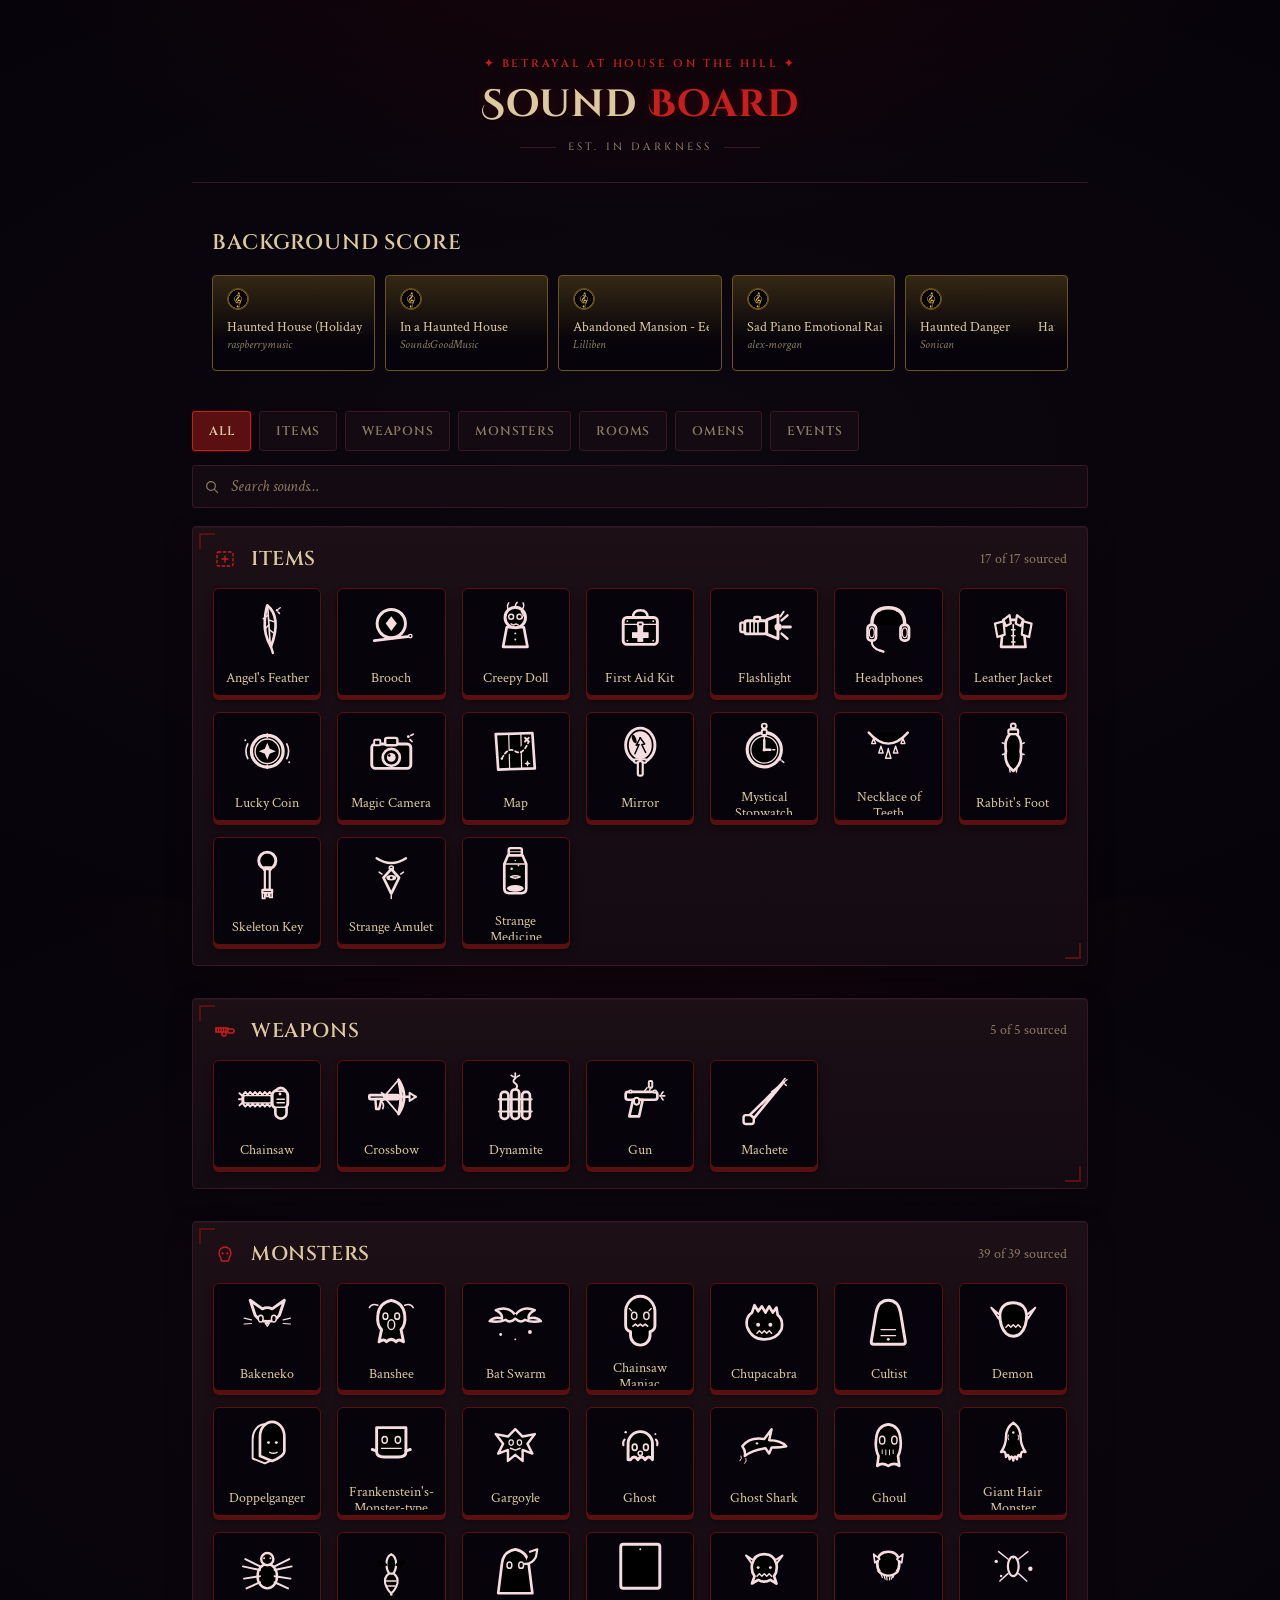
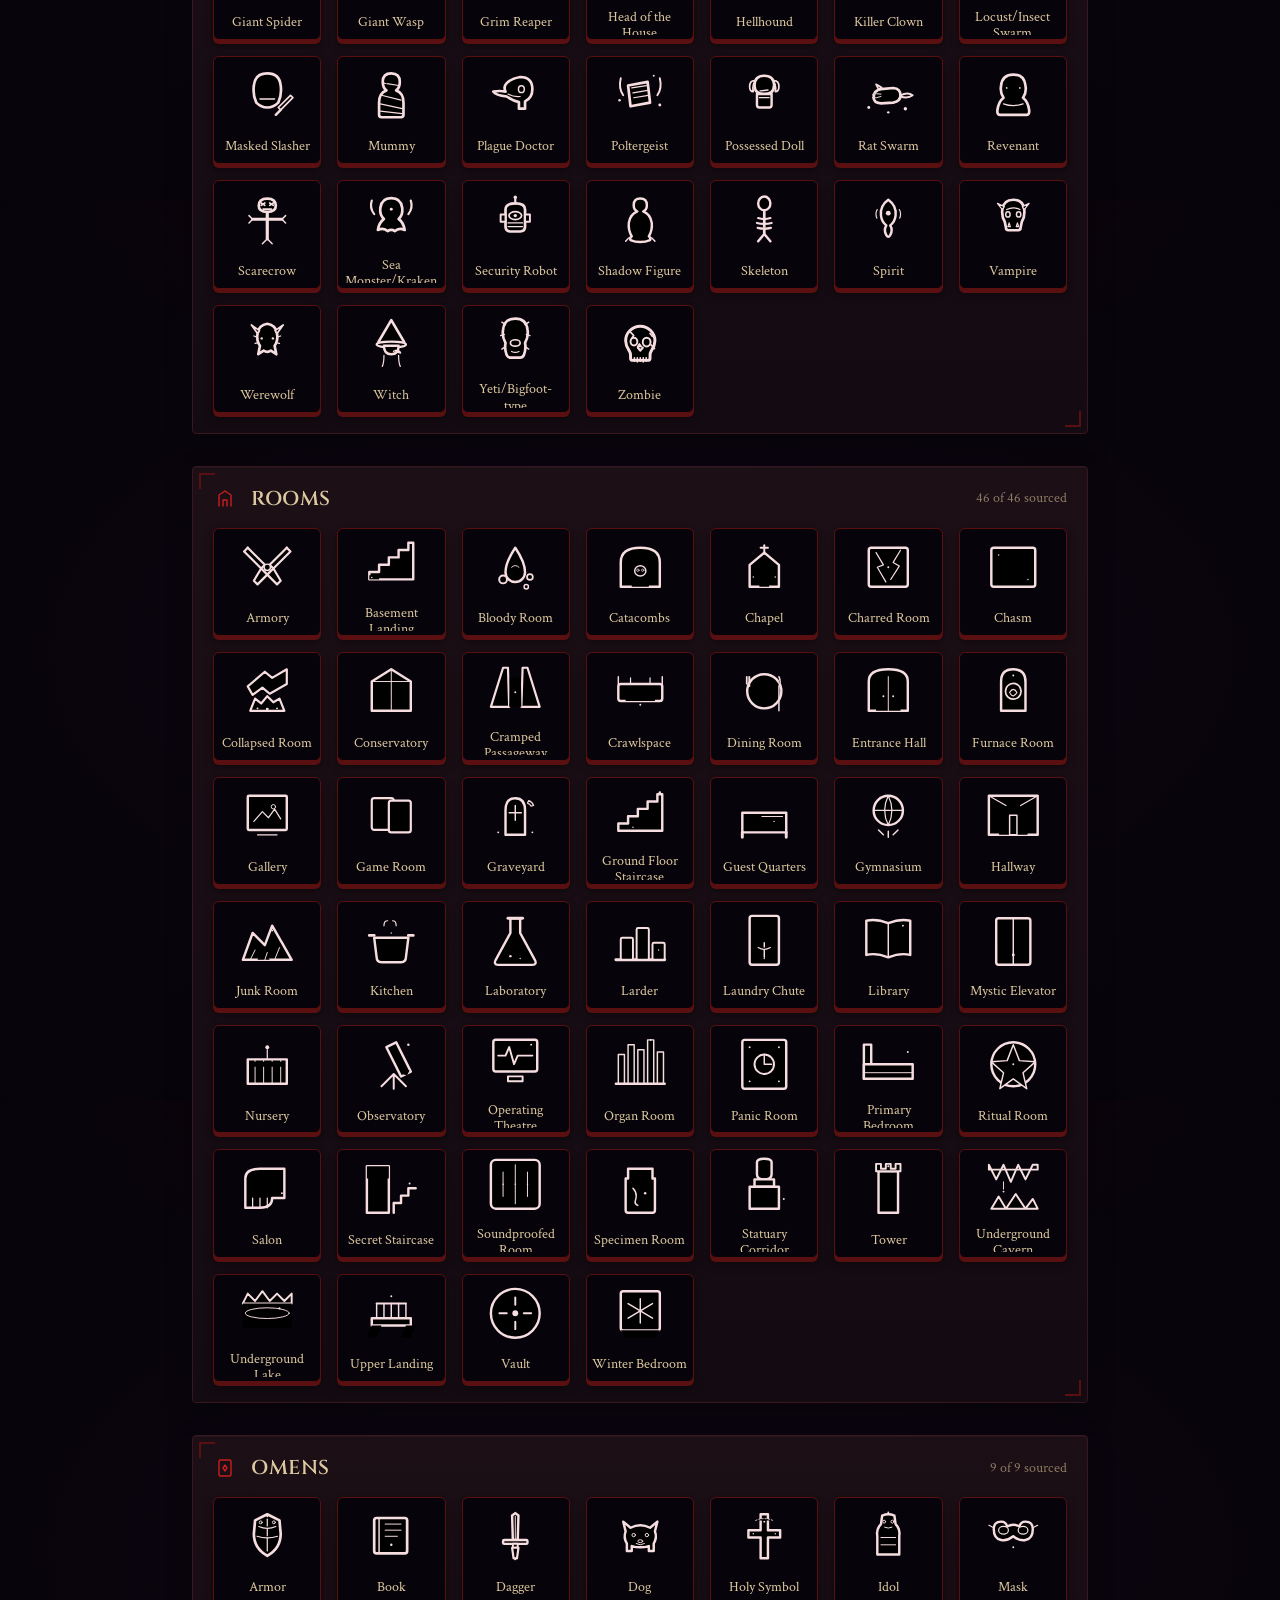
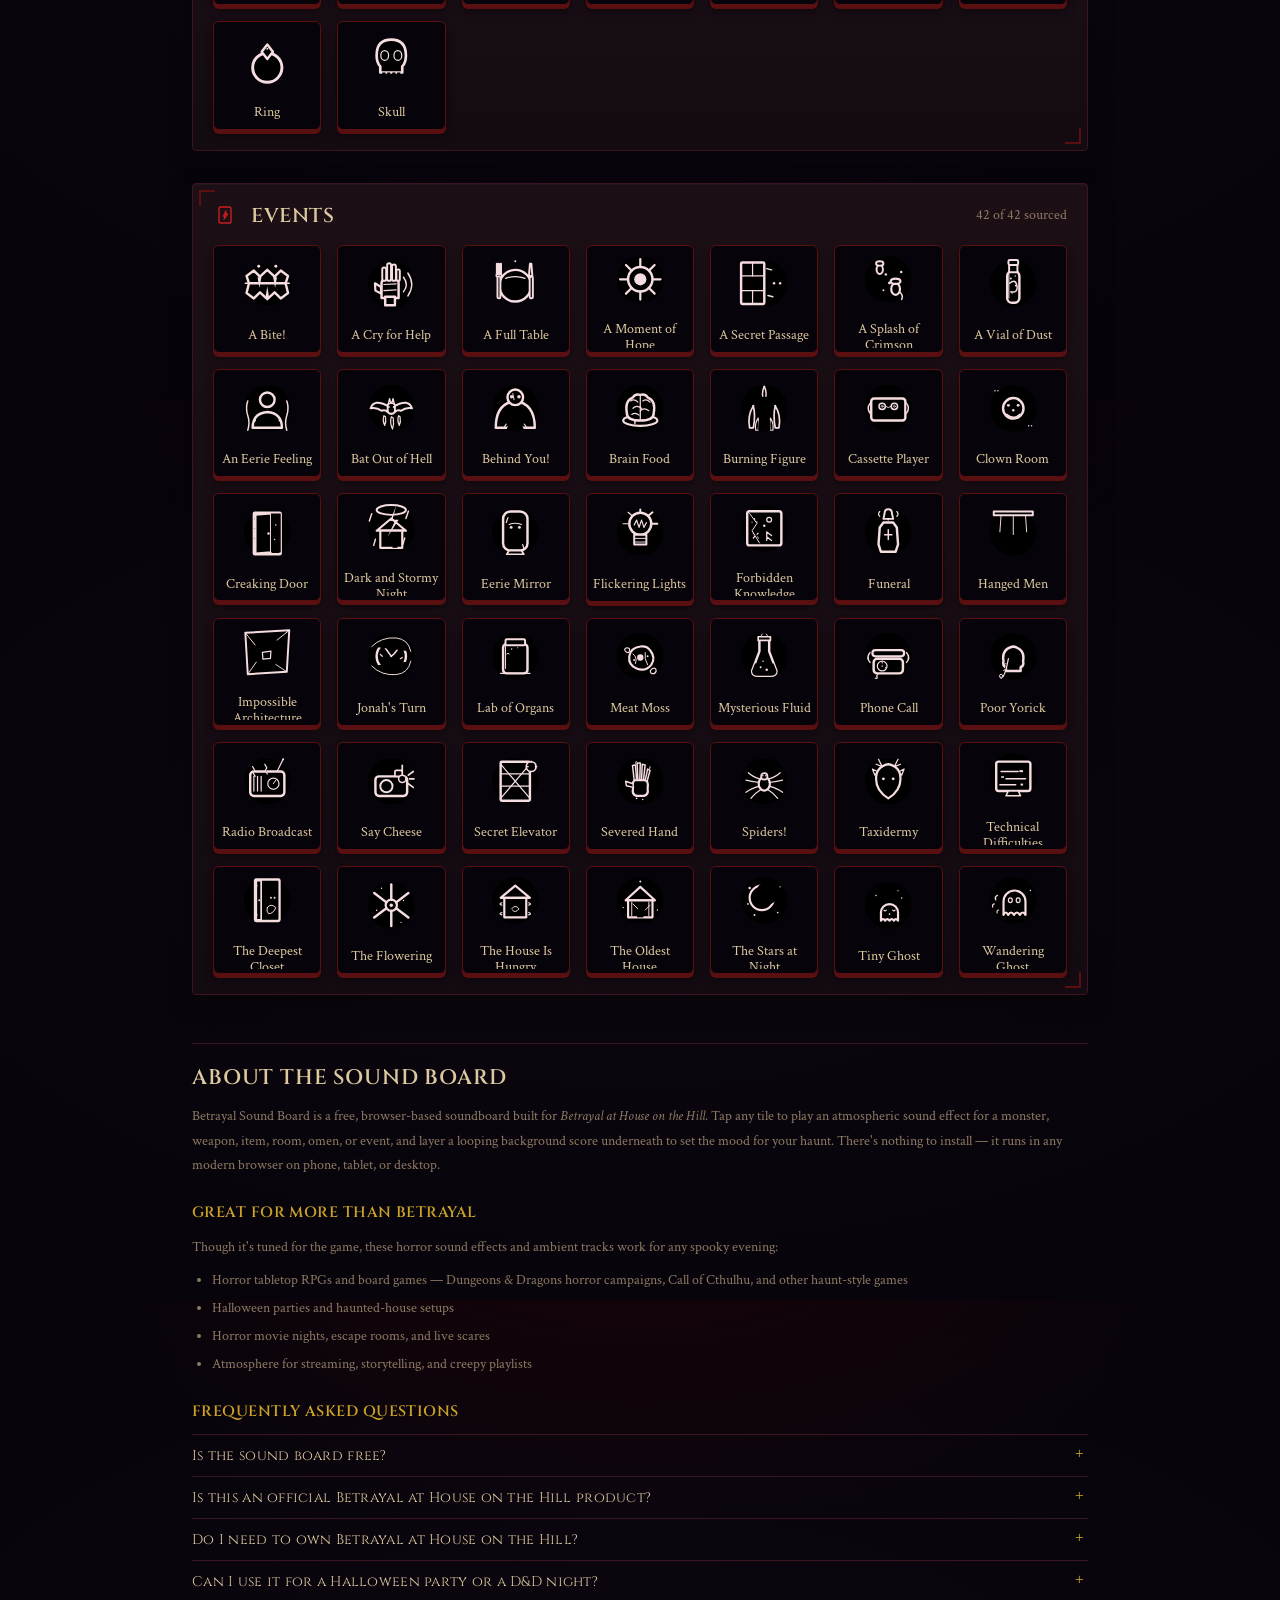
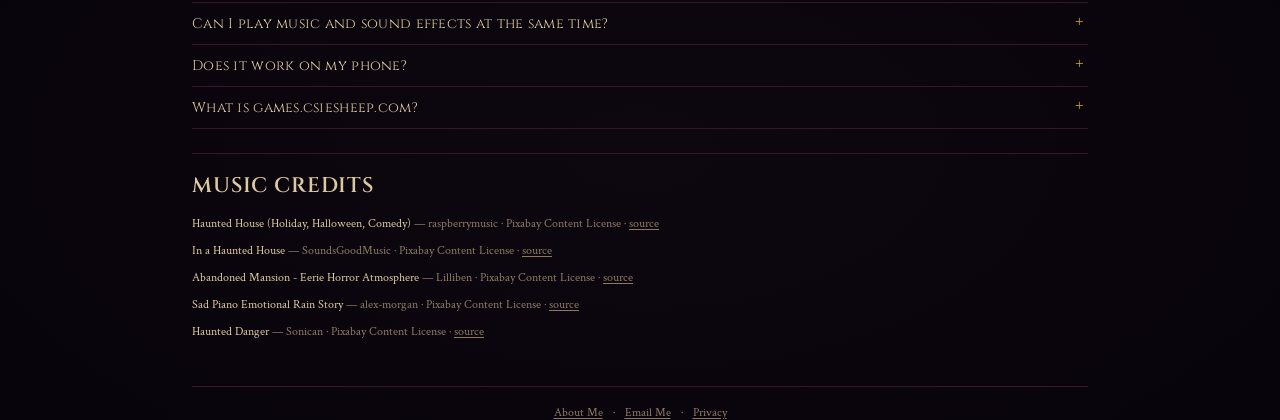
<file: index.html>
<!DOCTYPE html>
<html lang="en">
<head>
  <meta charset="UTF-8">
  <meta name="viewport" content="width=device-width, initial-scale=1.0">

  <!-- Google tag (gtag.js) -->
  <script async src="https://www.googletagmanager.com/gtag/js?id=G-Q4VS3P3T58"></script>
  <script>
    window.dataLayer = window.dataLayer || [];
    function gtag(){dataLayer.push(arguments);}
    gtag('js', new Date());

    gtag('config', 'G-Q4VS3P3T58');
  </script>
  <meta name="google-site-verification" content="H9yxS0g8GT9Xgk5vbxZVVi18vbkw7nSJnt7ozOyUka4" />

  <title>Betrayal at House on the Hill Soundboard — Monster, Weapon &amp; Room Sound Effects</title>
  <meta name="description" content="Free soundboard for Betrayal at House on the Hill: atmospheric sound effects and music for monsters, weapons, items, rooms, omens, and events.">
  <link rel="canonical" href="https://games.csiesheep.com/betrayal_sound_board/">
  <meta name="theme-color" content="#06030a">

  <!-- Icons -->
  <link rel="icon" href="favicon.svg" type="image/svg+xml">

  <!-- Open Graph -->
  <meta property="og:type" content="website">
  <meta property="og:site_name" content="Betrayal Sound Board">
  <meta property="og:title" content="Betrayal at House on the Hill Soundboard">
  <meta property="og:description" content="Atmospheric sound effects and background music for your haunt — monsters, weapons, items, rooms, omens, and events. Free, right in your browser.">
  <meta property="og:url" content="https://games.csiesheep.com/betrayal_sound_board/">
  <meta property="og:image" content="https://games.csiesheep.com/betrayal_sound_board/og-image.png">
  <meta property="og:image:type" content="image/png">
  <meta property="og:image:width" content="1200">
  <meta property="og:image:height" content="630">
  <meta property="og:image:alt" content="Betrayal at House on the Hill Sound Board">

  <!-- Twitter -->
  <meta name="twitter:card" content="summary_large_image">
  <meta name="twitter:title" content="Betrayal at House on the Hill Soundboard">
  <meta name="twitter:description" content="Atmospheric sound effects and background music for your haunt — monsters, weapons, items, rooms, omens, and events.">
  <meta name="twitter:image" content="https://games.csiesheep.com/betrayal_sound_board/og-image.png">

  <link rel="preconnect" href="https://fonts.googleapis.com">
  <link rel="preconnect" href="https://fonts.gstatic.com" crossorigin>
  <link href="https://fonts.googleapis.com/css2?family=Cinzel+Decorative:wght@400;700;900&family=Cinzel:wght@400;500;600;700&family=Crimson+Text:ital,wght@0,400;0,600;1,400&display=swap" rel="stylesheet">
  <link rel="stylesheet" href="css/style.css">

  <!-- Structured data -->
  <script type="application/ld+json">
  {
    "@context": "https://schema.org",
    "@graph": [
      {
        "@type": "WebSite",
        "@id": "https://games.csiesheep.com/betrayal_sound_board/#website",
        "url": "https://games.csiesheep.com/betrayal_sound_board/",
        "name": "Betrayal Sound Board",
        "description": "A free soundboard for Betrayal at House on the Hill.",
        "inLanguage": "en",
        "potentialAction": {
          "@type": "SearchAction",
          "target": {
            "@type": "EntryPoint",
            "urlTemplate": "https://games.csiesheep.com/betrayal_sound_board/?q={search_term_string}"
          },
          "query-input": "required name=search_term_string"
        }
      },
      {
        "@type": "WebApplication",
        "@id": "https://games.csiesheep.com/betrayal_sound_board/#app",
        "url": "https://games.csiesheep.com/betrayal_sound_board/",
        "name": "Betrayal Sound Board",
        "description": "Atmospheric sound effects and background music for Betrayal at House on the Hill — monsters, weapons, items, rooms, omens, and events.",
        "applicationCategory": "GameApplication",
        "operatingSystem": "Any (modern web browser)",
        "browserRequirements": "Requires JavaScript",
        "isAccessibleForFree": true,
        "offers": { "@type": "Offer", "price": "0", "priceCurrency": "USD" },
        "about": { "@type": "Game", "name": "Betrayal at House on the Hill" }
      }
    ]
  }
  </script>

  <!-- Google AdSense -->
  <script async src="https://pagead2.googlesyndication.com/pagead/js/adsbygoogle.js?client=ca-pub-1718750784240290"
     crossorigin="anonymous"></script>
</head>
<body>
  <h2 class="sr-only">Betrayal Sound Board: a soundboard for the Betrayal at House on the Hill board game, with searchable category tabs and image buttons for each sound effect.</h2>

  <!-- Static catalog: crawlable fallback of every element, mirroring the
       JavaScript-rendered board (shown only when JS is disabled). -->
  <noscript>
    <section class="static-catalog">
      <h2>Betrayal at House on the Hill — sound effects &amp; music</h2>
      <p>This soundboard plays atmospheric sound effects and background music for <em>Betrayal at House on the Hill</em>. JavaScript is required for playback. It covers the following elements from the game:</p>

      <h3>Item sound effects</h3>
      <p>Angel's Feather, Brooch, Creepy Doll, First Aid Kit, Flashlight, Headphones, Leather Jacket, Lucky Coin, Magic Camera, Map, Mirror, Mystical Stopwatch, Necklace of Teeth, Rabbit's Foot, Skeleton Key, Strange Amulet, Strange Medicine.</p>

      <h3>Weapon sound effects</h3>
      <p>Chainsaw, Crossbow, Dynamite, Gun, Machete.</p>

      <h3>Monster sound effects</h3>
      <p>Bakeneko, Banshee, Bat Swarm, Chainsaw Maniac, Chupacabra, Cultist, Demon, Doppelganger, Frankenstein's-Monster-type Creation, Gargoyle, Ghost, Ghost Shark, Ghoul, Giant Hair Monster, Giant Spider, Giant Wasp, Grim Reaper, Head of the House, Hellhound, Killer Clown, Locust/Insect Swarm, Masked Slasher, Mummy, Plague Doctor, Poltergeist, Possessed Doll, Rat Swarm, Revenant, Scarecrow, Sea Monster/Kraken, Security Robot, Shadow Figure, Skeleton, Spirit, Vampire, Werewolf, Witch, Yeti/Bigfoot-type, Zombie.</p>

      <h3>Room sound effects</h3>
      <p>Armory, Basement Landing, Bloody Room, Catacombs, Chapel, Charred Room, Chasm, Collapsed Room, Conservatory, Cramped Passageway, Crawlspace, Dining Room, Entrance Hall, Furnace Room, Gallery, Game Room, Graveyard, Ground Floor Staircase, Guest Quarters, Gymnasium, Hallway, Junk Room, Kitchen, Laboratory, Larder, Laundry Chute, Library, Mystic Elevator, Nursery, Observatory, Operating Theatre, Organ Room, Panic Room, Primary Bedroom, Ritual Room, Salon, Secret Staircase, Soundproofed Room, Specimen Room, Statuary Corridor, Tower, Underground Cavern, Underground Lake, Upper Landing, Vault, Winter Bedroom.</p>

      <h3>Omen sound effects</h3>
      <p>Armor, Book, Dagger, Dog, Holy Symbol, Idol, Mask, Ring, Skull.</p>

      <h3>Event sound effects</h3>
      <p>A Bite!, A Cry for Help, A Full Table, A Moment of Hope, A Secret Passage, A Splash of Crimson, A Vial of Dust, An Eerie Feeling, Bat Out of Hell, Behind You!, Brain Food, Burning Figure, Cassette Player, Clown Room, Creaking Door, Dark and Stormy Night, Eerie Mirror, Flickering Lights, Forbidden Knowledge, Funeral, Hanged Men, Impossible Architecture, Jonah's Turn, Lab of Organs, Meat Moss, Mysterious Fluid, Phone Call, Poor Yorick, Radio Broadcast, Say Cheese, Secret Elevator, Severed Hand, Spiders!, Taxidermy, Technical Difficulties, The Deepest Closet, The Flowering, The House Is Hungry, The Oldest House, The Stars at Night, Tiny Ghost, Wandering Ghost.</p>
    </section>
  </noscript>

  <div class="wrap">
    <header class="hero">
      <p class="title-eyebrow">✦ Betrayal at House on the Hill ✦</p>
      <h1>Sound <span class="title-accent">Board</span></h1>
      <p class="title-tagline"><span class="tagline-rule"></span>Est. in Darkness<span class="tagline-rule"></span></p>
    </header>

    <section class="music-panel" aria-label="Background Score">
      <div class="music-panel-head">
        <h2 class="section-title">Background Score</h2>
        <div class="music-player" id="music-player">
          <span class="music-now sr-only" id="music-now"></span>
          <svg class="music-vol-icon" aria-hidden="true"><use href="#i-volume"></use></svg>
          <input type="range" class="music-volume" id="music-volume" min="0" max="1" step="0.01" value="0.5" aria-label="Music volume">
          <button type="button" class="music-stop" id="music-stop" aria-label="Stop music">
            <svg><use href="#i-close"></use></svg>
          </button>
        </div>
      </div>
      <div class="music-tracks" id="music-tracks">
        <!-- rendered by js/app.js from data/music.json -->
      </div>
    </section>

    <div class="board-controls">
      <div class="tabs" id="category-tabs" role="tablist" aria-label="Filter by category">
        <!-- rendered by js/app.js from data/catalog.json -->
      </div>
      <div class="search-wrap">
        <svg class="search-icon" aria-hidden="true"><use href="#i-search"></use></svg>
        <input type="search" id="search-input" class="search-input" placeholder="Search sounds…" aria-label="Search sounds">
        <button type="button" id="search-clear" class="search-clear" aria-label="Clear search" hidden>
          <svg><use href="#i-close"></use></svg>
        </button>
      </div>
    </div>

    <main class="categories" id="categories">
      <!-- rendered by js/app.js from data/catalog.json + data/sounds.json -->
    </main>

    <p class="no-results" id="no-results" hidden>No sounds found for "<span id="no-results-term"></span>"</p>

    <section class="about" aria-labelledby="about-title">
      <h2 class="section-title" id="about-title">About the Sound Board</h2>
      <p>Betrayal Sound Board is a free, browser-based soundboard built for
        <em>Betrayal at House on the Hill</em>. Tap any tile to play an
        atmospheric sound effect for a monster, weapon, item, room, omen, or
        event, and layer a looping background score underneath to set the mood
        for your haunt. There's nothing to install — it runs in any modern
        browser on phone, tablet, or desktop.</p>

      <h3 class="about-subtitle">Great for more than Betrayal</h3>
      <p>Though it's tuned for the game, these horror sound effects and
        ambient tracks work for any spooky evening:</p>
      <ul class="about-uses">
        <li>Horror tabletop RPGs and board games — Dungeons &amp; Dragons
          horror campaigns, Call of Cthulhu, and other haunt-style games</li>
        <li>Halloween parties and haunted-house setups</li>
        <li>Horror movie nights, escape rooms, and live scares</li>
        <li>Atmosphere for streaming, storytelling, and creepy playlists</li>
      </ul>

      <h3 class="about-subtitle">Frequently asked questions</h3>
      <div class="faq">
        <details>
          <summary>Is the sound board free?</summary>
          <p>Yes — it's completely free, with no account, sign-up, or download
            required. Just open the page and play.</p>
        </details>
        <details>
          <summary>Is this an official Betrayal at House on the Hill product?</summary>
          <p>No. This is an unofficial fan project, not affiliated with or
            endorsed by Hasbro / Avalon Hill. Betrayal at House on the Hill is
            a trademark of Hasbro, Inc.</p>
        </details>
        <details>
          <summary>Do I need to own Betrayal at House on the Hill?</summary>
          <p>No. It's organized around the game's monsters, rooms, and events,
            but the sounds stand on their own for any horror atmosphere.</p>
        </details>
        <details>
          <summary>Can I use it for a Halloween party or a D&amp;D night?</summary>
          <p>Absolutely. Trigger one-shot sound effects on demand and loop a
            background score for parties, tabletop RPGs, or horror movie nights.</p>
        </details>
        <details>
          <summary>Can I play music and sound effects at the same time?</summary>
          <p>Yes. The background score loops continuously while you tap
            individual sound-effect tiles over the top of it.</p>
        </details>
        <details>
          <summary>Does it work on my phone?</summary>
          <p>Yes — the board works in any modern mobile or desktop browser,
            no app needed.</p>
        </details>
        <details>
          <summary>What is games.csiesheep.com?</summary>
          <p>This soundboard is one of several free browser games and tools at
            <a href="https://games.csiesheep.com/">games.csiesheep.com</a>, a
            small hub of hobby projects.</p>
        </details>
      </div>
    </section>

    <section class="credits" aria-label="Music credits">
      <h2 class="section-title">Music Credits</h2>
      <ul class="credits-list" id="music-credits">
        <!-- rendered by js/app.js from data/music.json -->
      </ul>
    </section>

    <div class="ad-slot">
      <!-- square bottom -->
      <ins class="adsbygoogle"
           style="display:block"
           data-ad-client="ca-pub-1718750784240290"
           data-ad-slot="4929405343"
           data-ad-format="auto"
           data-full-width-responsive="true"></ins>
      <script>
           (adsbygoogle = window.adsbygoogle || []).push({});
      </script>
    </div>

    <footer class="site-footer">
      <a href="https://csiesheep.com" target="_blank" rel="noopener">About Me</a>
      <span class="site-footer-sep" aria-hidden="true">·</span>
      <a href="mailto:csiegoat@gmail.com">Email Me</a>
      <span class="site-footer-sep" aria-hidden="true">·</span>
      <a href="https://csiesheep.com/privacy-policy/" target="_blank" rel="noopener">Privacy</a>
    </footer>
  </div>

  <svg style="display:none" aria-hidden="true">
    <defs>
      <symbol id="i-close" viewBox="0 0 24 24" fill="none" stroke="currentColor" stroke-width="2" stroke-linecap="round"><line x1="5" y1="5" x2="19" y2="19"/><line x1="19" y1="5" x2="5" y2="19"/></symbol>
      <symbol id="i-chevron" viewBox="0 0 24 24" fill="none" stroke="currentColor" stroke-width="2" stroke-linecap="round" stroke-linejoin="round"><polyline points="6 9 12 15 18 9"/></symbol>
      <symbol id="i-volume" viewBox="0 0 24 24" fill="none" stroke="currentColor" stroke-width="1.6" stroke-linecap="round" stroke-linejoin="round"><path d="M4 10v4h4l5 4V6l-5 4Z"/><path d="M16.5 9a4.5 4.5 0 0 1 0 6"/></symbol>
      <symbol id="i-link" viewBox="0 0 24 24" fill="none" stroke="currentColor" stroke-width="1.6" stroke-linecap="round" stroke-linejoin="round"><path d="M10 14a4 4 0 0 0 5.7 0l2.6-2.6a4 4 0 0 0-5.7-5.7L11 7"/><path d="M14 10a4 4 0 0 0-5.7 0L5.7 12.6a4 4 0 0 0 5.7 5.7L13 17"/></symbol>
      <symbol id="i-search" viewBox="0 0 24 24" fill="none" stroke="currentColor" stroke-width="1.8" stroke-linecap="round" stroke-linejoin="round"><circle cx="10.5" cy="10.5" r="6.5"/><line x1="15.3" y1="15.3" x2="20.5" y2="20.5"/></symbol>

      <symbol id="i-placeholder" viewBox="0 0 24 24" fill="none" stroke="currentColor" stroke-width="1.3" stroke-linecap="round" stroke-linejoin="round">
        <rect x="4" y="5" width="16" height="14" rx="1.5" stroke-dasharray="2.5 2.5"/>
        <line x1="12" y1="9" x2="12" y2="15"/>
        <line x1="9" y1="12" x2="15" y2="12"/>
      </symbol>

      <symbol id="i-cat-weapon" viewBox="0 0 24 24" fill="none" stroke="currentColor" stroke-width="1.4" stroke-linecap="round" stroke-linejoin="round">
        <path d="M3 14 15 14 15 10 3 10 Z"/>
        <path d="M3 10 v4 M5.5 10 v4 M8 10 v4 M10.5 10 v4 M13 10 v4"/>
        <path d="M15 11 h4 a2 2 0 0 1 0 4 h-4"/>
        <path d="M9 14 v3 a1 1 0 0 0 1 1 h2 a1 1 0 0 0 1 -1 v-3"/>
      </symbol>

      <symbol id="i-cat-monster" viewBox="0 0 24 24" fill="none" stroke="currentColor" stroke-width="1.4" stroke-linecap="round" stroke-linejoin="round">
        <path d="M6 11a6 6 0 0 1 12 0c0 2.2-1 3.4-1.6 4.3-.4.6-.4 1-.4 1.7v1a1 1 0 0 1-1 1h-6a1 1 0 0 1-1-1v-1c0-.7 0-1.1-.4-1.7C7 14.4 6 13.2 6 11Z"/>
        <circle cx="9.6" cy="11.4" r="1.1" fill="currentColor" stroke="none"/>
        <circle cx="14.4" cy="11.4" r="1.1" fill="currentColor" stroke="none"/>
      </symbol>

      <symbol id="i-cat-room" viewBox="0 0 24 24" fill="none" stroke="currentColor" stroke-width="1.4" stroke-linecap="round" stroke-linejoin="round">
        <path d="M6 20V9l6-4 6 4v11"/>
        <path d="M10 20v-6h4v6"/>
      </symbol>

      <symbol id="i-cat-omen" viewBox="0 0 24 24" fill="none" stroke="currentColor" stroke-width="1.4" stroke-linecap="round" stroke-linejoin="round">
        <rect x="6" y="4" width="12" height="16" rx="1.5"/>
        <path d="M12 9 L14 12 L12 15 L10 12 Z"/>
      </symbol>

      <symbol id="i-cat-event" viewBox="0 0 24 24" fill="none" stroke="currentColor" stroke-width="1.4" stroke-linecap="round" stroke-linejoin="round">
        <rect x="6" y="4" width="12" height="16" rx="1.5"/>
        <path d="M13 8 L10.5 13 L12.5 13 L11 16 L14.5 11 L12.5 11 Z"/>
      </symbol>

      <symbol id="i-flashlight" viewBox="0 0 24 24" stroke-linecap="round" stroke-linejoin="round">
        <rect class="fill-dim" x="2.2" y="10.1" width="2" height="3.8" rx="0.5" stroke="currentColor" stroke-width="1"/>
        <rect class="fill-dim" x="4" y="9.3" width="9" height="5.4" rx="1" stroke="currentColor" stroke-width="1.2"/>
        <line x1="6.2" y1="9.7" x2="6.2" y2="14.1" stroke="currentColor" stroke-width="0.7"/>
        <line x1="7.8" y1="9.7" x2="7.8" y2="14.1" stroke="currentColor" stroke-width="0.7"/>
        <line x1="9.4" y1="9.7" x2="9.4" y2="14.1" stroke="currentColor" stroke-width="0.7"/>
        <rect class="fill-dim" x="7.9" y="7.8" width="2.4" height="1.7" rx="0.5" stroke="currentColor" stroke-width="1"/>
        <path class="fill-dim" d="M13 9 L17.6 7.1 L17.6 16.7 L13 14.8 Z" stroke="currentColor" stroke-width="1.2"/>
        <circle cx="17.7" cy="11.9" r="1.5" fill="currentColor"/>
        <line x1="19.7" y1="11.9" x2="22.7" y2="11.9" stroke="currentColor" stroke-width="1.2"/>
        <line x1="19.1" y1="9.2" x2="21.5" y2="7.1" stroke="currentColor" stroke-width="1"/>
        <line x1="19.1" y1="14.6" x2="21.5" y2="16.7" stroke="currentColor" stroke-width="1"/>
        <line x1="18.6" y1="7.6" x2="19.9" y2="5.6" stroke="currentColor" stroke-width="0.8"/>
      </symbol>

      <symbol id="i-chainsaw" viewBox="0 0 24 24" stroke-linecap="round" stroke-linejoin="round">
        <rect class="fill-dim" x="2" y="10.2" width="12" height="3.6" rx="1" stroke="currentColor" stroke-width="1.2"/>
        <path class="stroke-only" d="M2 10.2 L3 9 L4 10.2 L5 9 L6 10.2 L7 9 L8 10.2 L9 9 L10 10.2 L11 9 L12 10.2 L13 9 L14 10.2" stroke="currentColor" stroke-width="0.8"/>
        <path class="stroke-only" d="M2 13.8 L3 15 L4 13.8 L5 15 L6 13.8 L7 15 L8 13.8 L9 15 L10 13.8 L11 15 L12 13.8 L13 15 L14 13.8" stroke="currentColor" stroke-width="0.8"/>
        <rect class="fill-dim" x="14" y="8.4" width="6.4" height="7.2" rx="2" stroke="currentColor" stroke-width="1.2"/>
        <circle cx="17.2" cy="9.8" r="0.6" fill="currentColor"/>
        <line x1="16" y1="12" x2="19" y2="12" stroke="currentColor" stroke-width="0.6"/>
        <line x1="16" y1="13.4" x2="19" y2="13.4" stroke="currentColor" stroke-width="0.6"/>
        <path class="stroke-only" d="M15.5 8.4 Q17.5 6.2 19.5 8.4" stroke="currentColor" stroke-width="1.1"/>
        <path class="stroke-only" d="M15.3 15.6 v2 a2.3 2.3 0 0 0 4.6 0 v-2" stroke="currentColor" stroke-width="1.1"/>
        <line x1="0.6" y1="9.5" x2="1.8" y2="10.6" stroke="currentColor" stroke-width="0.8"/>
        <line x1="0.4" y1="12" x2="1.8" y2="12" stroke="currentColor" stroke-width="0.8"/>
        <line x1="0.6" y1="14.5" x2="1.8" y2="13.4" stroke="currentColor" stroke-width="0.8"/>
      </symbol>

      <symbol id="i-skull" viewBox="0 0 24 24" stroke-linecap="round" stroke-linejoin="round">
        <path class="fill-dim" d="M6 11a6 6 0 0 1 12 0c0 2.2-1 3.4-1.6 4.3-.4.6-.4 1-.4 1.7v1a1 1 0 0 1-1 1h-6a1 1 0 0 1-1-1v-1c0-.7 0-1.1-.4-1.7C7 14.4 6 13.2 6 11Z" stroke="currentColor" stroke-width="1.2"/>
        <ellipse class="fill-void" cx="9.4" cy="11.3" rx="1.4" ry="1.6" stroke="currentColor" stroke-width="0.8"/>
        <ellipse class="fill-void" cx="14.6" cy="11.5" rx="1.6" ry="1.8" stroke="currentColor" stroke-width="0.8"/>
        <path class="fill-void" d="M11.6 12.2 L12.5 13.4 L10.9 13.4 Z" stroke="currentColor" stroke-width="0.6"/>
        <path class="stroke-only" d="M11 13.8 12 15 13 13.8" stroke="currentColor" stroke-width="0.9"/>
        <path class="stroke-only" d="M9.6 18 v1.3 M10.8 18 v1.6 M12 18 v1.3 M13.2 18 v1.6 M14.4 18 v1.3" stroke="currentColor" stroke-width="0.7"/>
        <path class="stroke-only" d="M8 7.4 L9.3 8.8 L8.6 9.8" stroke="currentColor" stroke-width="0.7"/>
        <path class="stroke-only" d="M16 8 L17 9.2" stroke="currentColor" stroke-width="0.7"/>
        <line x1="16.4" y1="12.6" x2="17.8" y2="14.2" stroke="currentColor" stroke-width="0.7"/>
      </symbol>

      <symbol id="i-ghost" viewBox="0 0 24 24" stroke-linecap="round" stroke-linejoin="round">
        <path class="fill-dim" d="M7 11 A5 5 0 0 1 17 11 L17 17.5 Q15.5 15.3 14 17.5 Q12.5 15.3 11 17.5 Q9.5 15.3 8 17.5 L7 17.5 Z" stroke="currentColor" stroke-width="1.2"/>
        <ellipse class="fill-void" cx="9.7" cy="12.4" rx="1" ry="1.3" stroke="currentColor" stroke-width="0.7"/>
        <ellipse class="fill-void" cx="14.3" cy="12.4" rx="1" ry="1.3" stroke="currentColor" stroke-width="0.7"/>
        <circle class="fill-void" cx="12" cy="14.9" r="0.9" stroke="currentColor" stroke-width="0.6"/>
        <path class="stroke-only" d="M5.6 9.2 Q4.6 10.2 5.1 11.6" stroke="currentColor" stroke-width="0.8"/>
        <path class="stroke-only" d="M18.4 9.2 Q19.4 10.2 18.9 11.6" stroke="currentColor" stroke-width="0.8"/>
        <circle cx="6" cy="6.2" r="0.5" fill="currentColor"/>
        <circle cx="18.2" cy="7" r="0.4" fill="currentColor"/>
      </symbol>

      <symbol id="i-bakeneko" viewBox="0 0 24 24" stroke-linecap="round" stroke-linejoin="round">
        <path class="fill-dim" d="M7 9 L5 3 L10 6.5 Q12 5.5 14 6.5 L19 3 L17 9 A6 6 0 0 1 7 9 Z" stroke="currentColor" stroke-width="1.2"/>
        <ellipse class="fill-void" cx="9.3" cy="10.5" rx="1" ry="1.4" stroke="currentColor" stroke-width="0.6"/>
        <ellipse class="fill-void" cx="14.7" cy="10.5" rx="1" ry="1.4" stroke="currentColor" stroke-width="0.6"/>
        <path class="stroke-only" d="M11.2 12.4 L12.8 12.4 L12 13.6 Z" stroke="currentColor" stroke-width="0.6"/>
        <path class="stroke-only" d="M5.5 11 L2.5 10.3 M5.5 12.5 L2.5 12.7 M18.5 11 L21.5 10.3 M18.5 12.5 L21.5 12.7" stroke="currentColor" stroke-width="0.5"/>
      </symbol>

      <symbol id="i-banshee" viewBox="0 0 24 24" stroke-linecap="round" stroke-linejoin="round">
        <path class="fill-dim" d="M12 3 Q7 4 6.5 9 Q6 13 8 15 L7 20 Q9 18.5 10 20 Q12 18 14 20 Q15 18.5 17 20 L16 15 Q18 13 17.5 9 Q17 4 12 3 Z" stroke="currentColor" stroke-width="1.2"/>
        <ellipse class="fill-void" cx="9.6" cy="9.5" rx="1" ry="1.3" stroke="currentColor" stroke-width="0.6"/>
        <ellipse class="fill-void" cx="14.4" cy="9.5" rx="1" ry="1.3" stroke="currentColor" stroke-width="0.6"/>
        <ellipse class="fill-void" cx="12" cy="13" rx="1.4" ry="2" stroke="currentColor" stroke-width="0.6"/>
        <path class="stroke-only" d="M6.5 5 Q4 4 3 6 M17.5 5 Q20 4 21 6" stroke="currentColor" stroke-width="0.6"/>
      </symbol>

      <symbol id="i-bat-swarm" viewBox="0 0 24 24" stroke-linecap="round" stroke-linejoin="round">
        <path class="fill-dim" d="M12 9 Q9 5 4 7 Q7 8.5 6.5 10.5 Q3.5 9.5 1.5 11.5 Q5 12.3 8 11 Q10 12.5 12 10.5 Q14 12.5 16 11 Q19 12.3 22.5 11.5 Q20.5 9.5 17.5 10.5 Q17 8.5 20 7 Q15 5 12 9 Z" stroke="currentColor" stroke-width="1"/>
        <ellipse class="fill-void" cx="12" cy="9.3" rx="0.5" ry="0.7"/>
        <circle cx="6" cy="17" r="0.6" fill="currentColor"/>
        <circle cx="18" cy="16" r="0.8" fill="currentColor"/>
        <circle cx="12" cy="19" r="0.4" fill="currentColor"/>
      </symbol>

      <symbol id="i-chainsaw-maniac" viewBox="0 0 24 24" stroke-linecap="round" stroke-linejoin="round">
        <path class="fill-dim" d="M12 3 A6 6.5 0 0 1 18 10 L18 15 Q18 17 16 17.5 L16 19 A4 4 0 0 1 8 19 L8 17.5 Q6 17 6 15 L6 10 A6 6.5 0 0 1 12 3 Z" stroke="currentColor" stroke-width="1.2"/>
        <ellipse class="fill-void" cx="9.5" cy="11" rx="1.1" ry="1.5" stroke="currentColor" stroke-width="0.6"/>
        <ellipse class="fill-void" cx="14.5" cy="11" rx="1.1" ry="1.5" stroke="currentColor" stroke-width="0.6"/>
        <path class="stroke-only" d="M9 15.2 L10 14.4 L11 15.2 L12 14.4 L13 15.2 L14 14.4 L15 15.2" stroke="currentColor" stroke-width="0.7"/>
        <path class="stroke-only" d="M7.5 8 L8.5 9 M16.5 8 L15.5 9" stroke="currentColor" stroke-width="0.5"/>
      </symbol>

      <symbol id="i-chupacabra" viewBox="0 0 24 24" stroke-linecap="round" stroke-linejoin="round">
        <path class="fill-dim" d="M5 14 Q4 10 7 8 L8 5 L9.5 7.5 L11 5.5 L12.5 8 L14 5.5 L15.5 8 L17 6 L17.5 9 Q20 11 19 15 Q17 19 12 19 Q7 19 5 14 Z" stroke="currentColor" stroke-width="1.1"/>
        <path class="stroke-only" d="M9 16.5 L10 15.5 L11 16.5 L12 15.5 L13 16.5 L14 15.5 L15 16.5" stroke="currentColor" stroke-width="0.6"/>
        <circle cx="9.5" cy="13" r="0.8" fill="currentColor"/>
        <circle cx="14.5" cy="13" r="0.8" fill="currentColor"/>
      </symbol>

      <symbol id="i-cultist" viewBox="0 0 24 24" stroke-linecap="round" stroke-linejoin="round">
        <path class="fill-dim" d="M12 3 Q8 3 7 8 L5 20 Q5 21 6 21 L18 21 Q19 21 19 20 L17 8 Q16 3 12 3 Z" stroke="currentColor" stroke-width="1.2"/>
        <path class="fill-void" d="M12 6 Q9.5 6 9 9.5 Q9 12 12 12.5 Q15 12 15 9.5 Q14.5 6 12 6 Z"/>
        <path class="stroke-only" d="M9 15 L15 15 M9 17.5 L15 17.5" stroke="currentColor" stroke-width="0.5"/>
        <circle cx="12" cy="19" r="0.6" fill="currentColor"/>
      </symbol>

      <symbol id="i-demon" viewBox="0 0 24 24" stroke-linecap="round" stroke-linejoin="round">
        <path class="fill-dim" d="M12 4 Q7 4 6.5 9 Q6.5 14 9 16.5 Q12 19 15 16.5 Q17.5 14 17.5 9 Q17 4 12 4 Z" stroke="currentColor" stroke-width="1.2"/>
        <path class="fill-dim" d="M6.5 9 L3 6 L6 10.5 Z M17.5 9 L21 6 L18 10.5 Z" stroke="currentColor" stroke-width="0.8"/>
        <path class="fill-void" d="M8.5 10.5 Q9.3 9.8 10 10.5 Q9.3 11.2 8.5 10.5 Z"/>
        <path class="fill-void" d="M15.5 10.5 Q14.7 9.8 14 10.5 Q14.7 11.2 15.5 10.5 Z"/>
        <path class="stroke-only" d="M9 14 L10 13 L11 14 L12 13 L13 14 L14 13 L15 14" stroke="currentColor" stroke-width="0.6"/>
      </symbol>

      <symbol id="i-doppelganger" viewBox="0 0 24 24" stroke-linecap="round" stroke-linejoin="round">
        <path class="stroke-only" d="M6 9 A5 6 0 0 1 16 9 L16 15 Q16 17 11 19 L6 17 Z" stroke="currentColor" stroke-width="0.8"/>
        <path class="fill-dim" d="M9 8 A5 6 0 0 1 19 8 L19 14 Q19 16 14 18 L9 16 Z" stroke="currentColor" stroke-width="1.1"/>
        <circle cx="12.5" cy="10.5" r="0.6" fill="currentColor"/>
        <circle cx="15.7" cy="10.5" r="0.6" fill="currentColor"/>
        <path class="stroke-only" d="M13 14.5 Q14.5 15.3 16 14.5" stroke="currentColor" stroke-width="0.6"/>
      </symbol>

      <symbol id="i-frankensteins-monster-type-creation" viewBox="0 0 24 24" stroke-linecap="round" stroke-linejoin="round">
        <path class="fill-dim" d="M6 6 L18 6 L18 16 Q18 18 15 18 L9 18 Q6 18 6 16 Z" stroke="currentColor" stroke-width="1.2"/>
        <ellipse class="fill-void" cx="9.3" cy="11" rx="1.1" ry="1.4" stroke="currentColor" stroke-width="0.6"/>
        <ellipse class="fill-void" cx="14.7" cy="11" rx="1.1" ry="1.4" stroke="currentColor" stroke-width="0.6"/>
        <path class="stroke-only" d="M8 14.5 L16 14.5" stroke="currentColor" stroke-width="0.6"/>
        <path class="stroke-only" d="M4.3 15 L6 15.5 M19.7 15 L18 15.5" stroke="currentColor" stroke-width="1.2"/>
        <circle cx="4.3" cy="15" r="0.6" fill="currentColor"/>
        <circle cx="19.7" cy="15" r="0.6" fill="currentColor"/>
      </symbol>

      <symbol id="i-gargoyle" viewBox="0 0 24 24" stroke-linecap="round" stroke-linejoin="round">
        <path class="fill-dim" d="M12 5 L9 8 L4 7 L7 11 L5 15 L9 13.5 L9 18 L12 15.5 L15 18 L15 13.5 L19 15 L17 11 L20 7 L15 8 Z" stroke="currentColor" stroke-width="1"/>
        <ellipse class="fill-void" cx="10.3" cy="10.5" rx="0.9" ry="1.1" stroke="currentColor" stroke-width="0.5"/>
        <ellipse class="fill-void" cx="13.7" cy="10.5" rx="0.9" ry="1.1" stroke="currentColor" stroke-width="0.5"/>
        <path class="stroke-only" d="M10 12.8 L12 13.6 L14 12.8" stroke="currentColor" stroke-width="0.6"/>
      </symbol>

      <symbol id="i-ghost-shark" viewBox="0 0 24 24" stroke-linecap="round" stroke-linejoin="round">
        <path class="fill-dim" d="M3 12 Q6 8 12 9 L15 5 L14 9.5 Q19 9.5 21 12 Q19 12.5 15 12.5 L14 15 L12.5 12.8 Q7 13.5 4 16 Q4.5 14 3 12 Z" stroke="currentColor" stroke-width="1"/>
        <circle cx="9" cy="10.8" r="0.5" fill="currentColor"/>
        <path class="stroke-only" d="M2 18 Q3 17 2.5 16 M4 19 Q5 18 4.5 17" stroke="currentColor" stroke-width="0.4"/>
      </symbol>

      <symbol id="i-ghoul" viewBox="0 0 24 24" stroke-linecap="round" stroke-linejoin="round">
        <path class="fill-dim" d="M12 3 Q7.5 3.5 7 9 Q6.5 13 8 16 L7.5 20 Q9.5 18.5 12 20 Q14.5 18.5 16.5 20 L16 16 Q17.5 13 17 9 Q16.5 3.5 12 3 Z" stroke="currentColor" stroke-width="1.1"/>
        <ellipse class="fill-void" cx="9.5" cy="9.5" rx="1.1" ry="1.6" stroke="currentColor" stroke-width="0.6"/>
        <ellipse class="fill-void" cx="14.5" cy="9.5" rx="1.1" ry="1.6" stroke="currentColor" stroke-width="0.6"/>
        <path class="fill-void" d="M9 13.5 L15 13.5 L15 15 Q12 16.5 9 15 Z"/>
        <path class="stroke-only" d="M9.5 13.5 L9.5 15 M11 13.5 L11 15.5 M12.5 13.5 L12.5 15.5 M14 13.5 L14 15" stroke="currentColor" stroke-width="0.4"/>
      </symbol>

      <symbol id="i-giant-hair-monster" viewBox="0 0 24 24" stroke-linecap="round" stroke-linejoin="round">
        <path class="fill-dim" d="M12 4 Q9 6 9 10 Q9 13 7 16 Q9 15 9 18 Q10 16 10.5 19 Q11.5 16.5 12 19.5 Q12.5 16.5 13.5 19 Q14 16 15 18 Q15 15 17 16 Q15 13 15 10 Q15 6 12 4 Z" stroke="currentColor" stroke-width="1"/>
        <circle cx="12" cy="8" r="0.5" fill="currentColor"/>
        <path class="stroke-only" d="M10 9 Q9.5 10 10 11 M14 9 Q14.5 10 14 11" stroke="currentColor" stroke-width="0.4"/>
      </symbol>

      <symbol id="i-giant-spider" viewBox="0 0 24 24" stroke-linecap="round" stroke-linejoin="round">
        <ellipse class="fill-dim" cx="12" cy="14" rx="4" ry="5" stroke="currentColor" stroke-width="1"/>
        <circle class="fill-dim" cx="12" cy="7" r="2.5" stroke="currentColor" stroke-width="1"/>
        <path class="stroke-only" d="M9 10 L3 7 M9 11.5 L2 10 M9 14 L2.5 15 M9 16.5 L3.5 19 M15 10 L21 7 M15 11.5 L22 10 M15 14 L21.5 15 M15 16.5 L20.5 19" stroke="currentColor" stroke-width="0.8"/>
        <circle cx="10.7" cy="6.7" r="0.4" fill="currentColor"/>
        <circle cx="13.3" cy="6.7" r="0.4" fill="currentColor"/>
      </symbol>

      <symbol id="i-giant-wasp" viewBox="0 0 24 24" stroke-linecap="round" stroke-linejoin="round">
        <path class="fill-dim" d="M12 5 Q10 6 10 9 Q10 12 12 14 Q14 12 14 9 Q14 6 12 5 Z" stroke="currentColor" stroke-width="0.9"/>
        <path class="fill-dim" d="M11 13 Q9 14.5 9.5 17 Q10.5 20 12 21 Q13.5 20 14.5 17 Q15 14.5 13 13 Z" stroke="currentColor" stroke-width="0.9"/>
        <path class="stroke-only" d="M10 16 L14 16 M10.5 18 L13.5 18" stroke="currentColor" stroke-width="0.6"/>
        <path class="fill-void" d="M6 8 Q9 7 10.5 9.5 Q8 11 6 8 Z M18 8 Q15 7 13.5 9.5 Q16 11 18 8 Z"/>
        <circle cx="12" cy="21.5" r="0.5" fill="currentColor"/>
      </symbol>

      <symbol id="i-grim-reaper" viewBox="0 0 24 24" stroke-linecap="round" stroke-linejoin="round">
        <path class="fill-dim" d="M12 3 Q7 4 6.5 9 L5 21 L19 21 L17.5 9 Q17 4 12 3 Z" stroke="currentColor" stroke-width="1.1"/>
        <ellipse class="fill-void" cx="9.6" cy="9.5" rx="1" ry="1.3" stroke="currentColor" stroke-width="0.6"/>
        <ellipse class="fill-void" cx="14.4" cy="9.5" rx="1" ry="1.3" stroke="currentColor" stroke-width="0.6"/>
        <path class="stroke-only" d="M18 4 L21 3 L20.5 6 Q19 9 16 9" stroke="currentColor" stroke-width="0.9"/>
        <circle cx="20.7" cy="3.3" r="0.4" fill="currentColor"/>
      </symbol>

      <symbol id="i-head-of-the-house" viewBox="0 0 24 24" stroke-linecap="round" stroke-linejoin="round">
        <rect class="fill-dim" x="4" y="3" width="16" height="18" rx="1" stroke="currentColor" stroke-width="1.2"/>
        <path class="fill-void" d="M12 7 Q9.5 7 9.5 10 Q9.5 12.5 12 13 Q14.5 12.5 14.5 10 Q14.5 7 12 7 Z"/>
        <path class="fill-void" d="M8 18 Q8 14.5 12 14.5 Q16 14.5 16 18 Z"/>
        <circle cx="12" cy="5" r="0.4" fill="currentColor"/>
      </symbol>

      <symbol id="i-hellhound" viewBox="0 0 24 24" stroke-linecap="round" stroke-linejoin="round">
        <path class="fill-dim" d="M12 5 Q8 5 7 9 Q6.5 12 8 14 L7 17 L9.5 15.5 Q12 17 14.5 15.5 L17 17 L16 14 Q17.5 12 17 9 Q16 5 12 5 Z" stroke="currentColor" stroke-width="1.1"/>
        <path class="fill-dim" d="M7 9 L4.5 5.5 L7.5 7.5 Z M17 9 L19.5 5.5 L16.5 7.5 Z" stroke="currentColor" stroke-width="0.8"/>
        <circle cx="9.5" cy="10.5" r="0.6" fill="currentColor"/>
        <circle cx="14.5" cy="10.5" r="0.6" fill="currentColor"/>
        <path class="stroke-only" d="M9 14 L10 13 L11 14 L12 13 L13 14 L14 13 L15 14" stroke="currentColor" stroke-width="0.6"/>
      </symbol>

      <symbol id="i-locust-insect-swarm" viewBox="0 0 24 24" stroke-linecap="round" stroke-linejoin="round">
        <ellipse class="fill-dim" cx="12" cy="12" rx="2.2" ry="4" stroke="currentColor" stroke-width="0.9"/>
        <path class="stroke-only" d="M9.8 9 L6 6 M14.2 9 L18 6 M9.8 15 L6.5 18 M14.2 15 L17.5 18" stroke="currentColor" stroke-width="0.6"/>
        <circle cx="12" cy="8.5" r="0.4" fill="currentColor"/>
        <circle cx="5" cy="10" r="0.7" fill="currentColor"/>
        <circle cx="19" cy="13" r="0.9" fill="currentColor"/>
        <circle cx="7" cy="16" r="0.5" fill="currentColor"/>
      </symbol>

      <symbol id="i-masked-slasher" viewBox="0 0 24 24" stroke-linecap="round" stroke-linejoin="round">
        <path class="fill-dim" d="M12 3 Q7 3 6.5 8 Q6 12 7.5 15 Q9.5 17 12 17 Q14.5 17 16.5 15 Q18 12 17.5 8 Q17 3 12 3 Z" stroke="currentColor" stroke-width="1.1"/>
        <path class="fill-void" d="M8 9 L11 8.5 L11 11 L8 11.5 Z M13 8.5 L16 9 L16 11.5 L13 11 Z"/>
        <path class="stroke-only" d="M9 13.5 L15 13.5" stroke="currentColor" stroke-width="0.6"/>
        <path class="fill-dim" d="M16.5 17 L21.5 12 L22.5 13 L17.5 18 Z" stroke="currentColor" stroke-width="0.7"/>
        <path class="stroke-only" d="M17.5 18 L15.5 20" stroke="currentColor" stroke-width="1"/>
      </symbol>

      <symbol id="i-mummy" viewBox="0 0 24 24" stroke-linecap="round" stroke-linejoin="round">
        <path class="fill-dim" d="M12 3 Q8.5 3 8.5 6.5 Q8.5 9 10 10 Q7 11 7 15 L7 20 Q7 21 8 21 L16 21 Q17 21 17 20 L17 15 Q17 11 14 10 Q15.5 9 15.5 6.5 Q15.5 3 12 3 Z" stroke="currentColor" stroke-width="1.1"/>
        <path class="stroke-only" d="M8 12 L16 14 M7.5 15.5 L16.5 17.5 M7.5 18.5 L16.5 19.5 M9 7 L15 8" stroke="currentColor" stroke-width="0.5"/>
        <ellipse class="fill-void" cx="10" cy="6.3" rx="0.7" ry="0.9"/>
        <ellipse class="fill-void" cx="14" cy="6.3" rx="0.7" ry="0.9"/>
      </symbol>

      <symbol id="i-killer-clown" viewBox="0 0 24 24" stroke-linecap="round" stroke-linejoin="round">
        <path class="fill-dim" d="M12 4 Q7.5 4 7.5 9 Q7.5 13.5 12 13.5 Q16.5 13.5 16.5 9 Q16.5 4 12 4 Z" stroke="currentColor" stroke-width="1.1"/>
        <path class="fill-dim" d="M6 5 L8.5 7 L6.5 8.5 Z M18 5 L15.5 7 L17.5 8.5 Z" stroke="currentColor" stroke-width="0.7"/>
        <path class="fill-void" d="M9 8 L10.5 7.3 L10.5 9 L9 9.7 Z"/>
        <path class="fill-void" d="M15 8 L13.5 7.3 L13.5 9 L15 9.7 Z"/>
        <circle class="fill-void" cx="12" cy="10.3" r="1.1"/>
        <path class="stroke-only" d="M8 12 Q12 15.5 16 12" stroke="currentColor" stroke-width="0.9"/>
        <path class="stroke-only" d="M9 13.2 L9.6 14.5 M10.3 13.8 L10.7 15.2 M11.3 14 L11.5 15.5 M12.7 14 L12.5 15.5 M13.7 13.8 L13.3 15.2 M14.5 13.2 L13.9 14.5" stroke="currentColor" stroke-width="0.5"/>
      </symbol>

      <symbol id="i-plague-doctor" viewBox="0 0 24 24" stroke-linecap="round" stroke-linejoin="round">
        <path class="fill-dim" d="M14 4.5 Q19 4.5 19 9.5 Q19 13 16 14.5 L16 17.5 L13.5 17.5 L13.5 14.8 Q10.5 14 8.5 12.5 Q4 12 3 10.5 Q5.5 10 8 10.5 Q7 8.5 8.5 7 Q10.5 5 14 4.5 Z" stroke="currentColor" stroke-width="1.1"/>
        <ellipse class="fill-void" cx="14.5" cy="9.5" rx="1.2" ry="1.4" stroke="currentColor" stroke-width="0.6"/>
        <path class="stroke-only" d="M9 11.5 Q11.5 12.8 14 12.5" stroke="currentColor" stroke-width="0.5"/>
      </symbol>

      <symbol id="i-poltergeist" viewBox="0 0 24 24" stroke-linecap="round" stroke-linejoin="round">
        <path class="fill-dim" d="M7 8 L15 6.5 L16 15 L8 16.5 Z" stroke="currentColor" stroke-width="1.1"/>
        <path class="stroke-only" d="M8.5 9 L14.5 8 M9 11 L15 10 M9.3 13 L15.3 12" stroke="currentColor" stroke-width="0.5"/>
        <path class="stroke-only" d="M4 5 Q3 9 5 12 M20 5 Q21 9 19 12" stroke="currentColor" stroke-width="0.8"/>
        <circle cx="3.5" cy="14" r="0.5" fill="currentColor"/>
        <circle cx="20" cy="16" r="0.6" fill="currentColor"/>
        <circle cx="17.5" cy="4" r="0.4" fill="currentColor"/>
      </symbol>

      <symbol id="i-possessed-doll" viewBox="0 0 24 24" stroke-linecap="round" stroke-linejoin="round">
        <path class="fill-dim" d="M12 4 Q8 4 8 8 Q8 11.5 12 11.5 Q16 11.5 16 8 Q16 4 12 4 Z" stroke="currentColor" stroke-width="1.1"/>
        <path class="fill-dim" d="M8 6 Q6 6 6 8.5 Q6 10.5 7.5 10.5 Q7 8 8 6.5 Z M16 6 Q18 6 18 8.5 Q18 10.5 16.5 10.5 Q17 8 16 6.5 Z" stroke="currentColor" stroke-width="0.7"/>
        <circle class="fill-void" cx="10" cy="8" r="1"/>
        <circle class="fill-void" cx="14.3" cy="7.6" r="1"/>
        <path class="stroke-only" d="M10.3 10.2 L13.5 9.8" stroke="currentColor" stroke-width="0.6"/>
        <path class="fill-dim" d="M9 11.5 L9 16 Q9 17 10 17 L14 17 Q15 17 15 16 L15 11.5 Z" stroke="currentColor" stroke-width="1"/>
        <path class="stroke-only" d="M10 13 L14 13" stroke="currentColor" stroke-width="0.5"/>
      </symbol>

      <symbol id="i-rat-swarm" viewBox="0 0 24 24" stroke-linecap="round" stroke-linejoin="round">
        <path class="fill-dim" d="M6 13 Q6 10 9 9.5 L14 9 Q17 9.3 17 12 Q17 14.5 14 15 L9 15.3 Q6 15 6 13 Z" stroke="currentColor" stroke-width="1.1"/>
        <path class="fill-dim" d="M17 12 Q20 10.5 22 12 Q20 13.5 17 12.5 Z" stroke="currentColor" stroke-width="0.8"/>
        <path class="fill-dim" d="M8 9.5 L7 7.5 L9.3 8.8 Z" stroke="currentColor" stroke-width="0.7"/>
        <circle class="fill-void" cx="8.8" cy="11.8" r="0.5"/>
        <path class="stroke-only" d="M9 11.5 Q7 11 5.5 11.8 M9 12.5 Q7 13.3 5.5 13" stroke="currentColor" stroke-width="0.4"/>
        <circle cx="4" cy="17" r="0.6" fill="currentColor"/>
        <circle cx="19" cy="17.5" r="0.7" fill="currentColor"/>
        <circle cx="12" cy="19" r="0.5" fill="currentColor"/>
      </symbol>

      <symbol id="i-revenant" viewBox="0 0 24 24" stroke-linecap="round" stroke-linejoin="round">
        <path class="fill-dim" d="M12 3.5 Q7.5 3.5 7 8 Q6.5 11 8 13 Q6 14.5 5.5 18 Q5.3 20 6.5 20 L17.5 20 Q18.7 20 18.5 18 Q18 14.5 16 13 Q17.5 11 17 8 Q16.5 3.5 12 3.5 Z" stroke="currentColor" stroke-width="1.1"/>
        <path class="fill-void" d="M8.5 9 Q9.5 8.3 10.5 9 Q9.5 9.7 8.5 9 Z M13.5 9 Q14.5 8.3 15.5 9 Q14.5 9.7 13.5 9 Z"/>
        <circle cx="9.3" cy="9" r="0.35" fill="currentColor"/>
        <circle cx="14.7" cy="9" r="0.35" fill="currentColor"/>
        <path class="fill-void" d="M10.8 11.5 Q12 12.3 13.2 11.5 Q12 13.2 10.8 11.5 Z"/>
        <path class="stroke-only" d="M8 15.5 Q12 17 16 15.5" stroke="currentColor" stroke-width="0.5"/>
      </symbol>

      <symbol id="i-scarecrow" viewBox="0 0 24 24" stroke-linecap="round" stroke-linejoin="round">
        <path class="stroke-only" d="M12 8 L12 20 M6 12 L18 12" stroke="currentColor" stroke-width="1.3"/>
        <path class="fill-dim" d="M12 3.5 Q8.5 3.5 8.5 6.5 Q8.5 9 12 9 Q15.5 9 15.5 6.5 Q15.5 3.5 12 3.5 Z" stroke="currentColor" stroke-width="1.1"/>
        <path class="stroke-only" d="M9.5 5.3 L11 6.3 M11 5.3 L9.5 6.3 M13 5.3 L14.5 6.3 M14.5 5.3 L13 6.3" stroke="currentColor" stroke-width="0.7"/>
        <path class="stroke-only" d="M10.3 7.8 L13.7 7.8" stroke="currentColor" stroke-width="0.7"/>
        <path class="stroke-only" d="M6 12 L4.5 10.5 M6 12 L4.5 13.5 M18 12 L19.5 10.5 M18 12 L19.5 13.5" stroke="currentColor" stroke-width="0.6"/>
        <path class="stroke-only" d="M12 20 L10 22 M12 20 L14 22" stroke="currentColor" stroke-width="0.6"/>
      </symbol>

      <symbol id="i-sea-monster-kraken" viewBox="0 0 24 24" stroke-linecap="round" stroke-linejoin="round">
        <path class="fill-dim" d="M12 5 Q8 5 7.5 9 Q7.2 12 9 13.5 Q7 15 6.5 18 Q9 17 10.5 18.5 Q12 17.5 13.5 18.5 Q15 17 17.5 18 Q17 15 15 13.5 Q16.8 12 16.5 9 Q16 5 12 5 Z" stroke="currentColor" stroke-width="1.1"/>
        <circle class="fill-void" cx="12" cy="9.5" r="1.6"/>
        <circle cx="12" cy="9.5" r="0.6" fill="currentColor"/>
        <path class="stroke-only" d="M4 6 Q3 9 5 11.5 M20 6 Q21 9 19 11.5" stroke="currentColor" stroke-width="0.9"/>
      </symbol>

      <symbol id="i-security-robot" viewBox="0 0 24 24" stroke-linecap="round" stroke-linejoin="round">
        <path class="fill-dim" d="M8 8 Q8 5.5 12 5.5 Q16 5.5 16 8 L16 15 Q16 17 14 17 L10 17 Q8 17 8 15 Z" stroke="currentColor" stroke-width="1.1"/>
        <path class="stroke-only" d="M12 5.5 L12 3.5" stroke="currentColor" stroke-width="0.9"/>
        <circle cx="12" cy="3" r="0.7" fill="currentColor"/>
        <ellipse class="fill-void" cx="12" cy="10.5" rx="2.6" ry="1.6" stroke="currentColor" stroke-width="0.7"/>
        <circle cx="12" cy="10.5" r="0.7" fill="currentColor"/>
        <path class="stroke-only" d="M9 13.5 L15 13.5 M9 15 L15 15" stroke="currentColor" stroke-width="0.5"/>
        <path class="fill-dim" d="M6 10 L8 10 L8 13 L6 13 Z M16 10 L18 10 L18 13 L16 13 Z" stroke="currentColor" stroke-width="0.8"/>
      </symbol>

      <symbol id="i-shadow-figure" viewBox="0 0 24 24" stroke-linecap="round" stroke-linejoin="round">
        <path class="fill-dim" d="M12 3.5 Q9.3 3.5 9.3 6.2 Q9.3 8 10.8 8.8 Q7.8 10 7.3 13.5 Q7 16.5 8.5 19 Q7.5 19.8 8 20.5 Q9.8 21.3 12 21.3 Q14.2 21.3 16 20.5 Q16.5 19.8 15.5 19 Q17 16.5 16.7 13.5 Q16.2 10 13.2 8.8 Q14.7 8 14.7 6.2 Q14.7 3.5 12 3.5 Z" stroke="currentColor" stroke-width="1"/>
        <path class="stroke-only" d="M8.5 19 Q7 19.5 6 21 M15.5 19 Q17 19.5 18 21" stroke="currentColor" stroke-width="0.6"/>
      </symbol>

      <symbol id="i-skeleton" viewBox="0 0 24 24" stroke-linecap="round" stroke-linejoin="round">
        <ellipse class="fill-dim" cx="12" cy="5.5" rx="2.5" ry="2.8" stroke="currentColor" stroke-width="1"/>
        <ellipse class="fill-void" cx="10.8" cy="5.3" rx="0.6" ry="0.8"/>
        <ellipse class="fill-void" cx="13.2" cy="5.3" rx="0.6" ry="0.8"/>
        <path class="fill-void" d="M12 6.2 L12.5 7 L11.5 7 Z"/>
        <path class="stroke-only" d="M12 9 L12 18" stroke="currentColor" stroke-width="1.1"/>
        <path class="stroke-only" d="M9.5 11.5 Q12 12.3 14.5 11.5 M9 13.5 Q12 14.3 15 13.5 M9.3 15.5 Q12 16.2 14.7 15.5" stroke="currentColor" stroke-width="0.9"/>
        <path class="stroke-only" d="M12 18 L9.5 21 M12 18 L14.5 21" stroke="currentColor" stroke-width="1"/>
      </symbol>

      <symbol id="i-spirit" viewBox="0 0 24 24" stroke-linecap="round" stroke-linejoin="round">
        <path class="fill-dim" d="M12 4 Q15.5 6.5 15 10.5 Q14.7 13 12.8 14.5 Q14 16.5 12.8 18.5 Q12.4 19.2 12 19.2 Q11.6 19.2 11.2 18.5 Q10 16.5 11.2 14.5 Q9.3 13 9 10.5 Q8.5 6.5 12 4 Z" stroke="currentColor" stroke-width="1"/>
        <circle cx="12" cy="9.5" r="1" fill="currentColor"/>
        <path class="stroke-only" d="M7.5 8 Q6.5 9.5 7.3 11.5 M16.5 8 Q17.5 9.5 16.7 11.5" stroke="currentColor" stroke-width="0.5"/>
      </symbol>

      <symbol id="i-vampire" viewBox="0 0 24 24" stroke-linecap="round" stroke-linejoin="round">
        <path class="fill-dim" d="M12 4 Q8 4 7.5 8 Q7.2 11 8.5 13 L9 15.5 Q9 16.5 10 16.5 L14 16.5 Q15 16.5 15 15.5 L15.5 13 Q16.8 11 16.5 8 Q16 4 12 4 Z" stroke="currentColor" stroke-width="1.1"/>
        <path class="fill-void" d="M7.5 8 L5.5 5.5 L8.3 6.8 Z M16.5 8 L18.5 5.5 L15.7 6.8 Z" stroke="currentColor" stroke-width="0.5"/>
        <ellipse class="fill-void" cx="9.8" cy="10" rx="0.9" ry="1.1" stroke="currentColor" stroke-width="0.6"/>
        <ellipse class="fill-void" cx="14.2" cy="10" rx="0.9" ry="1.1" stroke="currentColor" stroke-width="0.6"/>
        <path class="fill-dim" d="M10.3 13.5 L10.8 15 L9.8 15 Z M13.7 13.5 L14.2 15 L13.2 15 Z" stroke="currentColor" stroke-width="0.5"/>
        <path class="stroke-only" d="M9.3 8 Q12 6.7 14.7 8" stroke="currentColor" stroke-width="0.5"/>
      </symbol>

      <symbol id="i-werewolf" viewBox="0 0 24 24" stroke-linecap="round" stroke-linejoin="round">
        <path class="fill-dim" d="M12 4 Q8.5 4.5 8 8 Q7.5 11 9 13 L8.3 16.5 L10.5 15 Q12 16 13.5 15 L15.7 16.5 L15 13 Q16.5 11 16 8 Q15.5 4.5 12 4 Z" stroke="currentColor" stroke-width="1.1"/>
        <path class="fill-dim" d="M8 8 L5.5 4.5 L8.8 6.8 Z M16 8 L18.5 4.5 L15.2 6.8 Z" stroke="currentColor" stroke-width="0.7"/>
        <circle cx="9.7" cy="10" r="0.5" fill="currentColor"/>
        <circle cx="14.3" cy="10" r="0.5" fill="currentColor"/>
        <path class="stroke-only" d="M6.5 9 L8 9.5 M17.5 9 L16 9.5 M7 12 L8.5 11.7 M17 12 L15.5 11.7" stroke="currentColor" stroke-width="0.5"/>
        <path class="fill-void" d="M10.5 12.5 L12 14 L13.5 12.5 Q12 13.3 10.5 12.5 Z"/>
      </symbol>

      <symbol id="i-witch" viewBox="0 0 24 24" stroke-linecap="round" stroke-linejoin="round">
        <path class="fill-dim" d="M12 2.5 L17 11 Q18 12.5 16 12.2 L8 12.2 Q6 12.5 7 11 Z" stroke="currentColor" stroke-width="1.1"/>
        <ellipse class="fill-dim" cx="12" cy="12.5" rx="6" ry="1.2" stroke="currentColor" stroke-width="0.9"/>
        <path class="fill-dim" d="M9 13 Q9 16.5 12 16.5 Q15 16.5 15 13 Z" stroke="currentColor" stroke-width="1"/>
        <ellipse class="fill-void" cx="10.5" cy="14.3" rx="0.6" ry="0.8"/>
        <path class="fill-dim" d="M13.5 15 Q15.5 14.8 15.8 16 Q14.3 15.8 13.5 15 Z" stroke="currentColor" stroke-width="0.6"/>
        <circle cx="13" cy="15.3" r="0.35" fill="currentColor"/>
        <path class="stroke-only" d="M9 17 Q9 20 8.3 21.5 M15 17 Q15 20 15.7 21.5" stroke="currentColor" stroke-width="0.5"/>
      </symbol>

      <symbol id="i-yeti-bigfoot" viewBox="0 0 24 24" stroke-linecap="round" stroke-linejoin="round">
        <path class="fill-dim" d="M12 3.5 Q7.5 3.5 7 8 Q6.5 11 8 13.5 Q7.5 16 8.5 18.5 Q9 19.5 10 19.5 L14 19.5 Q15 19.5 15.5 18.5 Q16.5 16 16 13.5 Q17.5 11 17 8 Q16.5 3.5 12 3.5 Z" stroke="currentColor" stroke-width="1.1"/>
        <path class="stroke-only" d="M8 6 L6.5 5 M16 6 L17.5 5 M7.5 10 L6 10.5 M16.5 10 L18 10.5 M8 15 L6.5 16 M16 15 L17.5 16" stroke="currentColor" stroke-width="0.6"/>
        <path class="fill-void" d="M9.5 11 Q10.3 10.3 11 11 Q10.3 11.7 9.5 11 Z M13 11 Q13.7 10.3 14.5 11 Q13.7 11.7 13 11 Z"/>
        <ellipse class="fill-dim" cx="12" cy="13.5" rx="2" ry="1.3" stroke="currentColor" stroke-width="0.7"/>
        <path class="stroke-only" d="M10.5 17 Q12 17.8 13.5 17" stroke="currentColor" stroke-width="0.5"/>
      </symbol>

      <symbol id="i-crossbow" viewBox="0 0 24 24" stroke-linecap="round" stroke-linejoin="round">
        <rect class="fill-dim" x="3" y="10.3" width="12" height="1.6" rx="0.4" stroke="currentColor" stroke-width="1.1"/>
        <path class="fill-dim" d="M15 4 Q19.5 11 15 18 Q16.8 11 15 4 Z" stroke="currentColor" stroke-width="1.2"/>
        <line x1="15" y1="4" x2="9" y2="11" stroke="currentColor" stroke-width="0.7"/>
        <line x1="15" y1="18" x2="9" y2="11" stroke="currentColor" stroke-width="0.7"/>
        <line x1="9" y1="11" x2="22" y2="11" stroke="currentColor" stroke-width="1"/>
        <path class="fill-dim" d="M22 11 L19.5 9.3 L19.5 12.7 Z" stroke="currentColor" stroke-width="0.8"/>
        <line x1="9.5" y1="10.3" x2="8" y2="9.3" stroke="currentColor" stroke-width="0.7"/>
        <line x1="9.5" y1="11.7" x2="8" y2="12.7" stroke="currentColor" stroke-width="0.7"/>
        <path class="fill-dim" d="M5.5 11.9 L8 11.9 L7 16 L5.8 16 Z" stroke="currentColor" stroke-width="1"/>
        <path class="stroke-only" d="M8 13 Q9.3 14 8.5 15.8" stroke="currentColor" stroke-width="0.7"/>
      </symbol>

      <symbol id="i-dynamite" viewBox="0 0 24 24" stroke-linecap="round" stroke-linejoin="round">
        <rect class="fill-dim" x="6" y="9" width="3.2" height="11" rx="1.4" stroke="currentColor" stroke-width="1.1"/>
        <rect class="fill-dim" x="10.4" y="8" width="3.2" height="12" rx="1.4" stroke="currentColor" stroke-width="1.1"/>
        <rect class="fill-dim" x="14.8" y="9" width="3.2" height="11" rx="1.4" stroke="currentColor" stroke-width="1.1"/>
        <line class="stroke-only" x1="5.3" y1="12" x2="18.7" y2="12" stroke="currentColor" stroke-width="0.9"/>
        <line class="stroke-only" x1="5.3" y1="17" x2="18.7" y2="17" stroke="currentColor" stroke-width="0.9"/>
        <path class="stroke-only" d="M12 8 Q13.5 6.5 12 5.5 Q10.5 4.5 12 3.5" stroke="currentColor" stroke-width="0.8"/>
        <circle cx="12" cy="3" r="0.6" fill="currentColor"/>
        <line x1="12" y1="1.3" x2="12" y2="2.2" stroke="currentColor" stroke-width="0.7"/>
        <line x1="10.3" y1="2.2" x2="11.1" y2="2.7" stroke="currentColor" stroke-width="0.7"/>
        <line x1="13.7" y1="2.2" x2="12.9" y2="2.7" stroke="currentColor" stroke-width="0.7"/>
      </symbol>

      <symbol id="i-gun" viewBox="0 0 24 24" stroke-linecap="round" stroke-linejoin="round">
        <rect class="fill-dim" x="6" y="9" width="13" height="3.2" rx="1" stroke="currentColor" stroke-width="1.1"/>
        <path class="fill-dim" d="M9 12.2 L13 12.2 L11.5 19 L7.5 19 Z" stroke="currentColor" stroke-width="1.1"/>
        <ellipse class="stroke-only" cx="10.5" cy="12.8" rx="1.1" ry="1.4" stroke="currentColor" stroke-width="0.8"/>
        <rect class="fill-dim" x="17.5" y="8.3" width="1" height="1" rx="0.3" stroke="currentColor" stroke-width="0.7"/>
        <rect class="fill-dim" x="7.5" y="8.3" width="1" height="1" rx="0.3" stroke="currentColor" stroke-width="0.7"/>
        <circle cx="20.3" cy="10.6" r="0.6" fill="currentColor"/>
        <line x1="22" y1="10.6" x2="21" y2="10.6" stroke="currentColor" stroke-width="0.7"/>
        <line x1="21.3" y1="9" x2="20.7" y2="9.8" stroke="currentColor" stroke-width="0.7"/>
        <line x1="21.3" y1="12.2" x2="20.7" y2="11.4" stroke="currentColor" stroke-width="0.7"/>
        <rect class="fill-dim" x="15.5" y="4.5" width="1.4" height="2.8" rx="0.5" stroke="currentColor" stroke-width="0.8"/>
        <line class="stroke-only" x1="14.8" y1="7.2" x2="13.8" y2="8.5" stroke="currentColor" stroke-width="0.6"/>
        <line class="stroke-only" x1="16.5" y1="7" x2="15.8" y2="8.3" stroke="currentColor" stroke-width="0.6"/>
      </symbol>

      <symbol id="i-machete" viewBox="0 0 24 24" stroke-linecap="round" stroke-linejoin="round">
        <rect class="fill-dim" x="3.5" y="18.5" width="4.2" height="3.6" rx="1" stroke="currentColor" stroke-width="1"/>
        <path class="fill-dim" d="M6.2 18.3 L19.9 5.0 L7.8 19.7 Z" stroke="currentColor" stroke-width="1.1"/>
        <path class="stroke-only" d="M15 9 Q18 7 20.5 3.5" stroke="currentColor" stroke-width="0.7"/>
        <line class="stroke-only" x1="13" y1="11.5" x2="14.5" y2="9.8" stroke="currentColor" stroke-width="0.6"/>
        <line class="stroke-only" x1="11" y1="14" x2="12.5" y2="12.3" stroke="currentColor" stroke-width="0.6"/>
        <circle cx="20" cy="5" r="0.5" fill="currentColor"/>
        <line x1="21.3" y1="4" x2="20.6" y2="4.5" stroke="currentColor" stroke-width="0.6"/>
        <line x1="21" y1="6.3" x2="20.4" y2="5.7" stroke="currentColor" stroke-width="0.6"/>
      </symbol>

      <symbol id="i-angels-feather" viewBox="0 0 24 24" stroke-linecap="round" stroke-linejoin="round">
        <path class="fill-dim" d="M12 3 Q18 8 13.5 20 Q10.5 15 11 9 Q11.3 5 12 3 Z" stroke="currentColor" stroke-width="1.1"/>
        <path class="stroke-only" d="M12.2 4 Q12.7 11 13.2 19" stroke="currentColor" stroke-width="0.7"/>
        <line class="stroke-only" x1="12.4" y1="7" x2="10.3" y2="8.5" stroke="currentColor" stroke-width="0.6"/>
        <line class="stroke-only" x1="12.7" y1="11" x2="10.8" y2="13" stroke="currentColor" stroke-width="0.6"/>
        <line class="stroke-only" x1="12.6" y1="9" x2="15" y2="9.8" stroke="currentColor" stroke-width="0.6"/>
        <line class="stroke-only" x1="12.9" y1="13" x2="14.8" y2="14.5" stroke="currentColor" stroke-width="0.6"/>
        <line x1="13.2" y1="19" x2="14.3" y2="22.5" stroke="currentColor" stroke-width="1"/>
        <circle cx="16" cy="5" r="0.5" fill="currentColor"/>
        <line x1="17.3" y1="4" x2="16.6" y2="4.5" stroke="currentColor" stroke-width="0.6"/>
        <line x1="17" y1="6.3" x2="16.4" y2="5.7" stroke="currentColor" stroke-width="0.6"/>
      </symbol>

      <symbol id="i-brooch" viewBox="0 0 24 24" stroke-linecap="round" stroke-linejoin="round">
        <circle class="fill-dim" cx="12" cy="10.5" r="5.8" stroke="currentColor" stroke-width="1.2"/>
        <path d="M12 7.5 L14.3 10.5 L12 13.5 L9.7 10.5 Z" fill="currentColor"/>
        <circle cx="16.1" cy="6.4" r="0.55" fill="currentColor"/>
        <circle cx="7.9" cy="6.4" r="0.55" fill="currentColor"/>
        <circle cx="16.1" cy="14.6" r="0.55" fill="currentColor"/>
        <circle cx="7.9" cy="14.6" r="0.55" fill="currentColor"/>
        <line x1="5" y1="17.5" x2="19.5" y2="15.7" stroke="currentColor" stroke-width="1.1"/>
        <circle class="stroke-only" cx="19.8" cy="15.6" r="0.7" stroke="currentColor" stroke-width="0.6"/>
      </symbol>

      <symbol id="i-creepy-doll" viewBox="0 0 24 24" stroke-linecap="round" stroke-linejoin="round">
        <path class="fill-dim" d="M8.5 12 L15.5 12 L17 20 L7 20 Z" stroke="currentColor" stroke-width="1.1"/>
        <circle class="fill-dim" cx="12" cy="8" r="4.2" stroke="currentColor" stroke-width="1.2"/>
        <circle class="fill-void" cx="10.3" cy="7.7" r="1" stroke="currentColor" stroke-width="0.6"/>
        <circle class="fill-void" cx="13.7" cy="7.7" r="1" stroke="currentColor" stroke-width="0.6"/>
        <path class="stroke-only" d="M10.3 10.6 L11.3 11.1 L12.3 10.6 L13.3 11.1" stroke="currentColor" stroke-width="0.6"/>
        <path class="stroke-only" d="M14.5 5.5 L15.3 7 L14.7 8.3" stroke="currentColor" stroke-width="0.6"/>
        <path class="stroke-only" d="M9 4.5 Q8.5 3 9.3 2" stroke="currentColor" stroke-width="0.6"/>
        <path class="stroke-only" d="M12 4 Q12 2.3 12.8 1.8" stroke="currentColor" stroke-width="0.6"/>
        <path class="stroke-only" d="M15 4.5 Q15.8 3 15.2 2" stroke="currentColor" stroke-width="0.6"/>
        <circle cx="12" cy="14.5" r="0.4" fill="currentColor"/>
        <circle cx="12" cy="17" r="0.4" fill="currentColor"/>
      </symbol>

      <symbol id="i-first-aid-kit" viewBox="0 0 24 24" stroke-linecap="round" stroke-linejoin="round">
        <path class="stroke-only" d="M9 8 Q9 5 12 5 Q15 5 15 8" stroke="currentColor" stroke-width="1"/>
        <rect class="fill-dim" x="5" y="8" width="14" height="11" rx="1.5" stroke="currentColor" stroke-width="1.2"/>
        <line class="stroke-only" x1="5" y1="10.8" x2="19" y2="10.8" stroke="currentColor" stroke-width="0.6"/>
        <rect class="fill-dim" x="11" y="10" width="2" height="1.6" rx="0.3" stroke="currentColor" stroke-width="0.8"/>
        <rect x="10.8" y="11.8" width="2.4" height="6.2" fill="currentColor"/>
        <rect x="8.6" y="14" width="6.8" height="2.4" fill="currentColor"/>
        <circle cx="6.7" cy="9.5" r="0.35" fill="currentColor"/>
        <circle cx="17.3" cy="9.5" r="0.35" fill="currentColor"/>
        <circle cx="6.7" cy="17.5" r="0.35" fill="currentColor"/>
        <circle cx="17.3" cy="17.5" r="0.35" fill="currentColor"/>
      </symbol>

      <symbol id="i-headphones" viewBox="0 0 24 24" stroke-linecap="round" stroke-linejoin="round">
        <path class="stroke-only" d="M5.25 11 Q5.25 4 12 4 Q18.75 4 18.75 11" stroke="currentColor" stroke-width="1.4"/>
        <rect class="fill-dim" x="3.5" y="11" width="3.5" height="6.5" rx="1.5" stroke="currentColor" stroke-width="1.1"/>
        <rect class="fill-dim" x="17" y="11" width="3.5" height="6.5" rx="1.5" stroke="currentColor" stroke-width="1.1"/>
        <ellipse class="fill-void" cx="5.25" cy="14.2" rx="1" ry="2" stroke="currentColor" stroke-width="0.5"/>
        <ellipse class="fill-void" cx="18.75" cy="14.2" rx="1" ry="2" stroke="currentColor" stroke-width="0.5"/>
        <line class="stroke-only" x1="8.5" y1="4.3" x2="8.5" y2="5.3" stroke="currentColor" stroke-width="0.6"/>
        <line class="stroke-only" x1="15.5" y1="4.3" x2="15.5" y2="5.3" stroke="currentColor" stroke-width="0.6"/>
        <path class="stroke-only" d="M5.25 17.5 Q5 20.5 8.5 21.5" stroke="currentColor" stroke-width="0.9"/>
        <line x1="8.5" y1="21.5" x2="10" y2="22" stroke="currentColor" stroke-width="1"/>
      </symbol>

      <symbol id="i-leather-jacket" viewBox="0 0 24 24" stroke-linecap="round" stroke-linejoin="round">
        <path class="fill-dim" d="M8 9 L16 9 L17 20 L7 20 Z" stroke="currentColor" stroke-width="1.1"/>
        <path class="fill-dim" d="M8 9 L10.5 7 L11 10.5 L9 11.5 Z" stroke="currentColor" stroke-width="0.9"/>
        <path class="fill-dim" d="M16 9 L13.5 7 L13 10.5 L15 11.5 Z" stroke="currentColor" stroke-width="0.9"/>
        <path class="fill-dim" d="M8 9.5 L4.5 10.5 L5.5 16 L8.5 15 Z" stroke="currentColor" stroke-width="0.9"/>
        <path class="fill-dim" d="M16 9.5 L19.5 10.5 L18.5 16 L15.5 15 Z" stroke="currentColor" stroke-width="0.9"/>
        <line class="stroke-only" x1="12" y1="11" x2="12" y2="19.5" stroke="currentColor" stroke-width="0.7"/>
        <line class="stroke-only" x1="11.3" y1="13" x2="12.7" y2="13" stroke="currentColor" stroke-width="0.6"/>
        <line class="stroke-only" x1="11.3" y1="15.5" x2="12.7" y2="15.5" stroke="currentColor" stroke-width="0.6"/>
        <line class="stroke-only" x1="11.3" y1="18" x2="12.7" y2="18" stroke="currentColor" stroke-width="0.6"/>
      </symbol>

      <symbol id="i-lucky-coin" viewBox="0 0 24 24" stroke-linecap="round" stroke-linejoin="round">
        <circle class="fill-dim" cx="12" cy="12" r="6.5" stroke="currentColor" stroke-width="1.3"/>
        <circle class="stroke-only" cx="12" cy="12" r="5" stroke="currentColor" stroke-width="0.6"/>
        <path d="M12 8.5 L13 11 L15.5 12 L13 13 L12 15.5 L11 13 L8.5 12 L11 11 Z" fill="currentColor"/>
        <line class="stroke-only" x1="12" y1="5" x2="12" y2="6.2" stroke="currentColor" stroke-width="0.7"/>
        <line class="stroke-only" x1="12" y1="17.8" x2="12" y2="19" stroke="currentColor" stroke-width="0.7"/>
        <path class="stroke-only" d="M4 9 Q2.5 12 4 15" stroke="currentColor" stroke-width="0.7"/>
        <path class="stroke-only" d="M20 9 Q21.5 12 20 15" stroke="currentColor" stroke-width="0.7"/>
        <circle cx="3" cy="7.5" r="0.4" fill="currentColor"/>
        <circle cx="21" cy="16.5" r="0.4" fill="currentColor"/>
      </symbol>

      <symbol id="i-magic-camera" viewBox="0 0 24 24" stroke-linecap="round" stroke-linejoin="round">
        <rect class="fill-dim" x="4" y="9" width="16" height="10" rx="1.5" stroke="currentColor" stroke-width="1.2"/>
        <rect class="fill-dim" x="9.5" y="6.5" width="5" height="3" rx="0.8" stroke="currentColor" stroke-width="1"/>
        <rect class="fill-dim" x="5" y="7.3" width="2.5" height="2.2" rx="0.4" stroke="currentColor" stroke-width="0.8"/>
        <circle class="fill-dim" cx="12" cy="14.5" r="3.5" stroke="currentColor" stroke-width="1.1"/>
        <circle cx="12" cy="14.5" r="1.8" fill="currentColor"/>
        <circle class="fill-void" cx="11.2" cy="13.7" r="0.5"/>
        <circle cx="19" cy="6" r="0.6" fill="currentColor"/>
        <line x1="21" y1="5" x2="20" y2="5.5" stroke="currentColor" stroke-width="0.7"/>
        <line x1="20.5" y1="8" x2="19.7" y2="7.2" stroke="currentColor" stroke-width="0.7"/>
      </symbol>

      <symbol id="i-map" viewBox="0 0 24 24" stroke-linecap="round" stroke-linejoin="round">
        <path class="fill-dim" d="M4 5 L19 4.5 L20 19 L5 19.5 Z" stroke="currentColor" stroke-width="1.1"/>
        <line class="stroke-only" x1="9.3" y1="4.7" x2="9.7" y2="19.2" stroke="currentColor" stroke-width="0.5"/>
        <line class="stroke-only" x1="14.3" y1="4.6" x2="14.6" y2="19.3" stroke="currentColor" stroke-width="0.5"/>
        <path class="stroke-only" d="M6.5 15 Q9 10 12 12 Q15 14 17.5 8" stroke="currentColor" stroke-width="0.7" stroke-dasharray="1.3 1.1"/>
        <line x1="16" y1="6.5" x2="17.5" y2="8" stroke="currentColor" stroke-width="0.8"/>
        <line x1="17.5" y1="6.5" x2="16" y2="8" stroke="currentColor" stroke-width="0.8"/>
        <circle cx="6.5" cy="15" r="0.5" fill="currentColor"/>
        <path d="M17 15.7 L17.4 16.6 L18.3 17 L17.4 17.4 L17 18.3 L16.6 17.4 L15.7 17 L16.6 16.6 Z" fill="currentColor"/>
      </symbol>

      <symbol id="i-mirror" viewBox="0 0 24 24" stroke-linecap="round" stroke-linejoin="round">
        <ellipse class="fill-dim" cx="12" cy="9.5" rx="6" ry="7" stroke="currentColor" stroke-width="1.2"/>
        <ellipse cx="12" cy="9.5" rx="4.7" ry="5.7" fill="currentColor"/>
        <rect class="fill-dim" x="9.5" y="15.3" width="5" height="1.4" rx="0.5" stroke="currentColor" stroke-width="0.8"/>
        <rect class="fill-dim" x="11" y="16" width="2" height="6" rx="0.8" stroke="currentColor" stroke-width="0.9"/>
        <path d="M12 6.5 L10.3 9.5 L11.5 9.2 L9.8 13" fill="none" stroke="var(--void)" stroke-width="0.6"/>
        <path d="M12 6.5 L13.8 9 L12.6 9.3 L14.2 12.5" fill="none" stroke="var(--void)" stroke-width="0.6"/>
        <circle cx="12" cy="6.5" r="0.4" fill="var(--void)"/>
        <ellipse cx="9.5" cy="7" rx="0.8" ry="1.8" fill="var(--void)" transform="rotate(-20 9.5 7)"/>
      </symbol>

      <symbol id="i-mystical-stopwatch" viewBox="0 0 24 24" stroke-linecap="round" stroke-linejoin="round">
        <circle class="fill-dim" cx="12" cy="13" r="7" stroke="currentColor" stroke-width="1.3"/>
        <circle class="stroke-only" cx="12" cy="13" r="5.5" stroke="currentColor" stroke-width="0.5"/>
        <line x1="12" y1="13" x2="12" y2="9" stroke="currentColor" stroke-width="1"/>
        <line x1="12" y1="13" x2="14.5" y2="13" stroke="currentColor" stroke-width="1"/>
        <circle cx="12" cy="13" r="0.7" fill="currentColor"/>
        <rect class="fill-dim" x="11" y="4.8" width="2" height="2.2" rx="0.5" stroke="currentColor" stroke-width="0.8"/>
        <circle class="stroke-only" cx="12" cy="3.3" r="1" stroke="currentColor" stroke-width="0.8"/>
        <line class="stroke-only" x1="12" y1="7.7" x2="12" y2="8.5" stroke="currentColor" stroke-width="0.6"/>
        <line class="stroke-only" x1="16.3" y1="13" x2="15.5" y2="13" stroke="currentColor" stroke-width="0.6"/>
        <circle cx="18.5" cy="17" r="0.5" fill="currentColor"/>
        <line x1="20" y1="18.2" x2="19.2" y2="17.6" stroke="currentColor" stroke-width="0.6"/>
      </symbol>

      <symbol id="i-necklace-of-teeth" viewBox="0 0 24 24" stroke-linecap="round" stroke-linejoin="round">
        <path class="stroke-only" d="M4 6 Q12 15 20 6" stroke="currentColor" stroke-width="1"/>
        <path class="fill-dim" d="M6 8.3 L5.2 10.5 L6.8 10.5 Z" stroke="currentColor" stroke-width="0.6"/>
        <path class="fill-dim" d="M9 11.6 L8.1 14.3 L9.9 14.3 Z" stroke="currentColor" stroke-width="0.6"/>
        <path class="fill-dim" d="M12 12.8 L10.9 16.5 L13.1 16.5 Z" stroke="currentColor" stroke-width="0.6"/>
        <path class="fill-dim" d="M15 11.6 L14.1 14.3 L15.9 14.3 Z" stroke="currentColor" stroke-width="0.6"/>
        <path class="fill-dim" d="M18 8.3 L17.2 10.5 L18.8 10.5 Z" stroke="currentColor" stroke-width="0.6"/>
        <circle cx="6" cy="8" r="0.3" fill="currentColor"/>
        <circle cx="12" cy="12.5" r="0.3" fill="currentColor"/>
        <circle cx="18" cy="8" r="0.3" fill="currentColor"/>
      </symbol>

      <symbol id="i-rabbits-foot" viewBox="0 0 24 24" stroke-linecap="round" stroke-linejoin="round">
        <path class="fill-dim" d="M12 4 Q16 6 15 12 Q16 17 12 20 Q8 17 9 12 Q8 6 12 4 Z" stroke="currentColor" stroke-width="1.1"/>
        <rect class="fill-dim" x="10" y="3" width="4" height="2" rx="0.6" stroke="currentColor" stroke-width="0.9"/>
        <circle class="stroke-only" cx="12" cy="1.6" r="1" stroke="currentColor" stroke-width="0.8"/>
        <line class="stroke-only" x1="8.5" y1="9" x2="7.5" y2="8.5" stroke="currentColor" stroke-width="0.6"/>
        <line class="stroke-only" x1="8.7" y1="13" x2="7.6" y2="13.3" stroke="currentColor" stroke-width="0.6"/>
        <line class="stroke-only" x1="15.5" y1="9" x2="16.5" y2="8.5" stroke="currentColor" stroke-width="0.6"/>
        <line class="stroke-only" x1="15.3" y1="13" x2="16.4" y2="13.3" stroke="currentColor" stroke-width="0.6"/>
        <line class="stroke-only" x1="10.5" y1="19" x2="10.7" y2="20.5" stroke="currentColor" stroke-width="0.6"/>
        <line class="stroke-only" x1="13.5" y1="19" x2="13.3" y2="20.5" stroke="currentColor" stroke-width="0.6"/>
      </symbol>

      <symbol id="i-skeleton-key" viewBox="0 0 24 24" stroke-linecap="round" stroke-linejoin="round">
        <circle class="fill-dim" cx="12" cy="6" r="3.5" stroke="currentColor" stroke-width="1.2"/>
        <circle class="fill-void" cx="12" cy="6" r="1.8"/>
        <rect class="fill-dim" x="10.5" y="8.7" width="3" height="1.2" rx="0.3" stroke="currentColor" stroke-width="0.7"/>
        <rect class="fill-dim" x="11" y="9.5" width="2" height="8.5" stroke="currentColor" stroke-width="0.9"/>
        <rect class="fill-dim" x="10" y="18" width="4" height="1.2" stroke="currentColor" stroke-width="0.9"/>
        <rect class="fill-dim" x="10" y="19.2" width="1" height="2.3" stroke="currentColor" stroke-width="0.7"/>
        <rect class="fill-dim" x="11.5" y="19.2" width="1" height="1.5" stroke="currentColor" stroke-width="0.7"/>
        <rect class="fill-dim" x="13" y="19.2" width="1" height="1.9" stroke="currentColor" stroke-width="0.7"/>
        <circle cx="12" cy="2.7" r="0.4" fill="currentColor"/>
      </symbol>

      <symbol id="i-strange-amulet" viewBox="0 0 24 24" stroke-linecap="round" stroke-linejoin="round">
        <path class="stroke-only" d="M6 5 Q12 9 18 5" stroke="currentColor" stroke-width="1"/>
        <circle class="stroke-only" cx="12" cy="9" r="0.8" stroke="currentColor" stroke-width="0.7"/>
        <path class="fill-dim" d="M12 9.5 L15.2 13 L12 19.5 L8.8 13 Z" stroke="currentColor" stroke-width="1.1"/>
        <ellipse cx="12" cy="13" rx="2" ry="1.1" fill="currentColor"/>
        <circle cx="12" cy="13" r="0.55" fill="var(--void)"/>
        <line class="stroke-only" x1="15.8" y1="11.5" x2="17" y2="10.7" stroke="currentColor" stroke-width="0.6"/>
        <line class="stroke-only" x1="8.2" y1="11.5" x2="7" y2="10.7" stroke="currentColor" stroke-width="0.6"/>
        <line class="stroke-only" x1="12" y1="20.3" x2="12" y2="21.5" stroke="currentColor" stroke-width="0.6"/>
      </symbol>
      <symbol id="i-strange-medicine" viewBox="0 0 24 24" stroke-linecap="round" stroke-linejoin="round">
        <rect class="fill-dim" x="9.3" y="2.5" width="5.4" height="3" rx="0.8" stroke="currentColor" stroke-width="1"/>
        <line class="stroke-only" x1="9.3" y1="4" x2="14.7" y2="4" stroke="currentColor" stroke-width="0.5"/>
        <path class="fill-dim" d="M9 5.5 L15 5.5 L16.5 9 L16.5 19 Q16.5 21 14.5 21 L9.5 21 Q7.5 21 7.5 19 L7.5 9 Z" stroke="currentColor" stroke-width="1.1"/>
        <line class="stroke-only" x1="7.5" y1="9" x2="16.5" y2="9" stroke="currentColor" stroke-width="0.6"/>
        <rect class="fill-void" x="8.3" y="13" width="7.4" height="4" rx="0.6"/>
        <path class="stroke-only" d="M10 14.3 Q12 13.4 14 14.3 Q12 15.3 10 14.3" stroke="currentColor" stroke-width="0.55"/>
        <circle cx="12" cy="14.9" r="0.35" fill="currentColor"/>
        <ellipse cx="12" cy="19" rx="3.4" ry="1.4" fill="currentColor"/>
        <circle cx="10.5" cy="11" r="0.5" fill="currentColor"/>
        <circle cx="13.3" cy="9.6" r="0.35" fill="currentColor"/>
        <circle cx="12" cy="7.6" r="0.3" fill="currentColor"/>
      </symbol>
      <symbol id="i-a-bite" viewBox="0 0 24 24" stroke-linecap="round" stroke-linejoin="round">
        <ellipse class="fill-void" cx="12" cy="12.5" rx="10" ry="8.5"/>
        <path class="fill-dim" d="M3.5 9 L6.5 6.8 L9 9.3 L12 6.5 L15 9.3 L17.5 6.8 L20.5 9 L19.5 12 L4.5 12 Z" stroke="currentColor" stroke-width="1"/>
        <path class="fill-dim" d="M3.5 16 L6.5 18.2 L9 15.7 L12 18.5 L15 15.7 L17.5 18.2 L20.5 16 L19.5 12 L4.5 12 Z" stroke="currentColor" stroke-width="1"/>
        <path d="M8 9.5 L9.6 9.4 L8.8 13.8 Z" fill="currentColor"/>
        <path d="M14.4 9.4 L16 9.5 L15.2 13.8 Z" fill="currentColor"/>
        <path d="M11.2 18 L12.8 18 L12 13.3 Z" fill="currentColor"/>
        <circle cx="8.5" cy="5" r="0.6" fill="currentColor"/>
        <circle cx="15.5" cy="5" r="0.6" fill="currentColor"/>
        <line class="stroke-only" x1="4.5" y1="12" x2="3" y2="12" stroke="currentColor" stroke-width="0.6"/>
        <line class="stroke-only" x1="19.5" y1="12" x2="21" y2="12" stroke="currentColor" stroke-width="0.6"/>
      </symbol>
      <symbol id="i-a-cry-for-help" viewBox="0 0 24 24" stroke-linecap="round" stroke-linejoin="round">
        <ellipse class="fill-void" cx="12" cy="12.5" rx="9.5" ry="9.8"/>
        <path class="fill-dim" d="M8 18 L8 12 Q8 10.5 9.5 10.5 L14 10.5 Q15 10.5 15 12 L15 18 Z" stroke="currentColor" stroke-width="1"/>
        <rect class="fill-dim" x="9.5" y="17.5" width="4" height="3.5" stroke="currentColor" stroke-width="1"/>
        <rect class="fill-dim" x="8.3" y="5.5" width="1.6" height="5.5" rx="0.8" stroke="currentColor" stroke-width="0.8"/>
        <rect class="fill-dim" x="10.3" y="3.8" width="1.6" height="7.2" rx="0.8" stroke="currentColor" stroke-width="0.8"/>
        <rect class="fill-dim" x="12.3" y="4.3" width="1.6" height="6.7" rx="0.8" stroke="currentColor" stroke-width="0.8"/>
        <rect class="fill-dim" x="14.1" y="6.3" width="1.4" height="4.7" rx="0.7" stroke="currentColor" stroke-width="0.8"/>
        <path class="fill-dim" d="M7.8 13.5 L5.3 12 L5.5 15 L7.8 16.2 Z" stroke="currentColor" stroke-width="0.9"/>
        <line class="stroke-only" x1="9" y1="12.5" x2="14" y2="12.2" stroke="currentColor" stroke-width="0.5"/>
        <line class="stroke-only" x1="9" y1="15" x2="14" y2="14.7" stroke="currentColor" stroke-width="0.5"/>
        <path class="stroke-only" d="M17 9.5 Q19.3 12.5 17 15.5" stroke="currentColor" stroke-width="0.6"/>
        <path class="stroke-only" d="M18.8 7.8 Q22 12.5 18.8 17.2" stroke="currentColor" stroke-width="0.6"/>
      </symbol>
      <symbol id="i-a-full-table" viewBox="0 0 24 24" stroke-linecap="round" stroke-linejoin="round">
        <circle class="fill-dim" cx="12" cy="13" r="6.5" stroke="currentColor" stroke-width="1"/>
        <circle class="fill-void" cx="12" cy="13" r="4.3"/>
        <line class="stroke-only" x1="4.5" y1="4" x2="4.5" y2="8.5" stroke="currentColor" stroke-width="0.9"/>
        <line class="stroke-only" x1="5.3" y1="4" x2="5.3" y2="8.5" stroke="currentColor" stroke-width="0.9"/>
        <line class="stroke-only" x1="6.1" y1="4" x2="6.1" y2="8.5" stroke="currentColor" stroke-width="0.9"/>
        <rect class="fill-dim" x="4.2" y="8.3" width="2.2" height="1" rx="0.3" stroke="currentColor" stroke-width="0.6"/>
        <rect class="fill-dim" x="4.7" y="9.1" width="1.2" height="9" rx="0.5" stroke="currentColor" stroke-width="0.8"/>
        <path class="fill-dim" d="M18 4 L18.6 4 L19 9 L17.6 9 Z" stroke="currentColor" stroke-width="0.8"/>
        <rect class="fill-dim" x="17.9" y="9.3" width="1.3" height="8.8" rx="0.5" stroke="currentColor" stroke-width="0.8"/>
        <path class="stroke-only" d="M8 10 Q12 8.5 16 10" stroke="currentColor" stroke-width="0.5"/>
        <circle cx="12" cy="3" r="0.4" fill="currentColor"/>
      </symbol>
      <symbol id="i-a-moment-of-hope" viewBox="0 0 24 24" stroke-linecap="round" stroke-linejoin="round">
        <ellipse class="fill-void" cx="12" cy="12" rx="9.5" ry="9.5"/>
        <circle class="fill-dim" cx="12" cy="12" r="5" stroke="currentColor" stroke-width="1"/>
        <circle cx="12" cy="12" r="2.5" fill="currentColor"/>
        <line class="stroke-only" x1="17" y1="12" x2="20.3" y2="12" stroke="currentColor" stroke-width="0.9"/>
        <line class="stroke-only" x1="15.54" y1="8.46" x2="17.87" y2="6.13" stroke="currentColor" stroke-width="0.9"/>
        <line class="stroke-only" x1="12" y1="7" x2="12" y2="3.7" stroke="currentColor" stroke-width="0.9"/>
        <line class="stroke-only" x1="8.46" y1="8.46" x2="6.13" y2="6.13" stroke="currentColor" stroke-width="0.9"/>
        <line class="stroke-only" x1="7" y1="12" x2="3.7" y2="12" stroke="currentColor" stroke-width="0.9"/>
        <line class="stroke-only" x1="8.46" y1="15.54" x2="6.13" y2="17.87" stroke="currentColor" stroke-width="0.9"/>
        <line class="stroke-only" x1="12" y1="17" x2="12" y2="20.3" stroke="currentColor" stroke-width="0.9"/>
        <line class="stroke-only" x1="15.54" y1="15.54" x2="17.87" y2="17.87" stroke="currentColor" stroke-width="0.9"/>
      </symbol>
      <symbol id="i-a-secret-passage" viewBox="0 0 24 24" stroke-linecap="round" stroke-linejoin="round">
        <ellipse class="fill-void" cx="12" cy="12" rx="9.5" ry="9.5"/>
        <rect class="fill-dim" x="2.5" y="3.5" width="9.5" height="17" rx="0.5" stroke="currentColor" stroke-width="1"/>
        <line class="stroke-only" x1="2.5" y1="9" x2="12" y2="9" stroke="currentColor" stroke-width="0.5"/>
        <line class="stroke-only" x1="2.5" y1="15" x2="12" y2="15" stroke="currentColor" stroke-width="0.5"/>
        <line class="stroke-only" x1="7.2" y1="3.5" x2="7.2" y2="9" stroke="currentColor" stroke-width="0.5"/>
        <line class="stroke-only" x1="7.2" y1="15" x2="7.2" y2="20.5" stroke="currentColor" stroke-width="0.5"/>
        <line class="stroke-only" x1="13" y1="6" x2="15" y2="6.5" stroke="currentColor" stroke-width="0.6"/>
        <line class="stroke-only" x1="13.5" y1="17" x2="15.5" y2="17.5" stroke="currentColor" stroke-width="0.6"/>
        <circle cx="16" cy="12" r="0.5" fill="currentColor"/>
        <circle cx="18.5" cy="12" r="0.5" fill="currentColor"/>
      </symbol>
      <symbol id="i-a-splash-of-crimson" viewBox="0 0 24 24" stroke-linecap="round" stroke-linejoin="round">
        <ellipse class="fill-void" cx="12" cy="12" rx="9.5" ry="9.5"/>
        <ellipse class="fill-dim" cx="8.5" cy="8" rx="1.3" ry="1.8" stroke="currentColor" stroke-width="0.8"/>
        <ellipse class="fill-dim" cx="8.5" cy="5.5" rx="1.5" ry="0.9" stroke="currentColor" stroke-width="0.8"/>
        <ellipse class="fill-dim" cx="15" cy="16" rx="1.8" ry="2.4" stroke="currentColor" stroke-width="0.9"/>
        <ellipse class="fill-dim" cx="15" cy="12.8" rx="2" ry="1.1" stroke="currentColor" stroke-width="0.9"/>
        <circle cx="11" cy="10" r="0.5" fill="currentColor"/>
        <circle cx="12.5" cy="13.5" r="0.6" fill="currentColor"/>
        <circle cx="10" cy="16.5" r="0.4" fill="currentColor"/>
        <circle cx="17.3" cy="9" r="0.5" fill="currentColor"/>
        <path class="stroke-only" d="M17 17.5 Q18.2 18.8 17.5 20.3" stroke="currentColor" stroke-width="0.6"/>
      </symbol>
      <symbol id="i-a-vial-of-dust" viewBox="0 0 24 24" stroke-linecap="round" stroke-linejoin="round">
        <ellipse class="fill-void" cx="12" cy="12" rx="9.5" ry="9.5"/>
        <rect class="fill-dim" x="9.5" y="7" width="5" height="13" rx="2" stroke="currentColor" stroke-width="1"/>
        <rect class="fill-dim" x="10.3" y="4" width="3.4" height="3.5" stroke="currentColor" stroke-width="0.8"/>
        <rect class="fill-dim" x="10" y="2.5" width="4" height="2" rx="0.6" stroke="currentColor" stroke-width="0.8"/>
        <path class="stroke-only" d="M10.5 12 Q13 10 13.5 13 Q14 16 11 15.5" stroke="currentColor" stroke-width="0.6"/>
        <circle cx="11" cy="10" r="0.4" fill="currentColor"/>
        <circle cx="13" cy="13" r="0.35" fill="currentColor"/>
        <circle cx="11.5" cy="16" r="0.3" fill="currentColor"/>
        <circle cx="12.8" cy="9" r="0.3" fill="currentColor"/>
        <line class="stroke-only" x1="10.2" y1="8" x2="10.2" y2="18" stroke="currentColor" stroke-width="0.4"/>
      </symbol>
      <symbol id="i-an-eerie-feeling" viewBox="0 0 24 24" stroke-linecap="round" stroke-linejoin="round">
        <ellipse class="fill-void" cx="12" cy="12" rx="9.5" ry="9.5"/>
        <circle class="fill-dim" cx="12" cy="8.5" r="3" stroke="currentColor" stroke-width="1"/>
        <path class="fill-dim" d="M6 20 Q6 14 12 13.5 Q18 14 18 20 Z" stroke="currentColor" stroke-width="1"/>
        <circle class="fill-void" cx="10.7" cy="8.3" r="0.5"/>
        <circle class="fill-void" cx="13.3" cy="8.3" r="0.5"/>
        <path class="stroke-only" d="M4 9 Q3 12 4 15 Q5 18 4 21" stroke="currentColor" stroke-width="0.6"/>
        <path class="stroke-only" d="M20 9 Q21 12 20 15 Q19 18 20 21" stroke="currentColor" stroke-width="0.6"/>
        <circle cx="7" cy="17" r="0.4" fill="currentColor"/>
        <circle cx="17" cy="17" r="0.4" fill="currentColor"/>
      </symbol>
      <symbol id="i-bat-out-of-hell" viewBox="0 0 24 24" stroke-linecap="round" stroke-linejoin="round">
        <ellipse class="fill-void" cx="12" cy="12" rx="9.5" ry="9.5"/>
        <ellipse class="fill-dim" cx="12" cy="12" rx="1.8" ry="2.3" stroke="currentColor" stroke-width="0.9"/>
        <path class="fill-dim" d="M10.5 11 Q5 8 3.5 12 Q6 11.5 8 13 Q9.5 12.5 10.5 13.5 Z" stroke="currentColor" stroke-width="0.8"/>
        <path class="fill-dim" d="M13.5 11 Q19 8 20.5 12 Q18 11.5 16 13 Q14.5 12.5 13.5 13.5 Z" stroke="currentColor" stroke-width="0.8"/>
        <path class="fill-dim" d="M10.8 10 L11.3 8 L11.8 10 Z" stroke="currentColor" stroke-width="0.5"/>
        <path class="fill-dim" d="M12.2 10 L12.7 8 L13.2 10 Z" stroke="currentColor" stroke-width="0.5"/>
        <circle cx="11" cy="11.5" r="0.4" fill="currentColor"/>
        <circle cx="13" cy="11.5" r="0.4" fill="currentColor"/>
        <path class="fill-dim" d="M9 15 Q8.3 17 9.3 19 Q10 17.5 9.6 15.5 Z" stroke="currentColor" stroke-width="0.5"/>
        <path class="fill-dim" d="M12 15.5 Q11.3 18 12.5 20.5 Q13.2 18.5 12.8 16 Z" stroke="currentColor" stroke-width="0.5"/>
        <path class="fill-dim" d="M15 15 Q14.3 17 15.3 19 Q16 17.5 15.6 15.5 Z" stroke="currentColor" stroke-width="0.5"/>
      </symbol>
      <symbol id="i-behind-you" viewBox="0 0 24 24" stroke-linecap="round" stroke-linejoin="round">
        <ellipse class="fill-void" cx="12" cy="12" rx="9.5" ry="9.5"/>
        <path class="fill-dim" d="M4 20 Q4 10 12 9 Q20 10 20 20 Z" stroke="currentColor" stroke-width="1"/>
        <circle class="fill-dim" cx="12" cy="7.5" r="3.2" stroke="currentColor" stroke-width="1"/>
        <circle cx="10.5" cy="7.3" r="0.7" fill="currentColor"/>
        <circle cx="13.5" cy="7.3" r="0.7" fill="currentColor"/>
        <path class="stroke-only" d="M11 6 L11.5 8.5" stroke="currentColor" stroke-width="0.4"/>
        <circle class="fill-void" cx="12" cy="17.5" r="1.8"/>
        <path class="fill-void" d="M8.5 21 Q8.5 18.5 12 18.3 Q15.5 18.5 15.5 21 Z"/>
        <path class="stroke-only" d="M8.3 18.5 Q7.5 19.2 7.6 20.2" stroke="currentColor" stroke-width="0.5"/>
        <path class="stroke-only" d="M15.7 18.5 Q16.5 19.2 16.4 20.2" stroke="currentColor" stroke-width="0.5"/>
      </symbol>
      <symbol id="i-brain-food" viewBox="0 0 24 24" stroke-linecap="round" stroke-linejoin="round">
        <ellipse class="fill-void" cx="12" cy="12" rx="9.5" ry="9.5"/>
        <ellipse class="fill-dim" cx="12" cy="17" rx="7" ry="2.2" stroke="currentColor" stroke-width="0.9"/>
        <path class="fill-dim" d="M6.5 14 Q5.5 9 9 7.5 Q10 6 12 6.5 Q14 6 15 7.5 Q18.5 9 17.5 14 Q17.5 17 12 17 Q6.5 17 6.5 14 Z" stroke="currentColor" stroke-width="1"/>
        <path class="stroke-only" d="M8 9 Q9.5 8 11 9.5" stroke="currentColor" stroke-width="0.5"/>
        <path class="stroke-only" d="M9 12 Q10.5 10.5 12.5 12" stroke="currentColor" stroke-width="0.5"/>
        <path class="stroke-only" d="M13 9 Q14.5 8 16 9.5" stroke="currentColor" stroke-width="0.5"/>
        <path class="stroke-only" d="M12 13 Q13.5 11.5 15.5 13" stroke="currentColor" stroke-width="0.5"/>
        <path class="stroke-only" d="M8.5 14.5 Q10 13.5 11.5 14.8" stroke="currentColor" stroke-width="0.5"/>
        <line class="stroke-only" x1="12" y1="7" x2="12" y2="16.5" stroke="currentColor" stroke-width="0.5"/>
        <path d="M9.5 16.5 Q9.3 18 9.8 19 Q10.3 18 10.1 16.5 Z" fill="currentColor"/>
      </symbol>
      <symbol id="i-burning-figure" viewBox="0 0 24 24" stroke-linecap="round" stroke-linejoin="round">
        <ellipse class="fill-void" cx="12" cy="12" rx="9.5" ry="9.5"/>
        <path class="fill-dim" d="M12 3 Q10.5 6 12 9.5 Q13.5 6 12 3 Z" stroke="currentColor" stroke-width="0.6"/>
        <path class="fill-dim" d="M6 20 Q5 15 7.5 11 Q8.5 15 7.5 20 Z" stroke="currentColor" stroke-width="0.7"/>
        <path class="fill-dim" d="M18 20 Q19 15 16.5 11 Q15.5 15 16.5 20 Z" stroke="currentColor" stroke-width="0.7"/>
        <path class="fill-dim" d="M8.5 21 Q8 18 9.5 16 Q10 18.5 9.5 21 Z" stroke="currentColor" stroke-width="0.5"/>
        <path class="fill-dim" d="M15.5 21 Q16 18 14.5 16 Q14 18.5 14.5 21 Z" stroke="currentColor" stroke-width="0.5"/>
        <circle class="fill-void" cx="12" cy="9" r="1.8"/>
        <path class="fill-void" d="M9.5 21 Q9.5 13 12 12.5 Q14.5 13 14.5 21 Z"/>
        <circle cx="7.5" cy="11" r="0.4" fill="currentColor"/>
        <circle cx="16.5" cy="11" r="0.4" fill="currentColor"/>
        <circle cx="12" cy="3.2" r="0.4" fill="currentColor"/>
      </symbol>
      <symbol id="i-cassette-player" viewBox="0 0 24 24" stroke-linecap="round" stroke-linejoin="round">
        <ellipse class="fill-void" cx="12" cy="12" rx="9.5" ry="9.5"/>
        <rect class="fill-dim" x="5" y="8" width="14" height="9" rx="1.2" stroke="currentColor" stroke-width="1"/>
        <rect class="fill-void" x="7" y="9.5" width="10" height="3.5" rx="0.4"/>
        <circle class="stroke-only" cx="9.5" cy="11.2" r="1.3" stroke="currentColor" stroke-width="0.6"/>
        <circle class="fill-dim" cx="9.5" cy="11.2" r="0.4" stroke="currentColor" stroke-width="0.3"/>
        <circle class="stroke-only" cx="14.5" cy="11.2" r="1.3" stroke="currentColor" stroke-width="0.6"/>
        <circle class="fill-dim" cx="14.5" cy="11.2" r="0.4" stroke="currentColor" stroke-width="0.3"/>
        <path class="stroke-only" d="M10.8 11.2 Q12 12.3 13.2 11.2" stroke="currentColor" stroke-width="0.4"/>
        <circle class="fill-void" cx="6.5" cy="16" r="0.4"/>
        <circle class="fill-void" cx="17.5" cy="16" r="0.4"/>
        <path class="stroke-only" d="M4.5 10 Q3 12 4.5 14" stroke="currentColor" stroke-width="0.6"/>
        <path class="stroke-only" d="M19.5 10 Q21 12 19.5 14" stroke="currentColor" stroke-width="0.6"/>
      </symbol>
      <symbol id="i-clown-room" viewBox="0 0 24 24" stroke-linecap="round" stroke-linejoin="round">
        <ellipse class="fill-void" cx="12" cy="12" rx="9.5" ry="9.5"/>
        <circle class="fill-dim" cx="12" cy="12" r="4.2" stroke="currentColor" stroke-width="1"/>
        <circle cx="10" cy="10.8" r="0.6" fill="currentColor"/>
        <circle cx="14" cy="10.8" r="0.6" fill="currentColor"/>
        <circle cx="12" cy="12.8" r="0.5" fill="currentColor"/>
        <path class="stroke-only" d="M9.3 14.5 Q12 16.8 14.7 14.5" stroke="currentColor" stroke-width="0.6"/>
        <circle cx="4.5" cy="4.8" r="0.3" fill="currentColor"/>
        <circle cx="5.7" cy="4.8" r="0.3" fill="currentColor"/>
        <circle cx="18.3" cy="19.2" r="0.3" fill="currentColor"/>
        <circle cx="19.5" cy="19.2" r="0.3" fill="currentColor"/>
      </symbol>
      <symbol id="i-creaking-door" viewBox="0 0 24 24" stroke-linecap="round" stroke-linejoin="round">
        <ellipse class="fill-void" cx="12" cy="12" rx="9.5" ry="9.5"/>
        <rect class="fill-dim" x="6.5" y="4" width="11" height="17" rx="0.4" stroke="currentColor" stroke-width="1"/>
        <path class="fill-dim" d="M7.2 4.8 L13.5 4.3 L13.5 20.2 L7.2 20.7 Z" stroke="currentColor" stroke-width="0.8"/>
        <rect class="fill-void" x="13.5" y="4.3" width="4" height="15.9"/>
        <circle cx="12.5" cy="12.5" r="0.5" fill="currentColor"/>
        <path class="stroke-only" d="M6.8 6 Q6 6.5 6.8 7" stroke="currentColor" stroke-width="0.5"/>
        <path class="stroke-only" d="M6.8 10 Q6 10.5 6.8 11" stroke="currentColor" stroke-width="0.5"/>
        <path class="stroke-only" d="M6.8 14 Q6 14.5 6.8 15" stroke="currentColor" stroke-width="0.5"/>
        <circle cx="15.5" cy="9" r="0.3" fill="currentColor"/>
        <circle cx="15" cy="15" r="0.3" fill="currentColor"/>
      </symbol>
      <symbol id="i-dark-and-stormy-night" viewBox="0 0 24 24" stroke-linecap="round" stroke-linejoin="round">
        <ellipse class="fill-void" cx="12" cy="12" rx="9.5" ry="9.5"/>
        <ellipse class="fill-dim" cx="12" cy="4.5" rx="6" ry="2" stroke="currentColor" stroke-width="0.8"/>
        <path class="fill-dim" d="M6 13 L12 8 L18 13 Z" stroke="currentColor" stroke-width="0.9"/>
        <rect class="fill-dim" x="7.5" y="13" width="9" height="7" stroke="currentColor" stroke-width="0.9"/>
        <rect class="fill-void" x="9.5" y="14.5" width="2" height="2"/>
        <rect class="fill-void" x="12.5" y="16" width="2" height="4"/>
        <path d="M14 2.8 L11.5 9 L13.5 9 L10.5 15.5 L15 8.5 L12.5 8.5 Z" fill="currentColor"/>
        <line class="stroke-only" x1="4" y1="6" x2="3" y2="9" stroke="currentColor" stroke-width="0.6"/>
        <line class="stroke-only" x1="19" y1="5" x2="18" y2="8" stroke="currentColor" stroke-width="0.6"/>
        <line class="stroke-only" x1="5.5" y1="16.5" x2="4.8" y2="19" stroke="currentColor" stroke-width="0.6"/>
        <line class="stroke-only" x1="17.5" y1="16" x2="16.8" y2="18.5" stroke="currentColor" stroke-width="0.6"/>
      </symbol>
      <symbol id="i-eerie-mirror" viewBox="0 0 24 24" stroke-linecap="round" stroke-linejoin="round">
        <ellipse class="fill-void" cx="12" cy="12" rx="9.5" ry="9.5"/>
        <rect class="fill-dim" x="7" y="3.5" width="10" height="16" rx="3" stroke="currentColor" stroke-width="1"/>
        <rect class="fill-void" x="8" y="5" width="8" height="12.5" rx="2.8"/>
        <circle cx="10.3" cy="10" r="0.6" fill="currentColor"/>
        <circle cx="13.7" cy="10" r="0.6" fill="currentColor"/>
        <path class="stroke-only" d="M9.5 8.8 Q12 7.8 14.5 8.8" stroke="currentColor" stroke-width="0.5"/>
        <path class="fill-dim" d="M9.5 19.5 L14.5 19.5 L15.5 21 L8.5 21 Z" stroke="currentColor" stroke-width="0.7"/>
        <line class="stroke-only" x1="9" y1="6" x2="8.3" y2="8" stroke="currentColor" stroke-width="0.5"/>
        <line class="stroke-only" x1="15" y1="17" x2="15.7" y2="19" stroke="currentColor" stroke-width="0.5"/>
      </symbol>
      <symbol id="i-flickering-lights" viewBox="0 0 24 24" stroke-linecap="round" stroke-linejoin="round">
        <ellipse class="fill-void" cx="12" cy="12" rx="9.5" ry="9.5"/>
        <circle class="fill-dim" cx="12" cy="8.5" r="4.5" stroke="currentColor" stroke-width="1"/>
        <rect class="fill-dim" x="9.5" y="13" width="5" height="4" stroke="currentColor" stroke-width="0.8"/>
        <path class="stroke-only" d="M9.5 9 L10.5 7 L11.5 10 L12.5 7 L13.5 10 L14.5 8" stroke="currentColor" stroke-width="0.5"/>
        <line x1="12" y1="4" x2="12" y2="2.7" stroke="currentColor" stroke-width="0.8"/>
        <line class="stroke-only" x1="8.8" y1="5.3" x2="7" y2="3.8" stroke="currentColor" stroke-width="0.5"/>
        <line x1="15.2" y1="5.3" x2="17" y2="3.8" stroke="currentColor" stroke-width="0.8"/>
        <line class="stroke-only" x1="7.5" y1="8.5" x2="5" y2="8.5" stroke="currentColor" stroke-width="0.5"/>
        <line x1="16.5" y1="8.5" x2="19" y2="8.5" stroke="currentColor" stroke-width="0.8"/>
        <line class="stroke-only" x1="9.8" y1="14.5" x2="14.2" y2="14.5" stroke="currentColor" stroke-width="0.4"/>
        <line class="stroke-only" x1="9.8" y1="16" x2="14.2" y2="16" stroke="currentColor" stroke-width="0.4"/>
      </symbol>
      <symbol id="i-forbidden-knowledge" viewBox="0 0 24 24" stroke-linecap="round" stroke-linejoin="round">
        <ellipse class="fill-void" cx="12" cy="12" rx="9.5" ry="9.5"/>
        <rect class="fill-dim" x="5" y="5" width="14" height="14" rx="1" stroke="currentColor" stroke-width="1"/>
        <path class="stroke-only" d="M8 8 L8 11 M7 9.5 L9 9.5" stroke="currentColor" stroke-width="0.5"/>
        <circle class="stroke-only" cx="14" cy="8.5" r="1" stroke="currentColor" stroke-width="0.5"/>
        <path class="stroke-only" d="M7.5 14 L9.5 16 M9.5 14 L7.5 16" stroke="currentColor" stroke-width="0.5"/>
        <path class="stroke-only" d="M13 13.5 L13 17 M13 13.5 L15 15 M13 15.5 L15 17" stroke="currentColor" stroke-width="0.5"/>
        <circle cx="12" cy="11" r="0.5" fill="currentColor"/>
        <path class="stroke-only" d="M6 6 L9 10 L7 13 L10 18" stroke="currentColor" stroke-width="0.4"/>
      </symbol>
      <symbol id="i-funeral" viewBox="0 0 24 24" stroke-linecap="round" stroke-linejoin="round">
        <ellipse class="fill-void" cx="12" cy="12" rx="9.5" ry="9.5"/>
        <path class="fill-dim" d="M9 20 L8 17 L8.5 10 L10 8 L14 8 L15.5 10 L16 17 L15 20 Z" stroke="currentColor" stroke-width="1"/>
        <line class="stroke-only" x1="12" y1="11" x2="12" y2="15" stroke="currentColor" stroke-width="0.6"/>
        <line class="stroke-only" x1="10.5" y1="13" x2="13.5" y2="13" stroke="currentColor" stroke-width="0.6"/>
        <path class="fill-dim" d="M10.5 4.2 Q10.5 2.6 12 2.6 Q13.5 2.6 13.5 4.2 L14 6.5 L10 6.5 Z" stroke="currentColor" stroke-width="0.8"/>
        <circle cx="12" cy="6.8" r="0.4" fill="currentColor"/>
        <path class="stroke-only" d="M8.5 3.5 Q7.5 4.5 8.5 5.5" stroke="currentColor" stroke-width="0.5"/>
        <path class="stroke-only" d="M15.5 3.5 Q16.5 4.5 15.5 5.5" stroke="currentColor" stroke-width="0.5"/>
        <rect class="fill-void" x="11.3" y="9" width="1.4" height="1.5"/>
      </symbol>
      <symbol id="i-hanged-men" viewBox="0 0 24 24" stroke-linecap="round" stroke-linejoin="round">
        <ellipse class="fill-void" cx="12" cy="12" rx="9.5" ry="9.5"/>
        <rect class="fill-dim" x="4" y="3.5" width="16" height="1.5" stroke="currentColor" stroke-width="0.8"/>
        <line class="stroke-only" x1="7" y1="5" x2="6.5" y2="12" stroke="currentColor" stroke-width="0.4"/>
        <line class="stroke-only" x1="12" y1="5" x2="12" y2="13" stroke="currentColor" stroke-width="0.4"/>
        <line class="stroke-only" x1="17" y1="5" x2="17.5" y2="12" stroke="currentColor" stroke-width="0.4"/>
        <ellipse class="fill-void" cx="6.5" cy="14.5" rx="1.3" ry="2.5"/>
        <ellipse class="fill-void" cx="12" cy="15.5" rx="1.3" ry="2.5"/>
        <ellipse class="fill-void" cx="17.5" cy="14.5" rx="1.3" ry="2.5"/>
      </symbol>
      <symbol id="i-impossible-architecture" viewBox="0 0 24 24" stroke-linecap="round" stroke-linejoin="round">
        <ellipse class="fill-void" cx="12" cy="12" rx="9.5" ry="9.5"/>
        <path class="fill-dim" d="M3 4 L21 3 L20 20 L4 21 Z" stroke="currentColor" stroke-width="0.8"/>
        <path class="fill-void" d="M7 9 L16 7 L15.5 17 L7.5 16 Z"/>
        <path class="stroke-only" d="M10 12 L13.5 11.5 L13.3 14.5 L10.2 14.8 Z" stroke="currentColor" stroke-width="0.5"/>
        <line class="stroke-only" x1="3" y1="4" x2="7" y2="9" stroke="currentColor" stroke-width="0.4"/>
        <line class="stroke-only" x1="21" y1="3" x2="16" y2="7" stroke="currentColor" stroke-width="0.4"/>
        <line class="stroke-only" x1="20" y1="20" x2="15.5" y2="17" stroke="currentColor" stroke-width="0.4"/>
        <line class="stroke-only" x1="4" y1="21" x2="7.5" y2="16" stroke="currentColor" stroke-width="0.4"/>
      </symbol>
      <symbol id="i-jonahs-turn" viewBox="0 0 24 24" stroke-linecap="round" stroke-linejoin="round">
        <ellipse class="fill-void" cx="12" cy="12" rx="9.5" ry="9.5"/>
        <circle class="fill-dim" cx="12" cy="12" r="6" stroke="currentColor" stroke-width="1"/>
        <line class="stroke-only" x1="12" y1="6.5" x2="12" y2="7.5" stroke="currentColor" stroke-width="0.5"/>
        <line class="stroke-only" x1="16.5" y1="12.5" x2="15.7" y2="13" stroke="currentColor" stroke-width="0.5"/>
        <line class="stroke-only" x1="12.3" y1="17.5" x2="11.5" y2="16.8" stroke="currentColor" stroke-width="0.5"/>
        <line class="stroke-only" x1="7.5" y1="11.2" x2="8.3" y2="12" stroke="currentColor" stroke-width="0.5"/>
        <path class="stroke-only" d="M12 12 Q10.5 10 9.5 8.5" stroke="currentColor" stroke-width="0.6"/>
        <path class="stroke-only" d="M12 12 Q14 10.5 15.5 7.5" stroke="currentColor" stroke-width="0.6"/>
        <circle cx="12" cy="12" r="0.4" fill="currentColor"/>
        <path class="stroke-only" d="M4 8 Q8 4 14 4.5 Q19 5 20 10" stroke="currentColor" stroke-width="0.4"/>
        <path class="stroke-only" d="M4 16 Q8 20 14 19.5 Q19 19 20 14" stroke="currentColor" stroke-width="0.4"/>
      </symbol>
      <symbol id="i-lab-of-organs" viewBox="0 0 24 24" stroke-linecap="round" stroke-linejoin="round">
        <ellipse class="fill-void" cx="12" cy="12" rx="9.5" ry="9.5"/>
        <rect class="fill-dim" x="7" y="7" width="10" height="12" rx="1.5" stroke="currentColor" stroke-width="1"/>
        <rect class="fill-dim" x="8" y="5" width="8" height="2.5" rx="0.5" stroke="currentColor" stroke-width="0.8"/>
        <path class="fill-void" d="M9 12 Q8.5 10 10 9.5 Q12 8.5 13.5 10 Q15 11 14 13 Q14.5 15.5 12 16 Q9.5 15.5 9 12 Z"/>
        <circle cx="10.5" cy="9" r="0.3" fill="currentColor"/>
        <circle cx="13" cy="8.5" r="0.25" fill="currentColor"/>
        <path class="stroke-only" d="M8.5 11 Q9 10.5 9.5 11" stroke="currentColor" stroke-width="0.4"/>
        <line class="stroke-only" x1="6" y1="19" x2="18" y2="19" stroke="currentColor" stroke-width="0.6"/>
        <line class="stroke-only" x1="8" y1="8" x2="8" y2="17" stroke="currentColor" stroke-width="0.4"/>
      </symbol>
      <symbol id="i-meat-moss" viewBox="0 0 24 24" stroke-linecap="round" stroke-linejoin="round">
        <ellipse class="fill-void" cx="12" cy="12" rx="9.5" ry="9.5"/>
        <path class="fill-dim" d="M12 8 Q8 8.5 7.5 12 Q7 15.5 10.5 17 Q14 18.5 16.5 15.5 Q18.5 12.5 16 9.5 Q14.5 7.5 12 8 Z" stroke="currentColor" stroke-width="0.9"/>
        <path class="fill-dim" d="M6 10 Q5 9 6.5 8.5 Q8 8.5 7.5 10 Q7 11 6 10 Z" stroke="currentColor" stroke-width="0.5"/>
        <path class="fill-dim" d="M17 17 Q18.5 16.5 18.5 18 Q18 19.5 16.5 19 Q15.5 18 17 17 Z" stroke="currentColor" stroke-width="0.5"/>
        <path class="stroke-only" d="M9 11 Q11 12.5 10 15" stroke="currentColor" stroke-width="0.4"/>
        <path class="stroke-only" d="M14 10.5 Q13.5 13 15 15.5" stroke="currentColor" stroke-width="0.4"/>
        <circle cx="12" cy="12.5" r="1.3" fill="currentColor"/>
        <circle cx="9.5" cy="13.5" r="0.4" fill="currentColor"/>
        <circle cx="15" cy="12" r="0.4" fill="currentColor"/>
      </symbol>
      <symbol id="i-mysterious-fluid" viewBox="0 0 24 24" stroke-linecap="round" stroke-linejoin="round">
        <ellipse class="fill-void" cx="12" cy="12" rx="9.5" ry="9.5"/>
        <path class="fill-dim" d="M10 5 L10 10 L7 18 Q7 20 9.5 20 L14.5 20 Q17 20 17 18 L14 10 L14 5 Z" stroke="currentColor" stroke-width="1"/>
        <rect class="fill-dim" x="9.5" y="4" width="5" height="1.5" stroke="currentColor" stroke-width="0.7"/>
        <path class="fill-void" d="M8.2 15 L15.8 15 L17 18 Q17 20 14.5 20 L9.5 20 Q7 20 7 18 Z"/>
        <circle cx="10.5" cy="16.5" r="0.4" fill="currentColor"/>
        <circle cx="13" cy="17.5" r="0.5" fill="currentColor"/>
        <circle cx="11.5" cy="14" r="0.3" fill="currentColor"/>
        <path class="stroke-only" d="M11 4 Q10.3 3.3 11.2 2.8" stroke="currentColor" stroke-width="0.4"/>
        <path class="stroke-only" d="M13 4 Q13.7 3.3 12.8 2.8" stroke="currentColor" stroke-width="0.4"/>
      </symbol>
      <symbol id="i-phone-call" viewBox="0 0 24 24" stroke-linecap="round" stroke-linejoin="round">
        <ellipse class="fill-void" cx="12" cy="12" rx="9.5" ry="9.5"/>
        <rect class="fill-dim" x="6" y="13" width="12" height="6" rx="1.5" stroke="currentColor" stroke-width="1"/>
        <circle class="stroke-only" cx="9.5" cy="16" r="2" stroke="currentColor" stroke-width="0.5"/>
        <circle cx="9.5" cy="16" r="0.3" fill="currentColor"/>
        <line class="stroke-only" x1="9.5" y1="14.3" x2="9.5" y2="14.8" stroke="currentColor" stroke-width="0.4"/>
        <line class="stroke-only" x1="11.2" y1="16.8" x2="10.8" y2="16.5" stroke="currentColor" stroke-width="0.4"/>
        <rect class="fill-dim" x="5.5" y="9.5" width="13" height="2.5" rx="1.2" stroke="currentColor" stroke-width="0.9"/>
        <path class="stroke-only" d="M8 19 Q7 19.8 7.4 20.6 Q7.7 21.2 6.7 21" stroke="currentColor" stroke-width="0.5"/>
        <path class="stroke-only" d="M4.5 10.5 Q2.8 12.5 4.5 14.5" stroke="currentColor" stroke-width="0.6"/>
        <path class="stroke-only" d="M19.5 10.5 Q21.2 12.5 19.5 14.5" stroke="currentColor" stroke-width="0.6"/>
      </symbol>
      <symbol id="i-poor-yorick" viewBox="0 0 24 24" stroke-linecap="round" stroke-linejoin="round">
        <ellipse class="fill-void" cx="12" cy="12" rx="9.5" ry="9.5"/>
        <path class="fill-dim" d="M8 14 Q7 9 12 8 Q17 9 16 14 Q16.5 16 15 16.5 L15 18 L9 18 L9 16.5 Q7.5 16 8 14 Z" stroke="currentColor" stroke-width="1"/>
        <ellipse class="fill-void" cx="10" cy="13" rx="1.3" ry="1.6"/>
        <ellipse class="fill-void" cx="14" cy="13" rx="1.3" ry="1.6"/>
        <path class="fill-void" d="M12 14.5 L11.3 16 L12.7 16 Z"/>
        <line class="stroke-only" x1="9.3" y1="18" x2="14.7" y2="18" stroke="currentColor" stroke-width="0.5"/>
        <path class="stroke-only" d="M10 13 Q9.5 16 8.5 19 Q8 20.5 7 21" stroke="currentColor" stroke-width="0.5"/>
        <path class="fill-dim" d="M6.5 20.5 Q6 19.5 7 19.3 Q8 19.5 7.5 20.5 Q7.2 21.3 6.5 20.5 Z" stroke="currentColor" stroke-width="0.4"/>
        <line class="stroke-only" x1="9" y1="15" x2="8.3" y2="15.3" stroke="currentColor" stroke-width="0.4"/>
        <line class="stroke-only" x1="8.7" y1="17.5" x2="8" y2="17.8" stroke="currentColor" stroke-width="0.4"/>
      </symbol>
      <symbol id="i-radio-broadcast" viewBox="0 0 24 24" stroke-linecap="round" stroke-linejoin="round">
        <ellipse class="fill-void" cx="12" cy="12" rx="9.5" ry="9.5"/>
        <rect class="fill-dim" x="5" y="8" width="14" height="10" rx="1.5" stroke="currentColor" stroke-width="1"/>
        <line class="stroke-only" x1="6.5" y1="10" x2="6.5" y2="16" stroke="currentColor" stroke-width="0.5"/>
        <line class="stroke-only" x1="8" y1="10" x2="8" y2="16" stroke="currentColor" stroke-width="0.5"/>
        <line class="stroke-only" x1="9.5" y1="10" x2="9.5" y2="16" stroke="currentColor" stroke-width="0.5"/>
        <circle class="stroke-only" cx="14.5" cy="13" r="2.3" stroke="currentColor" stroke-width="0.5"/>
        <line class="stroke-only" x1="14.5" y1="13" x2="15.5" y2="11.5" stroke="currentColor" stroke-width="0.4"/>
        <line class="stroke-only" x1="16" y1="8" x2="18.5" y2="3" stroke="currentColor" stroke-width="0.5"/>
        <circle cx="18.5" cy="3" r="0.4" fill="currentColor"/>
        <path class="stroke-only" d="M6 6 L6.8 7.5 L6.2 8.5 L7 10" stroke="currentColor" stroke-width="0.5"/>
        <path class="stroke-only" d="M11 5 L11.8 6.5 L11.2 7.5 L12 9" stroke="currentColor" stroke-width="0.5"/>
      </symbol>
      <symbol id="i-say-cheese" viewBox="0 0 24 24" stroke-linecap="round" stroke-linejoin="round">
        <ellipse class="fill-void" cx="12" cy="12" rx="9.5" ry="9.5"/>
        <rect class="fill-dim" x="5.5" y="10" width="13" height="8" rx="1.5" stroke="currentColor" stroke-width="1"/>
        <circle class="fill-dim" cx="10" cy="14" r="2.5" stroke="currentColor" stroke-width="0.8"/>
        <circle class="fill-void" cx="10" cy="14" r="1.3"/>
        <rect class="fill-dim" x="13.5" y="7.5" width="3" height="2.5" rx="0.5" stroke="currentColor" stroke-width="0.7"/>
        <circle class="fill-dim" cx="16.5" cy="11" r="1.5" stroke="currentColor" stroke-width="0.6"/>
        <line x1="16.5" y1="8" x2="16.5" y2="5.5" stroke="currentColor" stroke-width="0.7"/>
        <line x1="19" y1="9.5" x2="21" y2="8" stroke="currentColor" stroke-width="0.7"/>
        <line x1="19.5" y1="11" x2="21.3" y2="11" stroke="currentColor" stroke-width="0.7"/>
        <line x1="19" y1="13" x2="21" y2="14.5" stroke="currentColor" stroke-width="0.7"/>
      </symbol>
      <symbol id="i-secret-elevator" viewBox="0 0 24 24" stroke-linecap="round" stroke-linejoin="round">
        <ellipse class="fill-void" cx="12" cy="12" rx="9.5" ry="9.5"/>
        <rect class="fill-dim" x="6" y="4" width="12" height="16" rx="0.5" stroke="currentColor" stroke-width="1"/>
        <line class="stroke-only" x1="6" y1="5" x2="18" y2="19" stroke="currentColor" stroke-width="0.5"/>
        <line class="stroke-only" x1="18" y1="5" x2="6" y2="19" stroke="currentColor" stroke-width="0.5"/>
        <line class="stroke-only" x1="6" y1="9" x2="18" y2="9" stroke="currentColor" stroke-width="0.5"/>
        <line class="stroke-only" x1="6" y1="14" x2="18" y2="14" stroke="currentColor" stroke-width="0.5"/>
        <circle class="fill-dim" cx="18.5" cy="6" r="2" stroke="currentColor" stroke-width="0.7"/>
        <line class="stroke-only" x1="18.5" y1="3.7" x2="18.5" y2="4.3" stroke="currentColor" stroke-width="0.5"/>
        <line class="stroke-only" x1="20.8" y1="6" x2="20.2" y2="6" stroke="currentColor" stroke-width="0.5"/>
        <line class="stroke-only" x1="16.7" y1="6" x2="17.3" y2="6" stroke="currentColor" stroke-width="0.5"/>
        <circle class="fill-void" cx="18.5" cy="6" r="0.5"/>
      </symbol>
      <symbol id="i-severed-hand" viewBox="0 0 24 24" stroke-linecap="round" stroke-linejoin="round">
        <ellipse class="fill-void" cx="12" cy="12" rx="9.5" ry="9.5"/>
        <path class="fill-dim" d="M9 15 Q8.5 12 10 11.5 L14 11.5 Q15.5 12 15 15 Q15.5 17.5 13.5 18 L10.5 18 Q8.5 17.5 9 15 Z" stroke="currentColor" stroke-width="0.9"/>
        <path class="fill-dim" d="M9.5 11.5 L8.8 5.5 L10 5.3 L10.5 11.5 Z" stroke="currentColor" stroke-width="0.6"/>
        <path class="fill-dim" d="M11 11.5 L10.7 4.5 L12 4.5 L11.8 11.5 Z" stroke="currentColor" stroke-width="0.6"/>
        <path class="fill-dim" d="M12.5 11.5 L12.8 5 L14 5.3 L13.3 11.5 Z" stroke="currentColor" stroke-width="0.6"/>
        <path class="fill-dim" d="M14 11.7 L15 7 L16 7.5 L14.8 12 Z" stroke="currentColor" stroke-width="0.6"/>
        <path class="fill-dim" d="M9 13 L6 12 L6.3 13.8 L9.2 14.5 Z" stroke="currentColor" stroke-width="0.6"/>
        <path class="stroke-only" d="M10.3 5 Q9.8 4.3 10.3 3.8" stroke="currentColor" stroke-width="0.4"/>
        <path class="stroke-only" d="M15.5 7.2 Q16.3 6.8 16 6" stroke="currentColor" stroke-width="0.4"/>
        <circle cx="10.5" cy="19" r="0.35" fill="currentColor"/>
        <circle cx="13" cy="19.5" r="0.3" fill="currentColor"/>
      </symbol>
      <symbol id="i-spiders" viewBox="0 0 24 24" stroke-linecap="round" stroke-linejoin="round">
        <ellipse class="fill-void" cx="12" cy="12" rx="9.5" ry="9.5"/>
        <ellipse class="fill-dim" cx="12" cy="13" rx="2.3" ry="2.8" stroke="currentColor" stroke-width="0.9"/>
        <circle class="fill-dim" cx="12" cy="10" r="1.3" stroke="currentColor" stroke-width="0.7"/>
        <path class="stroke-only" d="M10 11 Q7 10 5.5 8.5" stroke="currentColor" stroke-width="0.5"/>
        <path class="stroke-only" d="M10 12.5 Q6.5 12 4.5 11.5" stroke="currentColor" stroke-width="0.5"/>
        <path class="stroke-only" d="M10 14 Q6.5 15 4.5 16.5" stroke="currentColor" stroke-width="0.5"/>
        <path class="stroke-only" d="M10.5 15.5 Q8 17 6.5 19" stroke="currentColor" stroke-width="0.5"/>
        <path class="stroke-only" d="M14 11 Q17 10 18.5 8.5" stroke="currentColor" stroke-width="0.5"/>
        <path class="stroke-only" d="M14 12.5 Q17.5 12 19.5 11.5" stroke="currentColor" stroke-width="0.5"/>
        <path class="stroke-only" d="M14 14 Q17.5 15 19.5 16.5" stroke="currentColor" stroke-width="0.5"/>
        <path class="stroke-only" d="M13.5 15.5 Q16 17 17.5 19" stroke="currentColor" stroke-width="0.5"/>
        <circle cx="11.4" cy="9.7" r="0.3" fill="currentColor"/>
        <circle cx="12.6" cy="9.7" r="0.3" fill="currentColor"/>
      </symbol>
      <symbol id="i-taxidermy" viewBox="0 0 24 24" stroke-linecap="round" stroke-linejoin="round">
        <ellipse class="fill-void" cx="12" cy="12" rx="9.5" ry="9.5"/>
        <path class="fill-dim" d="M12 5 Q17 6 17 11 Q17 16 12 19 Q7 16 7 11 Q7 6 12 5 Z" stroke="currentColor" stroke-width="0.9"/>
        <path class="stroke-only" d="M9.5 6 L8 3 M9.5 6 L7 5" stroke="currentColor" stroke-width="0.5"/>
        <path class="stroke-only" d="M14.5 6 L16 3 M14.5 6 L17 5" stroke="currentColor" stroke-width="0.5"/>
        <path class="fill-dim" d="M7.5 8 L5.5 7 L6.5 9.5 Z" stroke="currentColor" stroke-width="0.5"/>
        <path class="fill-dim" d="M16.5 8 L18.5 7 L17.5 9.5 Z" stroke="currentColor" stroke-width="0.5"/>
        <circle cx="10" cy="11" r="0.6" fill="currentColor"/>
        <circle cx="14" cy="11" r="0.6" fill="currentColor"/>
        <ellipse class="fill-void" cx="12" cy="16" rx="1" ry="0.7"/>
      </symbol>
      <symbol id="i-technical-difficulties" viewBox="0 0 24 24" stroke-linecap="round" stroke-linejoin="round">
        <ellipse class="fill-void" cx="12" cy="12" rx="9.5" ry="9.5"/>
        <rect class="fill-dim" x="5" y="6" width="14" height="12" rx="1" stroke="currentColor" stroke-width="1"/>
        <rect class="fill-void" x="6.5" y="7.5" width="11" height="9" rx="0.4"/>
        <line class="stroke-only" x1="7" y1="10" x2="14" y2="10" stroke="currentColor" stroke-width="0.6"/>
        <line class="stroke-only" x1="9" y1="13" x2="17" y2="13" stroke="currentColor" stroke-width="0.6"/>
        <line class="stroke-only" x1="6.5" y1="15.5" x2="13" y2="15.5" stroke="currentColor" stroke-width="0.6"/>
        <rect x="14.5" y="9.5" width="1.5" height="0.8" fill="currentColor"/>
        <rect x="7" y="12" width="1.2" height="0.6" fill="currentColor"/>
        <rect x="15" y="15" width="1" height="0.8" fill="currentColor"/>
        <path class="fill-dim" d="M10 18 L14 18 L15 20 L9 20 Z" stroke="currentColor" stroke-width="0.6"/>
      </symbol>
      <symbol id="i-the-deepest-closet" viewBox="0 0 24 24" stroke-linecap="round" stroke-linejoin="round">
        <ellipse class="fill-void" cx="12" cy="12" rx="9.5" ry="9.5"/>
        <rect class="fill-dim" x="7" y="3.5" width="10" height="17" rx="0.5" stroke="currentColor" stroke-width="1"/>
        <rect class="fill-dim" x="7.5" y="4" width="2" height="16" stroke="currentColor" stroke-width="0.7"/>
        <rect class="fill-void" x="10" y="4.3" width="6.5" height="15.4"/>
        <circle cx="13.5" cy="11" r="0.4" fill="currentColor"/>
        <circle cx="15" cy="11" r="0.4" fill="currentColor"/>
        <path class="stroke-only" d="M12 15 Q13.5 13 15.5 15 Q14.5 17.5 12.5 17.5 Q11.5 16.5 12 15 Z" stroke="currentColor" stroke-width="0.4"/>
        <circle cx="8.7" cy="12" r="0.4" fill="currentColor"/>
        <line class="stroke-only" x1="7" y1="6" x2="7.8" y2="6" stroke="currentColor" stroke-width="0.5"/>
        <line class="stroke-only" x1="7" y1="18" x2="7.8" y2="18" stroke="currentColor" stroke-width="0.5"/>
      </symbol>
      <symbol id="i-the-flowering" viewBox="0 0 24 24" stroke-linecap="round" stroke-linejoin="round">
        <ellipse class="fill-void" cx="12" cy="12" rx="9.5" ry="9.5"/>
        <circle class="fill-dim" cx="12" cy="12" r="2.3" stroke="currentColor" stroke-width="0.9"/>
        <circle cx="12" cy="12" r="0.7" fill="currentColor"/>
        <line x1="12" y1="9.7" x2="12" y2="3.5" stroke="currentColor" stroke-width="1"/>
        <line x1="14" y1="10.8" x2="19" y2="7" stroke="currentColor" stroke-width="1"/>
        <line x1="14" y1="13.2" x2="19" y2="17" stroke="currentColor" stroke-width="1"/>
        <line x1="12" y1="14.3" x2="12" y2="20.5" stroke="currentColor" stroke-width="1"/>
        <line x1="10" y1="13.2" x2="5" y2="17" stroke="currentColor" stroke-width="1"/>
        <line x1="10" y1="10.8" x2="5" y2="7" stroke="currentColor" stroke-width="1"/>
        <circle cx="8" cy="5" r="0.3" fill="currentColor"/>
        <circle cx="17" cy="10" r="0.3" fill="currentColor"/>
        <circle cx="16" cy="19" r="0.3" fill="currentColor"/>
        <circle cx="6" cy="14" r="0.3" fill="currentColor"/>
      </symbol>
      <symbol id="i-the-house-is-hungry" viewBox="0 0 24 24" stroke-linecap="round" stroke-linejoin="round">
        <ellipse class="fill-void" cx="12" cy="12" rx="9.5" ry="9.5"/>
        <path class="fill-dim" d="M6 11 L12 6 L18 11 Z" stroke="currentColor" stroke-width="0.9"/>
        <rect class="fill-dim" x="7.5" y="11" width="9" height="8" stroke="currentColor" stroke-width="0.9"/>
        <circle class="fill-void" cx="12" cy="15.5" r="2.5"/>
        <path class="stroke-only" d="M10.5 15.5 Q12 13.5 13.5 15.5 Q12 17.5 10.8 16" stroke="currentColor" stroke-width="0.4"/>
        <path class="stroke-only" d="M6.5 13 Q5 13.5 6.5 14" stroke="currentColor" stroke-width="0.5"/>
        <path class="stroke-only" d="M6.5 17 Q5 17.5 6.5 18" stroke="currentColor" stroke-width="0.5"/>
        <path class="stroke-only" d="M17.5 13 Q19 13.5 17.5 14" stroke="currentColor" stroke-width="0.5"/>
        <path class="stroke-only" d="M17.5 17 Q19 17.5 17.5 18" stroke="currentColor" stroke-width="0.5"/>
        <rect class="fill-void" x="9.5" y="12" width="2" height="2"/>
      </symbol>
      <symbol id="i-the-oldest-house" viewBox="0 0 24 24" stroke-linecap="round" stroke-linejoin="round">
        <ellipse class="fill-void" cx="12" cy="12" rx="9.5" ry="9.5"/>
        <path class="fill-dim" d="M6 12 L12 6.5 L18 12 Z" stroke="currentColor" stroke-width="0.9"/>
        <rect class="fill-dim" x="7" y="12" width="10" height="7" stroke="currentColor" stroke-width="0.9"/>
        <rect class="fill-void" x="10.7" y="14.5" width="2.6" height="4.5"/>
        <path class="stroke-only" d="M8.5 12.8 L8.5 18.3" stroke="currentColor" stroke-width="0.4"/>
        <path class="stroke-only" d="M15.5 12.8 L15.5 18.3" stroke="currentColor" stroke-width="0.4"/>
        <path class="stroke-only" d="M9 13.5 L11 15.5" stroke="currentColor" stroke-width="0.4"/>
        <path class="stroke-only" d="M14 16 L16 14" stroke="currentColor" stroke-width="0.4"/>
        <circle cx="12" cy="4.3" r="0.4" fill="currentColor"/>
        <circle cx="5" cy="15" r="0.3" fill="currentColor"/>
        <circle cx="19" cy="16" r="0.3" fill="currentColor"/>
      </symbol>
      <symbol id="i-the-stars-at-night" viewBox="0 0 24 24" stroke-linecap="round" stroke-linejoin="round">
        <ellipse class="fill-void" cx="12" cy="12" rx="9.5" ry="9.5"/>
        <circle class="fill-dim" cx="11" cy="11" r="5" stroke="currentColor" stroke-width="0.9"/>
        <circle class="fill-void" cx="13.3" cy="9" r="4.6"/>
        <circle cx="6" cy="7" r="0.5" fill="currentColor"/>
        <circle cx="5.3" cy="13.5" r="0.35" fill="currentColor"/>
        <circle cx="8" cy="18" r="0.4" fill="currentColor"/>
        <circle cx="17.5" cy="17" r="0.35" fill="currentColor"/>
        <circle cx="18.5" cy="6.5" r="0.3" fill="currentColor"/>
      </symbol>
      <symbol id="i-tiny-ghost" viewBox="0 0 24 24" stroke-linecap="round" stroke-linejoin="round">
        <ellipse class="fill-void" cx="12" cy="12" rx="9.5" ry="9.5"/>
        <path class="fill-dim" d="M9 15 A3.5 3.5 0 0 1 16 15 L16 18.3 Q15.1 17 14.3 18.3 Q13.4 17 12.5 18.3 Q11.6 17 10.7 18.3 Q9.9 17 9 18.3 Z" stroke="currentColor" stroke-width="0.9"/>
        <path class="stroke-only" d="M10.2 14 Q10.7 14.6 11.2 14" stroke="currentColor" stroke-width="0.5"/>
        <path class="stroke-only" d="M13.8 14 Q14.3 14.6 14.8 14" stroke="currentColor" stroke-width="0.5"/>
        <circle cx="12.5" cy="15.6" r="0.35" fill="currentColor"/>
        <circle cx="7" cy="8" r="0.3" fill="currentColor"/>
        <circle cx="17.5" cy="9" r="0.3" fill="currentColor"/>
        <circle cx="16" cy="6" r="0.25" fill="currentColor"/>
      </symbol>
      <symbol id="i-wandering-ghost" viewBox="0 0 24 24" stroke-linecap="round" stroke-linejoin="round">
        <ellipse class="fill-void" cx="12" cy="12" rx="9.5" ry="9.5"/>
        <path class="fill-dim" d="M8 12.5 A4.5 4.5 0 0 1 17 12.5 L17 18 Q15.9 16 14.7 18 Q13.5 16 12.3 18 Q11.1 16 9.9 18 Q8.9 16 8 18 Z" stroke="currentColor" stroke-width="0.9"/>
        <ellipse class="fill-void" cx="10.8" cy="12" rx="0.8" ry="1" stroke="currentColor" stroke-width="0.5"/>
        <ellipse class="fill-void" cx="14" cy="12" rx="0.8" ry="1" stroke="currentColor" stroke-width="0.5"/>
        <path class="stroke-only" d="M5.5 10 Q4.3 10.5 4.8 11.8" stroke="currentColor" stroke-width="0.6"/>
        <path class="stroke-only" d="M4.2 13.5 Q3.2 13.8 3.6 14.8" stroke="currentColor" stroke-width="0.5"/>
        <path class="stroke-only" d="M6 16 Q5 16.3 5.4 17.2" stroke="currentColor" stroke-width="0.45"/>
        <circle cx="19" cy="8" r="0.3" fill="currentColor"/>
      </symbol>
      <symbol id="i-armor" viewBox="0 0 24 24" stroke-linecap="round" stroke-linejoin="round">
        <path class="fill-dim" d="M12 3 L17 5.5 L17.5 11 Q17.5 17 12 20 Q6.5 17 6.5 11 L7 5.5 Z" stroke="currentColor" stroke-width="1.1"/>
        <path class="stroke-only" d="M12 5 L12 18" stroke="currentColor" stroke-width="0.5"/>
        <path class="stroke-only" d="M8.5 8 Q12 9.5 15.5 8" stroke="currentColor" stroke-width="0.5"/>
        <path class="stroke-only" d="M7.8 12 Q12 13.3 16.2 12" stroke="currentColor" stroke-width="0.5"/>
        <circle class="fill-void" cx="9.3" cy="6.3" r="0.6" stroke="currentColor" stroke-width="0.4"/>
        <circle class="fill-void" cx="14.7" cy="6.3" r="0.6" stroke="currentColor" stroke-width="0.4"/>
        <circle cx="12" cy="3.8" r="0.4" fill="currentColor"/>
      </symbol>
      <symbol id="i-book" viewBox="0 0 24 24" stroke-linecap="round" stroke-linejoin="round">
        <path class="fill-dim" d="M5 5.5 Q5 4.5 6 4.5 L17.5 4.5 Q18.5 4.5 18.5 5.5 L18.5 18 Q18.5 19 17.5 19 L6 19 Q5 19 5 18 Z" stroke="currentColor" stroke-width="1.1"/>
        <path class="stroke-only" d="M7 4.7 L7 18.8" stroke="currentColor" stroke-width="0.6"/>
        <path class="stroke-only" d="M9.5 7 L16 7" stroke="currentColor" stroke-width="0.4"/>
        <path class="stroke-only" d="M9.5 9.5 L16 9.5" stroke="currentColor" stroke-width="0.4"/>
        <path class="stroke-only" d="M9.5 12 L14.5 12" stroke="currentColor" stroke-width="0.4"/>
        <circle cx="12" cy="15.5" r="0.5" fill="currentColor"/>
      </symbol>
      <symbol id="i-dagger" viewBox="0 0 24 24" stroke-linecap="round" stroke-linejoin="round">
        <path class="fill-dim" d="M12 2.5 L13.3 3.5 L13 13.5 L11 13.5 L10.7 3.5 Z" stroke="currentColor" stroke-width="1"/>
        <path class="stroke-only" d="M12 3.8 L12 13" stroke="currentColor" stroke-width="0.4"/>
        <rect class="fill-dim" x="7" y="13.5" width="10" height="1.6" rx="0.5" stroke="currentColor" stroke-width="1"/>
        <rect class="fill-dim" x="11" y="15.1" width="2" height="1.6" stroke="currentColor" stroke-width="0.8"/>
        <path class="fill-dim" d="M10.7 16.7 L13.3 16.7 L12.7 21 L11.3 21 Z" stroke="currentColor" stroke-width="0.9"/>
        <circle cx="12" cy="21.3" r="0.5" fill="currentColor"/>
      </symbol>
      <symbol id="i-dog" viewBox="0 0 24 24" stroke-linecap="round" stroke-linejoin="round">
        <path class="fill-dim" d="M6 10 L5 6 L8 8.5 Q12 6.5 16 8.5 L19 6 L18 10 Q19 12.5 17.5 15 L17.5 18 L15.5 18 L15.5 16 Q12 17 8.5 16 L8.5 18 L6.5 18 L6.5 15 Q5 12.5 6 10 Z" stroke="currentColor" stroke-width="1"/>
        <circle class="fill-void" cx="9.3" cy="11.5" r="0.7" stroke="currentColor" stroke-width="0.4"/>
        <circle class="fill-void" cx="14.7" cy="11.5" r="0.7" stroke="currentColor" stroke-width="0.4"/>
        <ellipse class="fill-void" cx="12" cy="14" rx="1" ry="0.6" stroke="currentColor" stroke-width="0.4"/>
        <path class="stroke-only" d="M10.3 15 Q12 16 13.7 15" stroke="currentColor" stroke-width="0.4"/>
      </symbol>
      <symbol id="i-holy-symbol" viewBox="0 0 24 24" stroke-linecap="round" stroke-linejoin="round">
        <path class="fill-dim" d="M10.5 3 L13.5 3 L13.5 9.5 L18.5 9.5 L18.5 12.5 L13.5 12.5 L13.5 21 L10.5 21 L10.5 12.5 L5.5 12.5 L5.5 9.5 L10.5 9.5 Z" stroke="currentColor" stroke-width="1"/>
        <circle cx="12" cy="6" r="0.4" fill="currentColor"/>
        <circle cx="7.5" cy="11" r="0.3" fill="currentColor"/>
        <circle cx="16.5" cy="11" r="0.3" fill="currentColor"/>
        <path class="stroke-only" d="M8.5 5.5 Q12 4 15.5 5.5" stroke="currentColor" stroke-width="0.4" stroke-dasharray="0.5 0.8"/>
      </symbol>
      <symbol id="i-idol" viewBox="0 0 24 24" stroke-linecap="round" stroke-linejoin="round">
        <path class="fill-dim" d="M9.5 3.5 Q12 2.5 14.5 3.5 L15 7 Q17 9 16.5 12 L16.5 19.5 L7.5 19.5 L7.5 12 Q7 9 9 7 Z" stroke="currentColor" stroke-width="1"/>
        <circle class="fill-void" cx="10.3" cy="6" r="0.6" stroke="currentColor" stroke-width="0.4"/>
        <circle class="fill-void" cx="13.7" cy="6" r="0.6" stroke="currentColor" stroke-width="0.4"/>
        <path class="stroke-only" d="M10.5 8.3 Q12 9 13.5 8.3" stroke="currentColor" stroke-width="0.4"/>
        <path class="stroke-only" d="M9 12.5 L15 12.5" stroke="currentColor" stroke-width="0.4"/>
        <path class="stroke-only" d="M9 15.5 L15 15.5" stroke="currentColor" stroke-width="0.4"/>
        <circle cx="12" cy="2.2" r="0.4" fill="currentColor"/>
      </symbol>
      <symbol id="i-mask" viewBox="0 0 24 24" stroke-linecap="round" stroke-linejoin="round">
        <path class="fill-dim" d="M4 9 Q4 6 7 6 Q9 6 9.5 8 Q12 6.5 14.5 8 Q15 6 17 6 Q20 6 20 9 Q20 13 17 13.5 Q14.5 14 12 12 Q9.5 14 7 13.5 Q4 13 4 9 Z" stroke="currentColor" stroke-width="1"/>
        <ellipse class="fill-void" cx="8" cy="9.5" rx="2" ry="1.6" stroke="currentColor" stroke-width="0.5"/>
        <ellipse class="fill-void" cx="16" cy="9.5" rx="2" ry="1.6" stroke="currentColor" stroke-width="0.5"/>
        <path class="stroke-only" d="M4 8.5 L2 7.5" stroke="currentColor" stroke-width="0.5"/>
        <path class="stroke-only" d="M20 8.5 L22 7.5" stroke="currentColor" stroke-width="0.5"/>
        <circle cx="12" cy="16.5" r="0.4" fill="currentColor"/>
      </symbol>
      <symbol id="i-ring" viewBox="0 0 24 24" stroke-linecap="round" stroke-linejoin="round">
        <circle class="fill-dim" cx="12" cy="15" r="6" stroke="currentColor" stroke-width="1.2"/>
        <circle class="fill-void" cx="12" cy="15" r="4"/>
        <path class="fill-dim" d="M12 5.5 L14.3 8.5 L12 11.5 L9.7 8.5 Z" stroke="currentColor" stroke-width="1"/>
        <circle cx="12" cy="7.3" r="0.4" fill="currentColor"/>
      </symbol>
      <symbol id="i-omen-skull" viewBox="0 0 24 24" stroke-linecap="round" stroke-linejoin="round">
        <path class="fill-dim" d="M12 3.5 Q18 3.5 18 10 Q18 13 16.5 14.5 L16.5 17 L7.5 17 L7.5 14.5 Q6 13 6 10 Q6 3.5 12 3.5 Z" stroke="currentColor" stroke-width="1.1"/>
        <ellipse class="fill-void" cx="9.3" cy="10" rx="1.6" ry="2" stroke="currentColor" stroke-width="0.5"/>
        <ellipse class="fill-void" cx="14.7" cy="10" rx="1.6" ry="2" stroke="currentColor" stroke-width="0.5"/>
        <path class="fill-void" d="M12 11.5 L11.2 13.5 L12.8 13.5 Z"/>
        <rect class="fill-void" x="8.3" y="17" width="1.3" height="2"/>
        <rect class="fill-void" x="10.3" y="17" width="1.3" height="2.3"/>
        <rect class="fill-void" x="12.4" y="17" width="1.3" height="2.3"/>
        <rect class="fill-void" x="14.4" y="17" width="1.3" height="2"/>
      </symbol>
      <symbol id="i-armory" viewBox="0 0 24 24" stroke-linecap="round" stroke-linejoin="round">
        <path class="fill-dim" d="M4 4 L11 11 L9.5 12.5 L2.5 5.5 Z" stroke="currentColor" stroke-width="0.9"/>
        <path class="fill-dim" d="M20 4 L13 11 L14.5 12.5 L21.5 5.5 Z" stroke="currentColor" stroke-width="0.9"/>
        <circle class="fill-void" cx="12" cy="12" r="1.3" stroke="currentColor" stroke-width="0.6"/>
        <path class="fill-dim" d="M9.5 12.5 L12 15 L8 19 L6.5 17.5 Z" stroke="currentColor" stroke-width="0.9"/>
        <path class="fill-dim" d="M14.5 12.5 L12 15 L16 19 L17.5 17.5 Z" stroke="currentColor" stroke-width="0.9"/>
        <circle cx="4" cy="4" r="0.5" fill="currentColor"/>
        <circle cx="20" cy="4" r="0.5" fill="currentColor"/>
      </symbol>
      <symbol id="i-basement-landing" viewBox="0 0 24 24" stroke-linecap="round" stroke-linejoin="round">
        <path class="fill-dim" d="M3 19 L3 16 L7 16 L7 13 L11 13 L11 10 L15 10 L15 7 L19 7 L19 4 L21 4 L21 19 Z" stroke="currentColor" stroke-width="1"/>
        <path class="stroke-only" d="M3 16 L7 16" stroke="currentColor" stroke-width="0.4"/>
        <path class="stroke-only" d="M7 13 L11 13" stroke="currentColor" stroke-width="0.4"/>
        <path class="stroke-only" d="M11 10 L15 10" stroke="currentColor" stroke-width="0.4"/>
        <path class="stroke-only" d="M15 7 L19 7" stroke="currentColor" stroke-width="0.4"/>
        <rect class="fill-void" x="3" y="17.3" width="4" height="1.7"/>
        <circle cx="4" cy="18.2" r="0.3" fill="currentColor"/>
      </symbol>
      <symbol id="i-bloody-room" viewBox="0 0 24 24" stroke-linecap="round" stroke-linejoin="round">
        <path class="fill-dim" d="M12 4 Q16 10 16 14 A4 4 0 0 1 8 14 Q8 10 12 4 Z" stroke="currentColor" stroke-width="1"/>
        <circle class="fill-dim" cx="7" cy="17" r="1.6" stroke="currentColor" stroke-width="0.8"/>
        <circle class="fill-dim" cx="18" cy="16" r="1.2" stroke="currentColor" stroke-width="0.7"/>
        <circle class="fill-dim" cx="16.5" cy="20" r="0.9" stroke="currentColor" stroke-width="0.6"/>
        <path class="stroke-only" d="M10.5 12 Q12 10.5 13.5 12" stroke="currentColor" stroke-width="0.4"/>
      </symbol>
      <symbol id="i-catacombs" viewBox="0 0 24 24" stroke-linecap="round" stroke-linejoin="round">
        <path class="fill-dim" d="M4 20 L4 10 Q4 4 12 4 Q20 4 20 10 L20 20 Z" stroke="currentColor" stroke-width="1"/>
        <path class="fill-void" d="M8.5 20 L8.5 11 Q8.5 7.5 12 7.5 Q15.5 7.5 15.5 11 L15.5 20 Z"/>
        <ellipse class="fill-dim" cx="12" cy="13.5" rx="2.3" ry="2.1" stroke="currentColor" stroke-width="0.6"/>
        <circle class="fill-void" cx="11" cy="13.2" r="0.5" stroke="currentColor" stroke-width="0.3"/>
        <circle class="fill-void" cx="13" cy="13.2" r="0.5" stroke="currentColor" stroke-width="0.3"/>
        <path class="fill-void" d="M12 14 L11.6 15 L12.4 15 Z"/>
        <circle cx="5" cy="7" r="0.3" fill="currentColor"/>
        <circle cx="19" cy="7" r="0.3" fill="currentColor"/>
      </symbol>
      <symbol id="i-chapel" viewBox="0 0 24 24" stroke-linecap="round" stroke-linejoin="round">
        <path class="fill-dim" d="M6 20 L6 11 L12 6 L18 11 L18 20 Z" stroke="currentColor" stroke-width="1"/>
        <path class="fill-void" d="M10 20 L10 14 Q10 12 12 12 Q14 12 14 14 L14 20 Z"/>
        <path class="stroke-only" d="M12 3 L12 6.5" stroke="currentColor" stroke-width="0.8"/>
        <path class="stroke-only" d="M10.5 4 L13.5 4" stroke="currentColor" stroke-width="0.8"/>
        <circle cx="7.5" cy="16" r="0.3" fill="currentColor"/>
        <circle cx="16.5" cy="16" r="0.3" fill="currentColor"/>
      </symbol>
      <symbol id="i-charred-room" viewBox="0 0 24 24" stroke-linecap="round" stroke-linejoin="round">
        <rect class="fill-dim" x="4" y="4" width="16" height="16" rx="1" stroke="currentColor" stroke-width="1"/>
        <path class="stroke-only" d="M7 6 L10 11 L7.5 12 L11 18" stroke="currentColor" stroke-width="0.5"/>
        <path class="stroke-only" d="M17 5 L14 10 L16.5 11.5 L13 17" stroke="currentColor" stroke-width="0.5"/>
        <path class="fill-void" d="M12 13 Q13.5 15 12 17 Q10.5 15 12 13 Z"/>
        <circle cx="12" cy="12" r="0.4" fill="currentColor"/>
      </symbol>
      <symbol id="i-chasm" viewBox="0 0 24 24" stroke-linecap="round" stroke-linejoin="round">
        <rect class="fill-dim" x="3" y="4" width="18" height="16" rx="1" stroke="currentColor" stroke-width="1"/>
        <path class="fill-void" d="M12 5 L9 9 L13 11 L8 15 L12 19 L15 15 L11 13 L16 9 Z"/>
        <circle cx="6" cy="7" r="0.3" fill="currentColor"/>
        <circle cx="18" cy="17" r="0.3" fill="currentColor"/>
      </symbol>
      <symbol id="i-collapsed-room" viewBox="0 0 24 24" stroke-linecap="round" stroke-linejoin="round">
        <path class="fill-dim" d="M4 10 L11 4 L14 6.5 L20 3 L20 9 L13 13 L10 10.5 L6 13.5 Z" stroke="currentColor" stroke-width="0.9"/>
        <path class="fill-dim" d="M5 20 L7 15 L9.5 17 L12 14 L14.5 16.5 L17 15 L19 20 Z" stroke="currentColor" stroke-width="0.9"/>
        <circle cx="12" cy="19.3" r="0.6" fill="currentColor"/>
        <circle cx="8" cy="19" r="0.4" fill="currentColor"/>
        <circle cx="16" cy="19" r="0.4" fill="currentColor"/>
      </symbol>
      <symbol id="i-conservatory" viewBox="0 0 24 24" stroke-linecap="round" stroke-linejoin="round">
        <path class="fill-dim" d="M4 20 L4 8 L12 3 L20 8 L20 20 Z" stroke="currentColor" stroke-width="1"/>
        <path class="stroke-only" d="M4 8 L20 8" stroke="currentColor" stroke-width="0.4"/>
        <path class="stroke-only" d="M12 3 L12 20" stroke="currentColor" stroke-width="0.4"/>
        <path class="fill-void" d="M12 12 Q9 11 9 15 Q9 18 12 18 Q15 18 15 15 Q15 11 12 12 Z"/>
        <path class="stroke-only" d="M12 12 L12 18" stroke="currentColor" stroke-width="0.4"/>
      </symbol>
      <symbol id="i-cramped-passageway" viewBox="0 0 24 24" stroke-linecap="round" stroke-linejoin="round">
        <path class="fill-dim" d="M2 20 L7 4 L9 4 L9.5 20 Z" stroke="currentColor" stroke-width="0.9"/>
        <path class="fill-dim" d="M22 20 L17 4 L15 4 L14.5 20 Z" stroke="currentColor" stroke-width="0.9"/>
        <path class="fill-void" d="M9.5 20 L9.7 8 L14.3 8 L14.5 20 Z"/>
        <circle cx="12" cy="14" r="0.4" fill="currentColor"/>
      </symbol>
      <symbol id="i-crawlspace" viewBox="0 0 24 24" stroke-linecap="round" stroke-linejoin="round">
        <rect class="fill-dim" x="3" y="9" width="18" height="7" rx="1" stroke="currentColor" stroke-width="1"/>
        <path class="fill-void" d="M6 16 L6 12.5 Q12 10.5 18 12.5 L18 16 Z"/>
        <path class="stroke-only" d="M3 9 L3 6 M21 9 L21 6" stroke="currentColor" stroke-width="0.6"/>
        <path class="stroke-only" d="M8 9 L8 6.5 M16 9 L16 6.5" stroke="currentColor" stroke-width="0.5"/>
        <circle cx="12" cy="17.5" r="0.4" fill="currentColor"/>
      </symbol>
      <symbol id="i-dining-room" viewBox="0 0 24 24" stroke-linecap="round" stroke-linejoin="round">
        <circle class="fill-dim" cx="12" cy="12" r="7" stroke="currentColor" stroke-width="1"/>
        <circle class="fill-void" cx="12" cy="12" r="4.5"/>
        <path class="stroke-only" d="M6 6 L6 10 M4.7 6 L4.7 9 M5.35 6 L5.35 9.5" stroke="currentColor" stroke-width="0.5"/>
        <path class="stroke-only" d="M18 6 Q19 8 18 10 L18 20" stroke="currentColor" stroke-width="0.6"/>
      </symbol>
      <symbol id="i-entrance-hall" viewBox="0 0 24 24" stroke-linecap="round" stroke-linejoin="round">
        <path class="fill-dim" d="M4 20 L4 8 Q4 3 12 3 Q20 3 20 8 L20 20 Z" stroke="currentColor" stroke-width="1"/>
        <path class="fill-void" d="M7 20 L7 9 Q7 6 12 6 Q17 6 17 9 L17 20 Z"/>
        <path class="stroke-only" d="M12 6 L12 20" stroke="currentColor" stroke-width="0.4"/>
        <circle cx="10" cy="14" r="0.4" fill="currentColor"/>
        <circle cx="14" cy="14" r="0.4" fill="currentColor"/>
      </symbol>
      <symbol id="i-furnace-room" viewBox="0 0 24 24" stroke-linecap="round" stroke-linejoin="round">
        <path class="fill-dim" d="M7 20 L7 8 Q7 3 12 3 Q17 3 17 8 L17 20 Z" stroke="currentColor" stroke-width="1"/>
        <circle class="fill-void" cx="12" cy="12" r="3.2" stroke="currentColor" stroke-width="0.7"/>
        <path class="stroke-only" d="M10.5 12.5 Q12 10 13.5 12.5 Q12 15 10.8 13" stroke="currentColor" stroke-width="0.5"/>
        <rect class="fill-void" x="9.5" y="16.5" width="5" height="2"/>
        <circle cx="12" cy="5.5" r="0.4" fill="currentColor"/>
      </symbol>
      <symbol id="i-gallery" viewBox="0 0 24 24" stroke-linecap="round" stroke-linejoin="round">
        <rect class="fill-dim" x="4" y="4" width="16" height="14" rx="0.5" stroke="currentColor" stroke-width="1"/>
        <rect class="fill-void" x="6" y="6" width="12" height="10"/>
        <path class="stroke-only" d="M6.5 14.5 L10 10.5 L12.5 13 L15 9.5 L17.5 13.5" stroke="currentColor" stroke-width="0.5"/>
        <circle cx="14.5" cy="8.5" r="0.9" stroke="currentColor" stroke-width="0.4"/>
        <path class="stroke-only" d="M8 20 L16 20" stroke="currentColor" stroke-width="0.5"/>
      </symbol>
      <symbol id="i-game-room" viewBox="0 0 24 24" stroke-linecap="round" stroke-linejoin="round">
        <rect class="fill-dim" x="4" y="5" width="9" height="13" rx="1" stroke="currentColor" stroke-width="0.9"/>
        <rect class="fill-dim" x="11" y="6" width="9" height="13" rx="1" stroke="currentColor" stroke-width="0.9"/>
        <circle class="fill-void" cx="15.5" cy="9.5" r="1"/>
        <circle class="fill-void" cx="15.5" cy="15.5" r="1"/>
        <circle class="fill-void" cx="13" cy="12.5" r="0.8"/>
        <circle class="fill-void" cx="18" cy="12.5" r="0.8"/>
        <circle class="fill-void" cx="15.5" cy="12.5" r="0.8"/>
      </symbol>
      <symbol id="i-graveyard" viewBox="0 0 24 24" stroke-linecap="round" stroke-linejoin="round">
        <path class="fill-dim" d="M8 20 L8 10 Q8 5 12 5 Q16 5 16 10 L16 20 Z" stroke="currentColor" stroke-width="1"/>
        <path class="stroke-only" d="M12 8 L12 14 M9.5 11 L14.5 11" stroke="currentColor" stroke-width="0.6"/>
        <path class="fill-dim" d="M17.5 6 Q19 6.5 19.5 8 L18.5 8.3 Q18 7.2 17 7 Z" stroke="currentColor" stroke-width="0.5"/>
        <circle cx="5" cy="19" r="0.4" fill="currentColor"/>
        <circle cx="19" cy="19" r="0.4" fill="currentColor"/>
      </symbol>
      <symbol id="i-ground-floor-staircase" viewBox="0 0 24 24" stroke-linecap="round" stroke-linejoin="round">
        <path class="fill-dim" d="M3 20 L3 17 L7 17 L7 14 L11 14 L11 11 L15 11 L15 8 L19 8 L19 5 L21 5 L21 20 Z" stroke="currentColor" stroke-width="1"/>
        <path class="stroke-only" d="M3 17 L7 17 M7 14 L11 14 M11 11 L15 11 M15 8 L19 8" stroke="currentColor" stroke-width="0.4"/>
        <circle cx="20" cy="4.3" r="0.5" fill="currentColor"/>
        <circle cx="9" cy="18.5" r="0.3" fill="currentColor"/>
      </symbol>
      <symbol id="i-guest-quarters" viewBox="0 0 24 24" stroke-linecap="round" stroke-linejoin="round">
        <path class="fill-dim" d="M3 19 L3 11 L21 11 L21 19 Z" stroke="currentColor" stroke-width="1"/>
        <rect class="fill-void" x="4.5" y="12.3" width="5" height="3.4" rx="1"/>
        <path class="stroke-only" d="M11 12.5 L19.5 12.5" stroke="currentColor" stroke-width="0.4"/>
        <path class="stroke-only" d="M3 19 L3 21 M21 19 L21 21" stroke="currentColor" stroke-width="1.2"/>
        <circle cx="16" cy="14.5" r="0.3" fill="currentColor"/>
      </symbol>
      <symbol id="i-gymnasium" viewBox="0 0 24 24" stroke-linecap="round" stroke-linejoin="round">
        <circle class="fill-dim" cx="12" cy="10" r="6" stroke="currentColor" stroke-width="1"/>
        <path class="stroke-only" d="M6 10 L18 10 M12 4 Q9 10 12 16 Q15 10 12 4" stroke="currentColor" stroke-width="0.5"/>
        <path class="stroke-only" d="M8 18 L10 20 M12 18.5 L12 21 M16 18 L14 20" stroke="currentColor" stroke-width="0.6"/>
      </symbol>
      <symbol id="i-hallway" viewBox="0 0 24 24" stroke-linecap="round" stroke-linejoin="round">
        <path class="fill-dim" d="M2 20 L2 4 L22 4 L22 20 Z" stroke="currentColor" stroke-width="1"/>
        <path class="fill-void" d="M6 20 L9 8 L15 8 L18 20 Z"/>
        <path class="stroke-only" d="M2 4 L9 8 M22 4 L15 8 M2 20 L6 20 M22 20 L18 20" stroke="currentColor" stroke-width="0.5"/>
        <rect class="fill-dim" x="10.5" y="12" width="3" height="8" stroke="currentColor" stroke-width="0.6"/>
      </symbol>
      <symbol id="i-junk-room" viewBox="0 0 24 24" stroke-linecap="round" stroke-linejoin="round">
        <path class="fill-dim" d="M2 20 L6 9 L11 14 L14 6 L18 13 L22 20 Z" stroke="currentColor" stroke-width="1"/>
        <path class="fill-void" d="M8 20 L10 15 L13 20 Z"/>
        <path class="stroke-only" d="M5 20 L7 16 M15 20 L17 15 M11 20 L12 17" stroke="currentColor" stroke-width="0.4"/>
        <circle cx="14" cy="8" r="0.4" fill="currentColor"/>
      </symbol>
      <symbol id="i-kitchen" viewBox="0 0 24 24" stroke-linecap="round" stroke-linejoin="round">
        <path class="fill-dim" d="M5 11 L19 11 L18 19 Q18 21 16 21 L8 21 Q6 21 6 19 Z" stroke="currentColor" stroke-width="1"/>
        <path class="stroke-only" d="M3 10 L5 10 M19 10 L21 10" stroke="currentColor" stroke-width="1.2"/>
        <path class="fill-void" d="M9 13 L15 13 L14.5 18 L9.5 18 Z"/>
        <path class="stroke-only" d="M9 6 Q9 4 10.5 4 M14 6 Q14 4 12.5 4" stroke="currentColor" stroke-width="0.5"/>
        <circle cx="12" cy="9" r="0.3" fill="currentColor"/>
      </symbol>
      <symbol id="i-laboratory" viewBox="0 0 24 24" stroke-linecap="round" stroke-linejoin="round">
        <path class="fill-dim" d="M10 3 L10 9 L4 20 Q3 22 5 22 L19 22 Q21 22 20 20 L14 9 L14 3 Z" stroke="currentColor" stroke-width="1"/>
        <path class="stroke-only" d="M9 3 L15 3" stroke="currentColor" stroke-width="1.2"/>
        <path class="fill-void" d="M7 16 L17 16 L19.5 20.5 Q20.3 21.5 19 21.5 L5 21.5 Q3.7 21.5 4.5 20.5 Z"/>
        <circle cx="10" cy="18.5" r="0.5" fill="currentColor"/>
        <circle cx="14" cy="19.5" r="0.3" fill="currentColor"/>
      </symbol>
      <symbol id="i-larder" viewBox="0 0 24 24" stroke-linecap="round" stroke-linejoin="round">
        <path class="stroke-only" d="M2 20 L22 20" stroke="currentColor" stroke-width="1.2"/>
        <rect class="fill-dim" x="4" y="11" width="5" height="9" rx="0.6" stroke="currentColor" stroke-width="0.8"/>
        <rect class="fill-dim" x="10.5" y="7" width="5" height="13" rx="0.6" stroke="currentColor" stroke-width="0.8"/>
        <rect class="fill-dim" x="17" y="13" width="5" height="7" rx="0.6" stroke="currentColor" stroke-width="0.8"/>
        <rect class="fill-void" x="11.5" y="9" width="3" height="3" rx="0.3"/>
        <circle cx="19.5" cy="16" r="0.3" fill="currentColor"/>
      </symbol>
      <symbol id="i-laundry-chute" viewBox="0 0 24 24" stroke-linecap="round" stroke-linejoin="round">
        <rect class="fill-dim" x="6" y="2" width="12" height="20" rx="1" stroke="currentColor" stroke-width="1"/>
        <rect class="fill-void" x="8.5" y="5" width="7" height="8" rx="0.5"/>
        <path class="stroke-only" d="M12 13 L12 19" stroke="currentColor" stroke-width="0.6"/>
        <path class="stroke-only" d="M9.5 15 Q12 16.5 14.5 15" stroke="currentColor" stroke-width="0.5"/>
        <circle cx="12" cy="19.5" r="0.3" fill="currentColor"/>
      </symbol>
      <symbol id="i-library" viewBox="0 0 24 24" stroke-linecap="round" stroke-linejoin="round">
        <path class="fill-dim" d="M12 5 Q7 3 3 4 L3 18 Q7 17 12 19 Q17 17 21 18 L21 4 Q17 3 12 5 Z" stroke="currentColor" stroke-width="1"/>
        <path class="stroke-only" d="M12 5 L12 19" stroke="currentColor" stroke-width="0.6"/>
        <path class="fill-void" d="M5 7 L10 6.3 L10 15 L5 15.5 Z"/>
        <circle cx="18" cy="6" r="0.4" fill="currentColor"/>
      </symbol>
      <symbol id="i-mystic-elevator" viewBox="0 0 24 24" stroke-linecap="round" stroke-linejoin="round">
        <rect class="fill-dim" x="5" y="3" width="14" height="19" rx="1" stroke="currentColor" stroke-width="1"/>
        <path class="stroke-only" d="M12 3 L12 22" stroke="currentColor" stroke-width="0.6"/>
        <rect class="fill-void" x="7" y="6" width="4" height="4" rx="0.4"/>
        <rect class="fill-void" x="13" y="6" width="4" height="4" rx="0.4"/>
        <circle cx="12" cy="18" r="0.6" fill="currentColor"/>
      </symbol>
      <symbol id="i-nursery" viewBox="0 0 24 24" stroke-linecap="round" stroke-linejoin="round">
        <path class="fill-dim" d="M4 10 L4 20 L20 20 L20 10 Z" stroke="currentColor" stroke-width="1"/>
        <path class="stroke-only" d="M7 10 L7 20 M10.5 10 L10.5 20 M14 10 L14 20 M17.5 10 L17.5 20" stroke="currentColor" stroke-width="0.4"/>
        <path class="fill-void" d="M5 11 L19 11 L19 13 L5 13 Z"/>
        <circle cx="12" cy="5" r="0.8" fill="currentColor"/>
        <path class="stroke-only" d="M12 6 L12 10" stroke="currentColor" stroke-width="0.5"/>
      </symbol>
      <symbol id="i-observatory" viewBox="0 0 24 24" stroke-linecap="round" stroke-linejoin="round">
        <path class="fill-dim" d="M14 3 L20 15 L16 17 L10 5 Z" stroke="currentColor" stroke-width="1"/>
        <path class="stroke-only" d="M13 16 L8 21 M13 16 L18 21 M13 16 L13 22" stroke="currentColor" stroke-width="0.8"/>
        <path class="fill-void" d="M17 14 L19.5 14.5 L18.5 16.5 L16 16 Z"/>
        <circle cx="19" cy="4" r="0.5" fill="currentColor"/>
      </symbol>
      <symbol id="i-operating-theatre" viewBox="0 0 24 24" stroke-linecap="round" stroke-linejoin="round">
        <rect class="fill-dim" x="3" y="4" width="18" height="13" rx="1" stroke="currentColor" stroke-width="1"/>
        <path class="stroke-only" d="M5 10.5 L8 10.5 L9.5 7 L11.5 14 L13 10.5 L19 10.5" stroke="currentColor" stroke-width="0.8"/>
        <rect class="fill-dim" x="9" y="19" width="6" height="2" stroke="currentColor" stroke-width="0.8"/>
        <circle cx="18.5" cy="6" r="0.4" fill="currentColor"/>
      </symbol>
      <symbol id="i-organ-room" viewBox="0 0 24 24" stroke-linecap="round" stroke-linejoin="round">
        <rect class="fill-dim" x="3" y="8" width="2.5" height="12" stroke="currentColor" stroke-width="0.6"/>
        <rect class="fill-dim" x="7" y="4" width="2.5" height="16" stroke="currentColor" stroke-width="0.6"/>
        <rect class="fill-dim" x="11" y="6" width="2.5" height="14" stroke="currentColor" stroke-width="0.6"/>
        <rect class="fill-dim" x="15" y="2" width="2.5" height="18" stroke="currentColor" stroke-width="0.6"/>
        <rect class="fill-dim" x="19" y="7" width="2.5" height="13" stroke="currentColor" stroke-width="0.6"/>
        <path class="stroke-only" d="M2 20 L22 20" stroke="currentColor" stroke-width="1"/>
        <circle cx="16.25" cy="2" r="0.4" fill="currentColor"/>
      </symbol>
      <symbol id="i-panic-room" viewBox="0 0 24 24" stroke-linecap="round" stroke-linejoin="round">
        <rect class="fill-dim" x="3" y="2" width="18" height="20" rx="1" stroke="currentColor" stroke-width="1"/>
        <circle class="stroke-only" cx="12" cy="12" r="4" stroke="currentColor" stroke-width="0.8"/>
        <path class="stroke-only" d="M12 8 L12 12 L15 12" stroke="currentColor" stroke-width="0.6"/>
        <circle cx="6" cy="5" r="0.4" fill="currentColor"/>
        <circle cx="18" cy="5" r="0.4" fill="currentColor"/>
        <circle cx="6" cy="19" r="0.4" fill="currentColor"/>
        <circle cx="18" cy="19" r="0.4" fill="currentColor"/>
      </symbol>
      <symbol id="i-primary-bedroom" viewBox="0 0 24 24" stroke-linecap="round" stroke-linejoin="round">
        <rect class="fill-dim" x="2" y="6" width="3" height="14" stroke="currentColor" stroke-width="1"/>
        <rect class="fill-dim" x="2" y="14" width="20" height="6" stroke="currentColor" stroke-width="1"/>
        <rect class="fill-void" x="6" y="15" width="5" height="3" rx="1"/>
        <path class="stroke-only" d="M2 17.5 L22 17.5" stroke="currentColor" stroke-width="0.4"/>
        <circle cx="20" cy="9" r="0.4" fill="currentColor"/>
      </symbol>
      <symbol id="i-ritual-room" viewBox="0 0 24 24" stroke-linecap="round" stroke-linejoin="round">
        <circle class="stroke-only" cx="12" cy="12" r="9" stroke="currentColor" stroke-width="1"/>
        <path class="fill-dim" d="M12 4 L14.5 10.5 L21 11 L16 15.5 L17.5 22 L12 18 L6.5 22 L8 15.5 L3 11 L9.5 10.5 Z" stroke="currentColor" stroke-width="0.6"/>
        <circle cx="12" cy="12" r="0.4" fill="currentColor"/>
      </symbol>
      <symbol id="i-salon" viewBox="0 0 24 24" stroke-linecap="round" stroke-linejoin="round">
        <path class="fill-dim" d="M3 8 Q3 4 9 4 L19 4 L19 16 L14 16 Q14 20 9 20 L3 20 Z" stroke="currentColor" stroke-width="1"/>
        <path class="fill-void" d="M5 6 L17 6 L17 9 L5 9 Z"/>
        <path class="stroke-only" d="M6 16 L6 20 M9 16 L9 20 M12 16 L12 20" stroke="currentColor" stroke-width="0.5"/>
        <circle cx="18" cy="14" r="0.4" fill="currentColor"/>
      </symbol>
      <symbol id="i-secret-staircase" viewBox="0 0 24 24" stroke-linecap="round" stroke-linejoin="round">
        <path class="fill-dim" d="M2 22 L2 3 L11 3 L11 22 Z" stroke="currentColor" stroke-width="1"/>
        <path class="stroke-only" d="M13 22 L13 18 L16 18 L16 15 L19 15 L19 12 L22 12" stroke="currentColor" stroke-width="1"/>
        <path class="fill-void" d="M2 3 L11 3 L11 8 L2 8 Z"/>
        <circle cx="19.5" cy="10" r="0.4" fill="currentColor"/>
      </symbol>
      <symbol id="i-soundproofed-room" viewBox="0 0 24 24" stroke-linecap="round" stroke-linejoin="round">
        <rect class="fill-dim" x="2" y="2" width="20" height="20" rx="2" stroke="currentColor" stroke-width="1"/>
        <path class="stroke-only" d="M7 7 L7 17 M12 4 L12 20 M17 7 L17 17" stroke="currentColor" stroke-width="0.4"/>
        <circle cx="7" cy="12" r="0.3" fill="currentColor"/>
        <circle cx="12" cy="12" r="0.3" fill="currentColor"/>
        <circle cx="17" cy="12" r="0.3" fill="currentColor"/>
      </symbol>
      <symbol id="i-specimen-room" viewBox="0 0 24 24" stroke-linecap="round" stroke-linejoin="round">
        <path class="fill-dim" d="M7 8 L7 4 L17 4 L17 8 L18 8 L18 21 Q18 22 17 22 L7 22 Q6 22 6 21 L6 8 Z" stroke="currentColor" stroke-width="1"/>
        <rect class="fill-void" x="8" y="10" width="8" height="9" rx="1"/>
        <path class="stroke-only" d="M9 12 Q11 14 10 17 Q9.5 18.5 11 19" stroke="currentColor" stroke-width="0.6"/>
        <circle cx="14" cy="14" r="0.5" fill="currentColor"/>
      </symbol>
      <symbol id="i-statuary-corridor" viewBox="0 0 24 24" stroke-linecap="round" stroke-linejoin="round">
        <path class="fill-dim" d="M9 3 Q9 1.5 12 1.5 Q15 1.5 15 3 L15 8 Q15 10 12 10 Q9 10 9 8 Z" stroke="currentColor" stroke-width="1"/>
        <rect class="fill-dim" x="8" y="10" width="8" height="3" stroke="currentColor" stroke-width="1"/>
        <rect class="fill-dim" x="6" y="13" width="12" height="9" stroke="currentColor" stroke-width="1"/>
        <path class="fill-void" d="M10.5 5 L11.3 5 L11.3 6 L10.5 6 Z M12.7 5 L13.5 5 L13.5 6 L12.7 6 Z"/>
        <circle cx="20" cy="18" r="0.4" fill="currentColor"/>
      </symbol>
      <symbol id="i-tower" viewBox="0 0 24 24" stroke-linecap="round" stroke-linejoin="round">
        <path class="fill-dim" d="M8 22 L8 5 L16 5 L16 22 Z" stroke="currentColor" stroke-width="1"/>
        <path class="fill-dim" d="M7 5 L7 2 L9 2 L9 4 L11 4 L11 2 L13 2 L13 4 L15 4 L15 2 L17 2 L17 5 Z" stroke="currentColor" stroke-width="0.8"/>
        <rect class="fill-void" x="10.5" y="9" width="3" height="5" rx="0.5"/>
        <circle cx="12" cy="3" r="0.4" fill="currentColor"/>
      </symbol>
      <symbol id="i-underground-cavern" viewBox="0 0 24 24" stroke-linecap="round" stroke-linejoin="round">
        <path class="fill-dim" d="M2 4 L5 10 L8 4 L11 11 L14 4 L17 10 L20 4 L22 4 L22 6 L2 6 Z" stroke="currentColor" stroke-width="0.8"/>
        <path class="fill-dim" d="M3 22 L6 17 L9 22 L13 16 L17 22 L20 18 L22 22 Z" stroke="currentColor" stroke-width="0.8"/>
        <circle cx="8" cy="15" r="0.4" fill="currentColor"/>
        <path class="stroke-only" d="M8 11 L8 14" stroke="currentColor" stroke-width="0.4"/>
      </symbol>
      <symbol id="i-underground-lake" viewBox="0 0 24 24" stroke-linecap="round" stroke-linejoin="round">
        <path class="fill-dim" d="M2 10 L4 6 L7 9 L10 5 L13 9 L16 6 L19 9 L22 6 L22 10 Z" stroke="currentColor" stroke-width="0.8"/>
        <path class="fill-void" d="M2 10 L22 10 L22 20 L2 20 Z"/>
        <ellipse class="stroke-only" cx="12" cy="14" rx="6" ry="1.5" stroke="currentColor" stroke-width="0.5"/>
        <ellipse class="stroke-only" cx="12" cy="14" rx="9" ry="2.2" stroke="currentColor" stroke-width="0.4"/>
        <circle cx="17" cy="12" r="0.4" fill="currentColor"/>
      </symbol>
      <symbol id="i-upper-landing" viewBox="0 0 24 24" stroke-linecap="round" stroke-linejoin="round">
        <rect class="fill-dim" x="4" y="14" width="16" height="3" stroke="currentColor" stroke-width="1"/>
        <path class="stroke-only" d="M6 14 L6 8 M9 14 L9 8 M12 14 L12 8 M15 14 L15 8 M18 14 L18 8" stroke="currentColor" stroke-width="0.6"/>
        <path class="stroke-only" d="M6 8 L18 8" stroke="currentColor" stroke-width="0.8"/>
        <path class="fill-void" d="M2 22 L4 17 L8 17 L6 22 Z M16 22 L18 17 L22 17 L20 22 Z"/>
        <circle cx="12" cy="5" r="0.4" fill="currentColor"/>
      </symbol>
      <symbol id="i-vault" viewBox="0 0 24 24" stroke-linecap="round" stroke-linejoin="round">
        <circle class="fill-dim" cx="12" cy="12" r="10" stroke="currentColor" stroke-width="1"/>
        <circle class="fill-void" cx="12" cy="12" r="6.5"/>
        <path class="stroke-only" d="M12 5.5 L12 8.5 M12 15.5 L12 18.5 M5.5 12 L8.5 12 M15.5 12 L18.5 12" stroke="currentColor" stroke-width="0.8"/>
        <circle cx="12" cy="12" r="1.2" fill="currentColor"/>
      </symbol>
      <symbol id="i-winter-bedroom" viewBox="0 0 24 24" stroke-linecap="round" stroke-linejoin="round">
        <rect class="fill-dim" x="4" y="3" width="16" height="16" rx="1" stroke="currentColor" stroke-width="1"/>
        <path class="stroke-only" d="M12 6 L12 16 M7 8 L17 14 M17 8 L7 14" stroke="currentColor" stroke-width="0.6"/>
        <path class="fill-void" d="M4 19 L20 19 L18 22 L6 22 Z"/>
        <circle cx="12" cy="11" r="0.5" fill="currentColor"/>
      </symbol>
    </defs>
  </svg>

  <script src="js/audio-engine.js"></script>
  <script src="js/app.js"></script>
</body>
</html>
</file>
<file: css/style.css>
:root {
  --void: #06030a;
  --panel: #140b12;
  --panel-raised: #1c0f16;
  --line: #3a1620;
  --ink: #ddc9a0;
  --ink-dim: #8d7a63;

  --blood: #8b0000;
  --blood-bright: #c81e1e;
  --blood-dim: #5a1010;
  --blood-glow: rgba(200, 30, 30, 0.22);

  /* --amber* is the "current accent" used by shared components (tiles,
     tabs, mixer). It equals blood-red at the root; .music-panel below
     rescopes it to gold so the two audio systems read as visually
     distinct without duplicating every rule. */
  --amber: var(--blood);
  --amber-bright: var(--blood-bright);
  --amber-dim: var(--blood-dim);
  --amber-glow: var(--blood-glow);

  --gold: #c9a227;
  --gold-bright: #e8c34a;
  --gold-dim: #6b551a;
  --gold-glow: rgba(201, 162, 39, 0.22);

  /* Icon glyph tones: pale, near-white pink so tile artwork reads as
     bone/parchment rather than the saturated blood-red used for
     borders, glow, and chrome. */
  --icon: #f5dde0;
  --icon-dim: #cf9aa1;

  --font-display: 'Cinzel Decorative', Georgia, 'Times New Roman', serif;
  --font-heading: 'Cinzel', Georgia, 'Times New Roman', serif;
  --font-body: 'Crimson Text', Georgia, 'Times New Roman', serif;
}

* {
  box-sizing: border-box;
}

html, body {
  margin: 0;
  height: 100%;
}

body {
  font-family: var(--font-body);
  font-size: 16px;
  color: var(--ink);
  background:
    radial-gradient(ellipse 80% 60% at 50% -10%, rgba(139, 0, 0, 0.12), transparent 60%),
    radial-gradient(ellipse 120% 90% at 50% 50%, #0d0710 0%, var(--void) 70%);
  min-height: 100vh;
  padding: 0 0 max(32px, env(safe-area-inset-bottom));
  -webkit-tap-highlight-color: transparent;
}

.sr-only {
  position: absolute;
  width: 1px;
  height: 1px;
  padding: 0;
  margin: -1px;
  overflow: hidden;
  clip: rect(0, 0, 0, 0);
  white-space: nowrap;
  border: 0;
}

.wrap {
  max-width: 640px;
  margin: 0 auto;
  padding: 0 max(20px, env(safe-area-inset-left)) 0 max(20px, env(safe-area-inset-right));
}

header.hero {
  padding: 40px 0 28px;
  border-bottom: 1px solid var(--line);
  margin-bottom: 24px;
}

.title-eyebrow {
  margin: 0 0 8px;
  font-family: var(--font-heading);
  font-size: 11px;
  font-weight: 600;
  letter-spacing: 0.25em;
  text-transform: uppercase;
  text-align: center;
  color: var(--blood-bright);
}

h1 {
  font-family: var(--font-display);
  font-weight: 700;
  font-size: clamp(28px, 6vw, 38px);
  letter-spacing: 0.03em;
  margin: 0;
  white-space: nowrap;
  text-align: center;
  color: var(--ink);
  text-shadow: 0 0 12px var(--blood-glow), 0 2px 0 rgba(0, 0, 0, 0.6);
  animation: flicker 6s ease-in-out infinite;
}

.title-accent {
  color: var(--blood-bright);
}

.title-tagline {
  margin: 10px 0 0;
  display: flex;
  align-items: center;
  justify-content: center;
  gap: 12px;
  font-family: var(--font-heading);
  font-size: 10.5px;
  font-weight: 500;
  letter-spacing: 0.3em;
  text-transform: uppercase;
  color: var(--ink-dim);
}

.tagline-rule {
  width: 36px;
  height: 1px;
  background: var(--line);
  flex: none;
}

@keyframes flicker {
  0%, 19%, 21%, 23%, 25%, 54%, 56%, 100% { opacity: 1; }
  20%, 24%, 55% { opacity: 0.55; }
  22% { opacity: 0.85; }
}

.section-title {
  font-family: var(--font-heading);
  font-weight: 600;
  font-size: clamp(18px, 3vw, 21px);
  letter-spacing: 0.04em;
  text-transform: uppercase;
  margin: 0;
  color: var(--ink);
}

/* ---------- Panels: shared gothic frame + corner brackets ---------- */

.music-panel,
.cat-panel {
  position: relative;
  padding: 18px 20px 20px;
  margin-bottom: 20px;
}

.cat-panel {
  background: linear-gradient(180deg, var(--panel-raised), var(--panel));
  border: 1px solid var(--line);
  border-radius: 4px;
  box-shadow: inset 0 1px 0 rgba(255, 255, 255, 0.03), 0 8px 24px rgba(0, 0, 0, 0.35);
}

.cat-panel::before,
.cat-panel::after,
.cat-panel .cat-head::before,
.cat-panel .cat-head::after {
  content: '';
  position: absolute;
  width: 14px;
  height: 14px;
  border-color: var(--amber-dim);
  pointer-events: none;
}

.cat-panel::before {
  top: 6px;
  left: 6px;
  border-top: 2px solid var(--amber-dim);
  border-left: 2px solid var(--amber-dim);
}

.cat-panel::after {
  bottom: 6px;
  right: 6px;
  border-bottom: 2px solid var(--amber-dim);
  border-right: 2px solid var(--amber-dim);
}

/* ---------- Category tabs + search ---------- */

.board-controls {
  display: flex;
  flex-direction: column;
  gap: 12px;
  margin-bottom: 18px;
}

.tabs {
  display: flex;
  gap: 8px;
  overflow-x: auto;
  scrollbar-width: none;
  -ms-overflow-style: none;
  padding-bottom: 2px;
}

.tabs::-webkit-scrollbar {
  display: none;
}

.tab-btn {
  font-family: var(--font-heading);
  font-size: 12.5px;
  font-weight: 600;
  letter-spacing: 0.06em;
  text-transform: uppercase;
  white-space: nowrap;
  flex: none;
  min-height: 40px;
  padding: 0 16px;
  background: var(--panel);
  color: var(--ink-dim);
  border: 1px solid var(--line);
  border-radius: 3px;
  cursor: pointer;
  touch-action: manipulation;
  transition: color 0.15s ease, border-color 0.15s ease, background 0.15s ease;
}

@media (hover: hover) {
  .tab-btn:hover {
    color: var(--ink);
    border-color: var(--amber-dim);
  }
}

.tab-btn.is-active {
  color: var(--ink);
  background: var(--amber-dim);
  border-color: var(--amber-bright);
  box-shadow: 0 0 0 1px var(--amber-glow);
}

.tab-btn:focus-visible {
  outline: 2px solid var(--amber-bright);
  outline-offset: 1px;
}

.search-wrap {
  position: relative;
  display: flex;
  align-items: center;
}

.search-icon {
  position: absolute;
  left: 12px;
  width: 16px;
  height: 16px;
  color: var(--ink-dim);
  pointer-events: none;
}

.search-input {
  width: 100%;
  font-family: var(--font-body);
  font-size: 16px;
  color: var(--ink);
  background: var(--panel);
  border: 1px solid var(--line);
  border-radius: 3px;
  padding: 10px 38px;
  min-height: 40px;
}

.search-input::placeholder {
  color: var(--ink-dim);
  font-style: italic;
}

.search-input:focus-visible {
  outline: 2px solid var(--amber-bright);
  outline-offset: 1px;
}

.search-clear {
  position: absolute;
  right: 8px;
  width: 26px;
  height: 26px;
  display: flex;
  align-items: center;
  justify-content: center;
  background: none;
  border: none;
  color: var(--ink-dim);
  cursor: pointer;
  touch-action: manipulation;
}

.search-clear[hidden] {
  display: none;
}

.search-clear svg {
  width: 12px;
  height: 12px;
}

.no-results {
  text-align: center;
  font-style: italic;
  color: var(--ink-dim);
  padding: 32px 0;
  margin: 0;
}

.no-results[hidden] {
  display: none;
}

/* ---------- Category panels ---------- */

.categories {
  display: flex;
  flex-direction: column;
  gap: 12px;
}

.cat-panel[hidden] {
  display: none;
}

.cat-head {
  display: flex;
  align-items: center;
  gap: 14px;
  margin: 0 0 4px;
}

.cat-icon {
  width: 24px;
  height: 24px;
  flex: none;
  color: var(--amber-bright);
}

.cat-name {
  font-family: var(--font-heading);
  font-weight: 600;
  font-size: clamp(17px, 3vw, 20px);
  letter-spacing: 0.03em;
  text-transform: uppercase;
  color: var(--ink);
}

.cat-count {
  font-size: 14px;
  color: var(--ink-dim);
  font-variant-numeric: tabular-nums;
  margin-left: auto;
}

.grid {
  display: grid;
  grid-template-columns: repeat(auto-fill, minmax(99px, 1fr));
  gap: 8px;
  padding-top: 12px;
}

@media (max-width: 480px) {
  .wrap {
    padding-left: max(14px, env(safe-area-inset-left));
    padding-right: max(14px, env(safe-area-inset-right));
  }
  .music-panel,
  .cat-panel {
    padding-left: 14px;
    padding-right: 14px;
  }
  .grid {
    grid-template-columns: repeat(auto-fill, minmax(80px, 1fr));
    gap: 7px;
  }
}

.sound-btn {
  font-family: var(--font-body);
  background: none;
  border: none;
  padding: 0;
  color: inherit;
  cursor: pointer;
  display: block;
  width: 100%;
  text-align: center;
  touch-action: manipulation;
}

.sound-btn[hidden] {
  display: none;
}

.tile {
  width: 100%;
  aspect-ratio: 1;
  overflow: hidden;
  border-radius: 6px;
  display: flex;
  flex-direction: column;
  align-items: center;
  justify-content: center;
  gap: 4px;
  padding: 4%;
  position: relative;
  background: var(--void);
  border: 1px solid var(--line);
  box-shadow: 0 4px 0 var(--blood-dim), 0 6px 10px rgba(0, 0, 0, 0.45);
  transition: transform 0.12s ease, box-shadow 0.12s ease, border-color 0.12s ease;
}

.tile svg {
  width: 60%;
  height: 60%;
  flex: none;
  color: var(--icon);
}

.tile svg .fill-dim {
  fill: var(--icon-dim);
}

.tile svg .fill-void {
  fill: var(--void);
}

.tile svg .stroke-only {
  fill: none;
}

.sound-btn[data-sourced="true"] .tile {
  border-color: var(--amber-dim);
}

@media (hover: hover) {
  .sound-btn[data-sourced="true"]:hover .tile {
    transform: translateY(-2px);
    border-color: var(--amber-bright);
    box-shadow: 0 6px 0 var(--blood-dim), 0 10px 18px var(--blood-glow);
  }
}

.sound-btn[data-sourced="true"]:active .tile {
  transform: translateY(4px);
  box-shadow: 0 0 0 var(--blood-dim), 0 2px 4px rgba(0, 0, 0, 0.4);
}

.sound-btn:focus-visible .tile {
  outline: 2px solid var(--amber-bright);
  outline-offset: 2px;
}

.sound-btn.is-playing .tile {
  border-color: var(--amber-bright);
  animation: playing-glow 1.4s ease-in-out infinite;
}

@keyframes playing-glow {
  0%, 100% { box-shadow: 0 4px 0 var(--blood-dim), 0 0 10px 2px var(--blood-glow); }
  50% { box-shadow: 0 4px 0 var(--blood-dim), 0 0 20px 6px var(--blood-glow); }
}

.waveform {
  position: absolute;
  bottom: 6px;
  left: 6px;
  right: 6px;
  height: 12px;
  display: flex;
  align-items: flex-end;
  justify-content: center;
  gap: 2px;
  visibility: hidden;
}

.sound-btn.is-playing .waveform {
  visibility: visible;
}

.waveform span {
  width: 2.5px;
  border-radius: 1px;
  background: var(--amber-bright);
  animation: wave 0.9s ease-in-out infinite;
}

.waveform span:nth-child(1) { height: 40%; animation-delay: 0s; }
.waveform span:nth-child(2) { height: 90%; animation-delay: 0.15s; }
.waveform span:nth-child(3) { height: 60%; animation-delay: 0.3s; }
.waveform span:nth-child(4) { height: 100%; animation-delay: 0.45s; }
.waveform span:nth-child(5) { height: 55%; animation-delay: 0.6s; }

@keyframes wave {
  0%, 100% { transform: scaleY(0.4); }
  50% { transform: scaleY(1); }
}

.sound-btn[data-sourced="false"] .tile {
  border-style: dashed;
  border-color: var(--line);
  box-shadow: none;
}

.sound-btn[data-sourced="false"] .tile svg {
  color: var(--ink-dim);
  opacity: 0.7;
}

.sound-btn[data-sourced="false"] {
  cursor: default;
}

.tile .waveform {
  position: static;
  height: 6px;
}

.tile .label {
  font-size: 14px;
  line-height: 1.15;
  color: var(--ink);
  text-align: center;
  display: -webkit-box;
  -webkit-line-clamp: 2;
  -webkit-box-orient: vertical;
  overflow: hidden;
  padding: 0 1px;
}

.sound-btn[data-sourced="false"] .tile .label {
  color: var(--ink-dim);
}

/* ---------- Background Music panel: gold accent scope ---------- */

.music-panel {
  --amber: var(--gold);
  --amber-bright: var(--gold-bright);
  --amber-dim: var(--gold-dim);
  --amber-glow: var(--gold-glow);
}

.music-tracks {
  display: flex;
  flex-direction: column;
  gap: 8px;
  margin-top: 14px;
}

@media (min-width: 640px) {
  .music-tracks {
    display: grid;
    grid-template-columns: repeat(5, 1fr);
    gap: 10px;
  }
}

.track-btn {
  position: relative;
  font-family: var(--font-body);
  background: linear-gradient(180deg, var(--amber-glow), var(--void) 70%);
  border: 1px solid var(--amber-dim);
  border-radius: 4px;
  padding: 12px 12px 12px 14px;
  color: inherit;
  cursor: pointer;
  display: flex;
  align-items: center;
  gap: 10px;
  text-align: left;
  width: 100%;
  min-width: 0;
  height: 64px;
  touch-action: manipulation;
  transition: border-color 0.15s ease, box-shadow 0.15s ease, transform 0.12s ease;
}

@media (min-width: 640px) {
  .track-btn {
    flex-direction: column;
    align-items: flex-start;
    justify-content: center;
    gap: 8px;
    height: 96px;
  }
}

@media (hover: hover) {
  .track-btn:hover {
    border-color: var(--amber-dim);
    transform: translateY(-1px);
  }
}

.track-btn.is-playing {
  border-color: var(--amber-bright);
  box-shadow: 0 0 0 2px var(--amber-glow);
  background: var(--amber-glow);
}

.track-btn .vinyl {
  width: 22px;
  height: 22px;
  flex: none;
  border-radius: 50%;
  display: flex;
  align-items: center;
  justify-content: center;
  background: radial-gradient(circle at center, var(--void) 0 3px, var(--amber-dim) 3px 4px, var(--void) 4px 9px, var(--amber-dim) 9px 10px, var(--void) 10px 100%);
  border: 1px solid var(--amber-dim);
  font-family: Georgia, 'Times New Roman', serif;
  font-size: 13px;
  line-height: 1;
  color: var(--amber-bright);
}

.track-btn.is-playing .vinyl {
  animation: spin 2.4s linear infinite;
}

@keyframes spin {
  to { transform: rotate(360deg); }
}

.track-waveform {
  bottom: 4px;
  left: 38px;
  right: 38px;
  height: 9px;
}

.track-btn.is-playing .track-waveform {
  visibility: visible;
}

@media (min-width: 640px) {
  .track-waveform {
    left: 14px;
    right: 14px;
    bottom: 10px;
  }
}

.track-btn .track-info {
  flex: 1;
  min-width: 0;
  width: 100%;
}

.track-title {
  display: block;
  font-size: 14px;
  color: var(--ink);
  overflow: hidden;
  white-space: nowrap;
}

.track-title-track {
  display: inline-flex;
  white-space: nowrap;
  will-change: transform;
}

.track-title-copy {
  padding-right: 28px;
}

.track-title-track.is-looping {
  animation-name: marquee-loop;
  animation-timing-function: linear;
  animation-iteration-count: infinite;
  animation-duration: var(--marquee-duration, 8s);
}

@keyframes marquee-loop {
  from { transform: translateX(0); }
  to { transform: translateX(-50%); }
}

.track-artist {
  display: block;
  font-size: 11.5px;
  color: var(--ink-dim);
  margin-top: 1px;
  font-style: italic;
}

.loop-badge {
  display: none;
  align-items: center;
  gap: 4px;
  font-family: var(--font-heading);
  font-size: 9.5px;
  font-weight: 600;
  letter-spacing: 0.08em;
  color: var(--void);
  background: var(--amber-bright);
  border-radius: 2px;
  padding: 2px 6px;
  flex: none;
}

.track-btn.is-playing .loop-badge {
  display: inline-flex;
}

@media (min-width: 640px) {
  .loop-badge {
    position: absolute;
    top: 8px;
    right: 8px;
  }
}

.music-panel-head {
  display: flex;
  align-items: center;
  justify-content: space-between;
  gap: 12px;
}

.music-player {
  display: flex;
  align-items: center;
  gap: 8px;
  flex: none;
  visibility: hidden;
}

.music-player.is-active {
  visibility: visible;
}

.music-stop {
  background: none;
  border: 1px solid var(--line);
  border-radius: 4px;
  color: var(--amber-bright);
  cursor: pointer;
  display: flex;
  align-items: center;
  justify-content: center;
  width: 36px;
  height: 36px;
  min-height: 36px;
  flex: none;
  touch-action: manipulation;
}

.music-stop svg {
  width: 14px;
  height: 14px;
}

.music-now {
  flex: 1;
  min-width: 0;
  font-size: 13px;
  color: var(--ink);
  overflow: hidden;
  text-overflow: ellipsis;
  white-space: nowrap;
}

.music-vol-icon {
  width: 15px;
  height: 15px;
  color: var(--ink-dim);
  flex: none;
}

.music-volume {
  width: 80px;
  accent-color: var(--amber-bright);
  flex: none;
}

.credits {
  margin-top: 24px;
  padding-top: 18px;
  border-top: 1px solid var(--line);
}

.about {
  margin-top: 28px;
  padding-top: 20px;
  border-top: 1px solid var(--line);
}

.about > p {
  color: var(--ink-dim);
  font-size: 14px;
  line-height: 1.75;
  margin: 12px 0 0;
}

.about-subtitle {
  font-family: var(--font-heading);
  font-weight: 600;
  font-size: 15px;
  letter-spacing: 0.03em;
  text-transform: uppercase;
  color: var(--gold);
  margin: 24px 0 0;
}

.about-uses {
  margin: 10px 0 0;
  padding-left: 20px;
  color: var(--ink-dim);
  font-size: 14px;
  line-height: 1.7;
}

.about-uses li { margin: 4px 0; }

.faq { margin-top: 12px; }

.faq details {
  border-top: 1px solid var(--line);
  padding: 11px 0;
}

.faq details:last-child { border-bottom: 1px solid var(--line); }

.faq summary {
  cursor: pointer;
  color: var(--ink);
  font-family: var(--font-heading);
  font-size: 14px;
  letter-spacing: 0.02em;
  list-style: none;
  position: relative;
  padding-right: 24px;
}

.faq summary::-webkit-details-marker { display: none; }

.faq summary::after {
  content: "+";
  position: absolute;
  right: 4px;
  top: -1px;
  color: var(--gold);
  font-size: 18px;
  line-height: 1;
}

.faq details[open] summary::after { content: "\2013"; }

.faq details p {
  color: var(--ink-dim);
  font-size: 14px;
  line-height: 1.7;
  margin: 8px 0 0;
}

.faq details p a {
  color: var(--ink-dim);
  text-decoration: underline;
  text-underline-offset: 2px;
}

.faq details p a:hover,
.faq details p a:focus-visible {
  color: var(--gold-bright);
}

.ad-slot {
  margin: 20px 0;
  overflow: hidden;
}

.credits-list {
  list-style: none;
  margin: 14px 0 0;
  padding: 0;
  display: flex;
  flex-direction: column;
  gap: 8px;
}

.credits-list li {
  font-size: 12px;
  color: var(--ink-dim);
  line-height: 1.6;
}

.credits-list a {
  color: var(--ink-dim);
  text-decoration: underline;
  text-underline-offset: 2px;
}

.credits-list a:hover,
.credits-list a:focus-visible {
  color: var(--gold-bright);
}

.credits-list .credit-title {
  color: var(--ink);
}

.site-footer {
  margin-top: 24px;
  padding-top: 18px;
  border-top: 1px solid var(--line);
  display: flex;
  justify-content: center;
  align-items: center;
  gap: 10px;
  font-size: 12px;
}

.site-footer a {
  color: var(--ink-dim);
  text-decoration: underline;
  text-underline-offset: 2px;
}

.site-footer a:hover,
.site-footer a:focus-visible {
  color: var(--gold-bright);
}

.site-footer-sep {
  color: var(--ink-dim);
}

@media (min-width: 640px) {
  .wrap {
    max-width: 760px;
    padding-left: max(32px, env(safe-area-inset-left));
    padding-right: max(32px, env(safe-area-inset-right));
  }
  header.hero {
    padding-top: 56px;
  }
}

@media (min-width: 1024px) {
  .wrap {
    max-width: 960px;
  }
  .grid {
    gap: 16px;
  }
}

@media (prefers-reduced-motion: reduce) {
  h1,
  .tile,
  .playing-glow,
  .waveform span,
  .vinyl,
  .track-btn.is-playing .vinyl,
  .track-title-track {
    animation: none !important;
  }
  .tile,
  .track-btn,
  .tab-btn {
    transition: none;
  }
}
</file>
